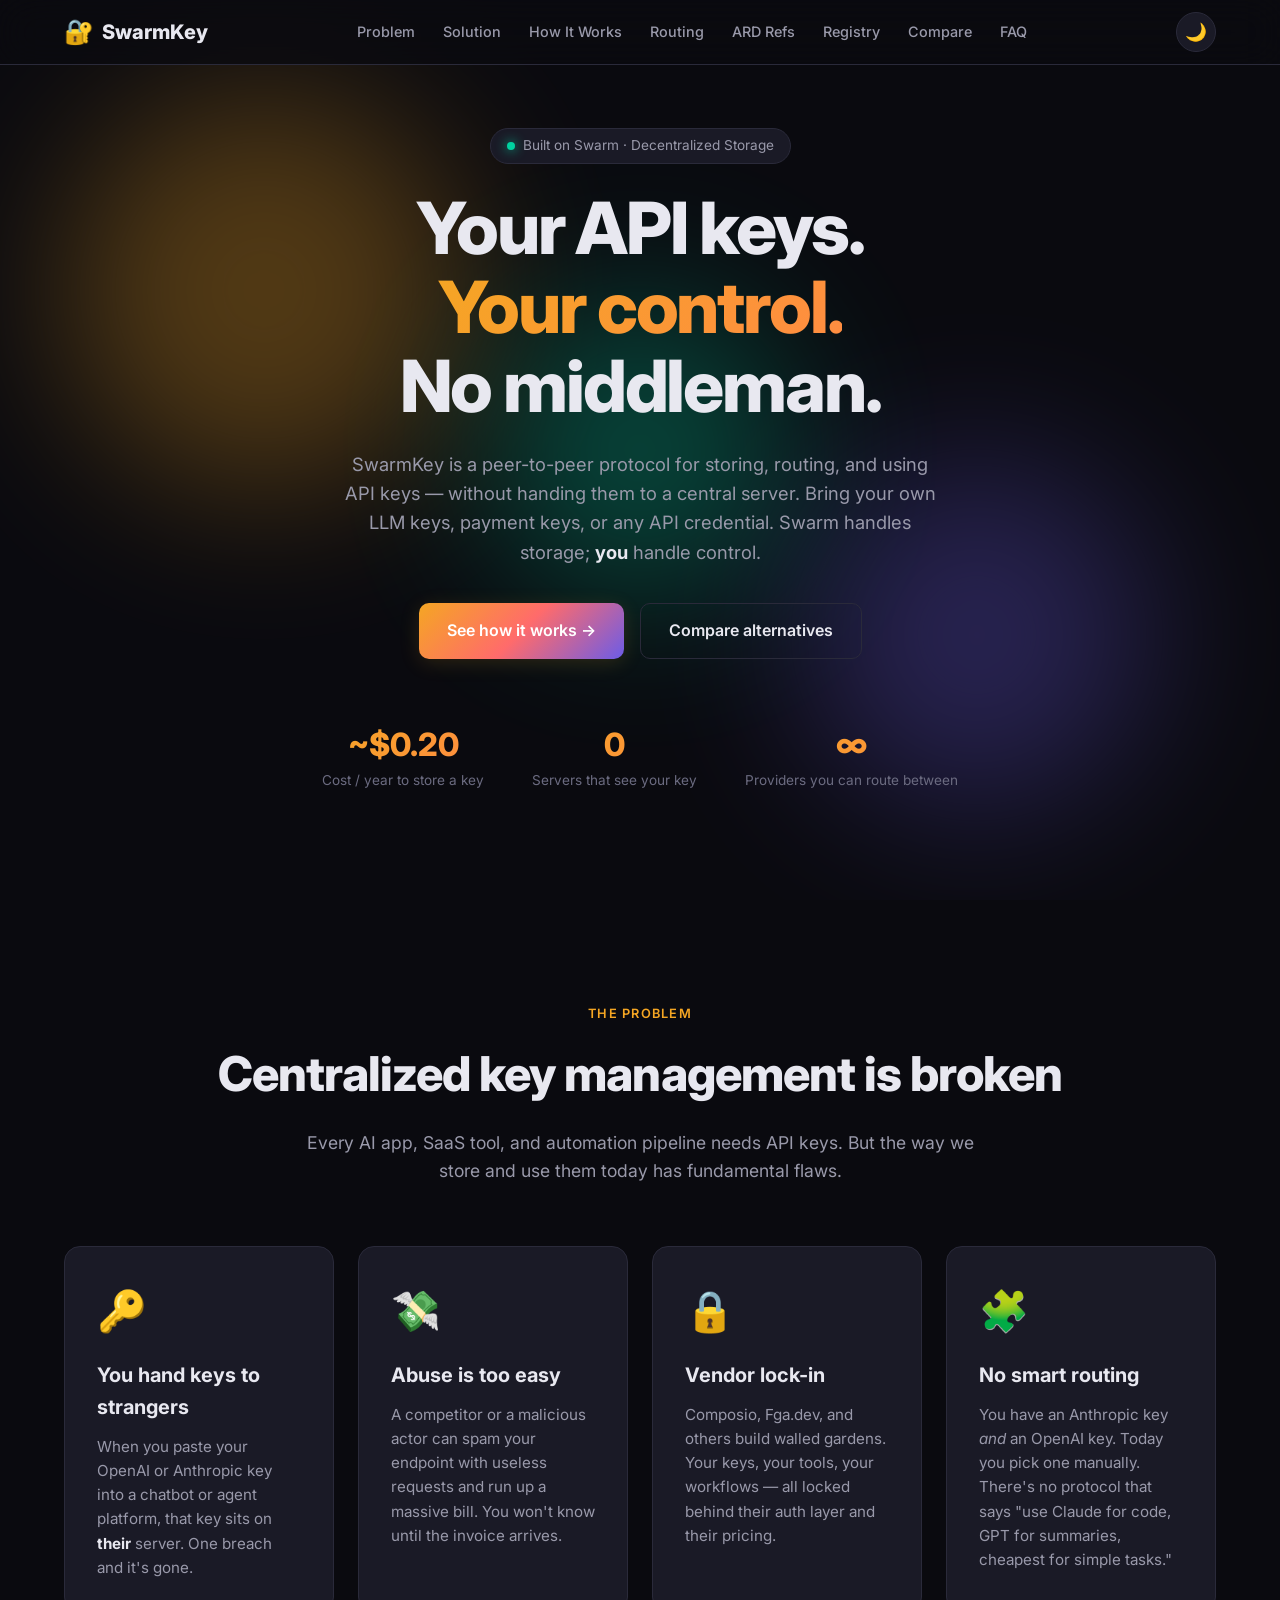
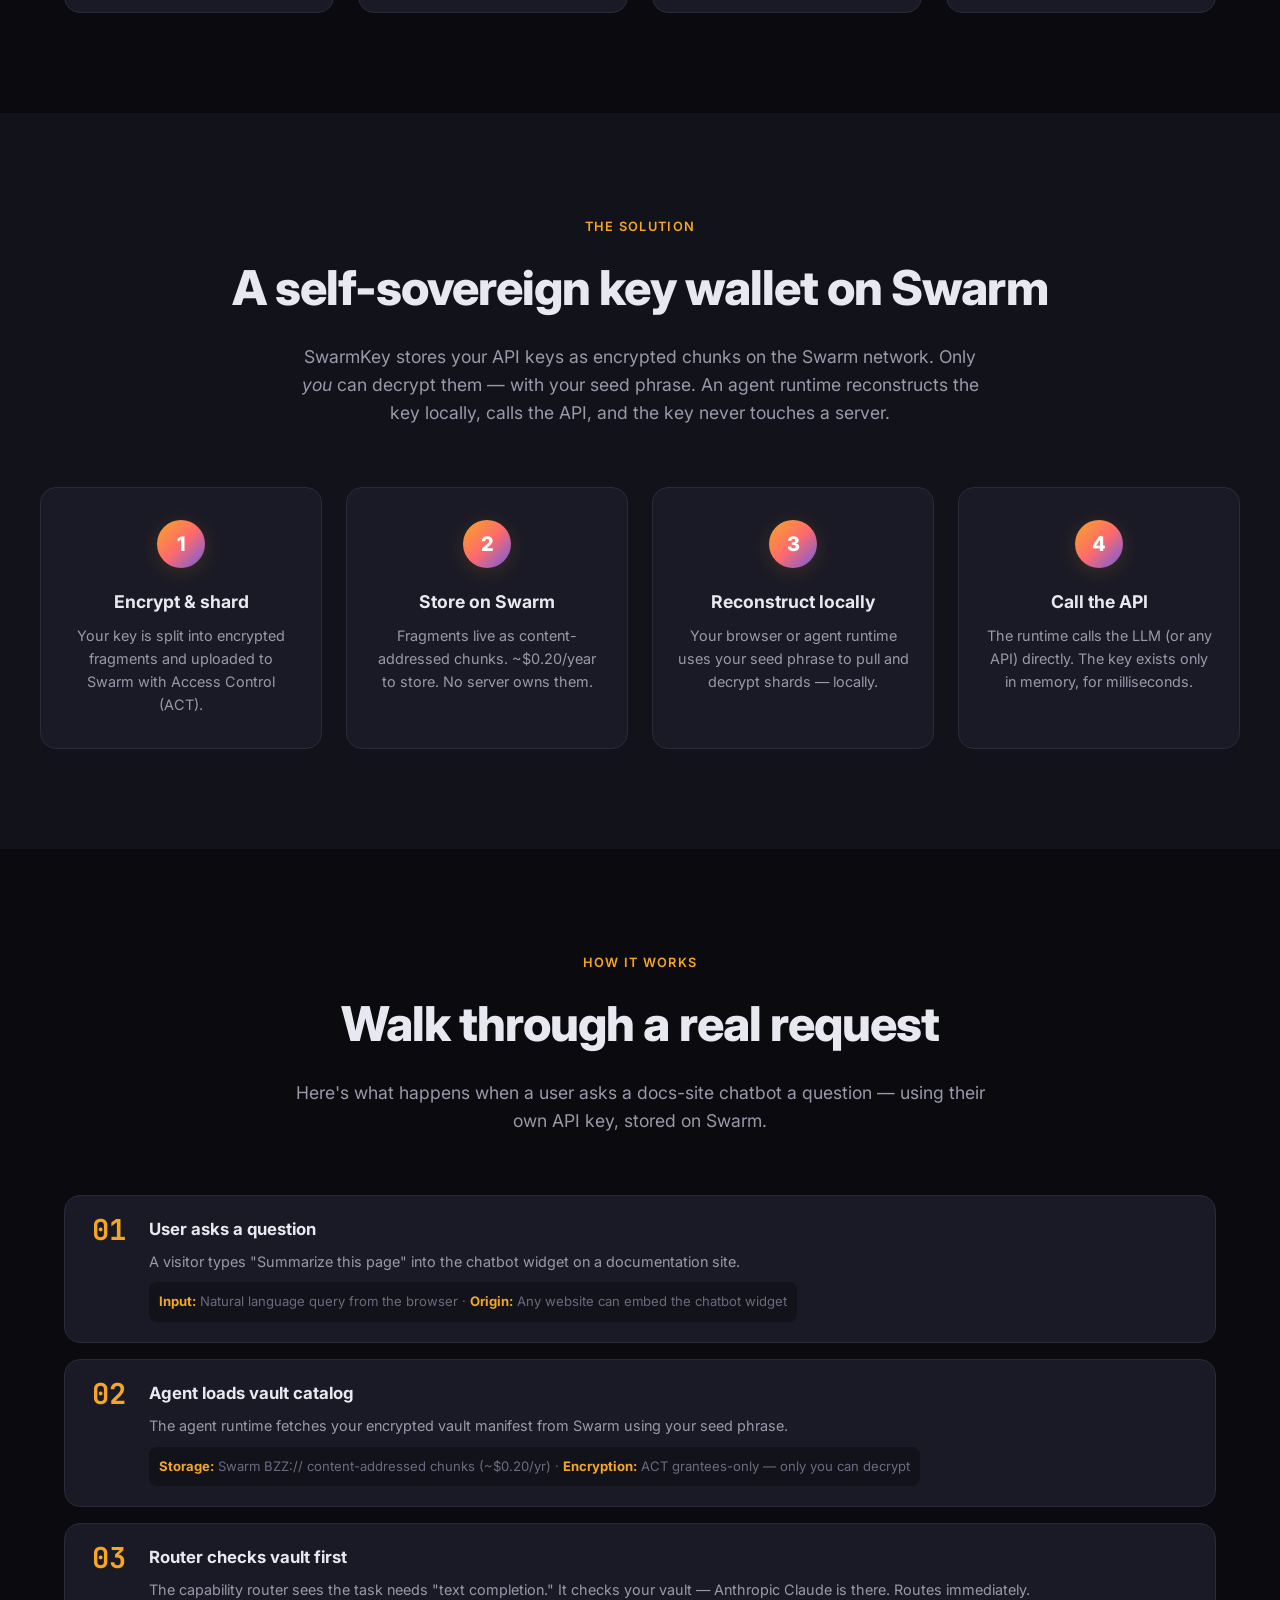
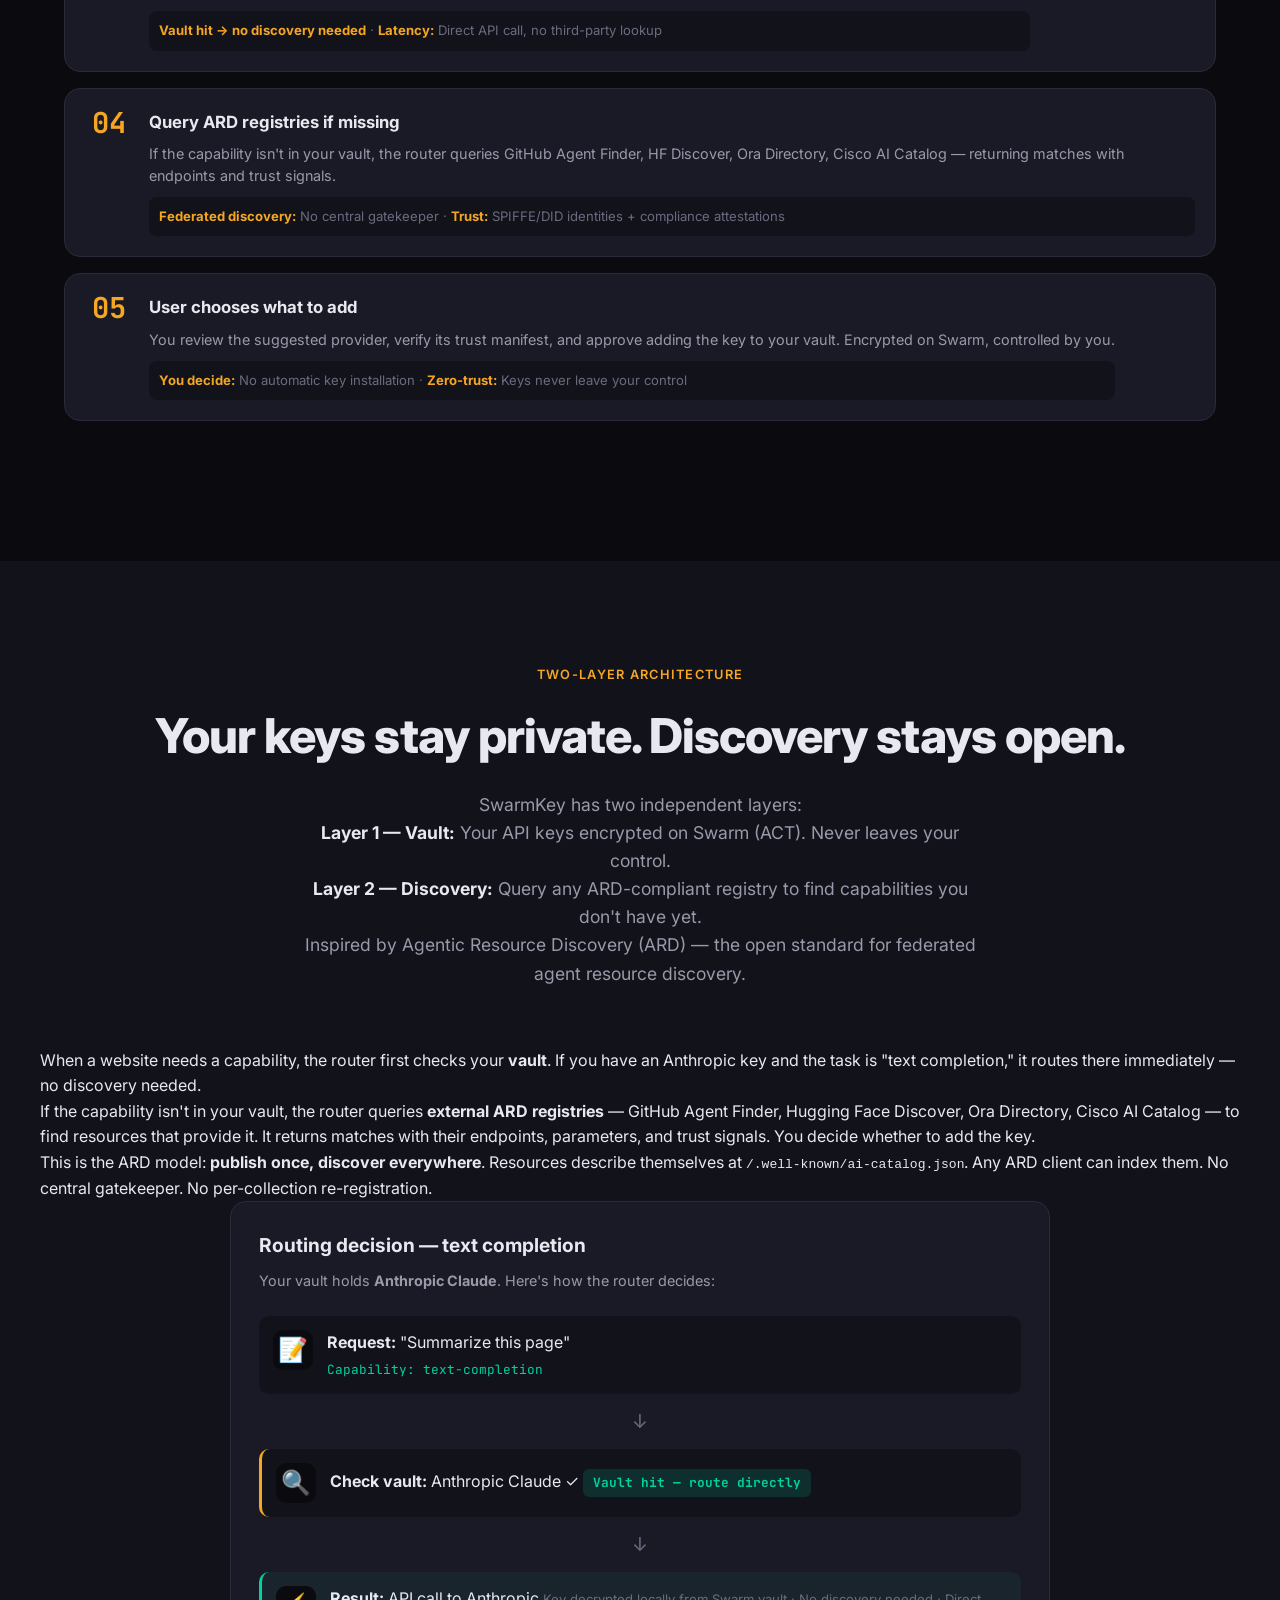
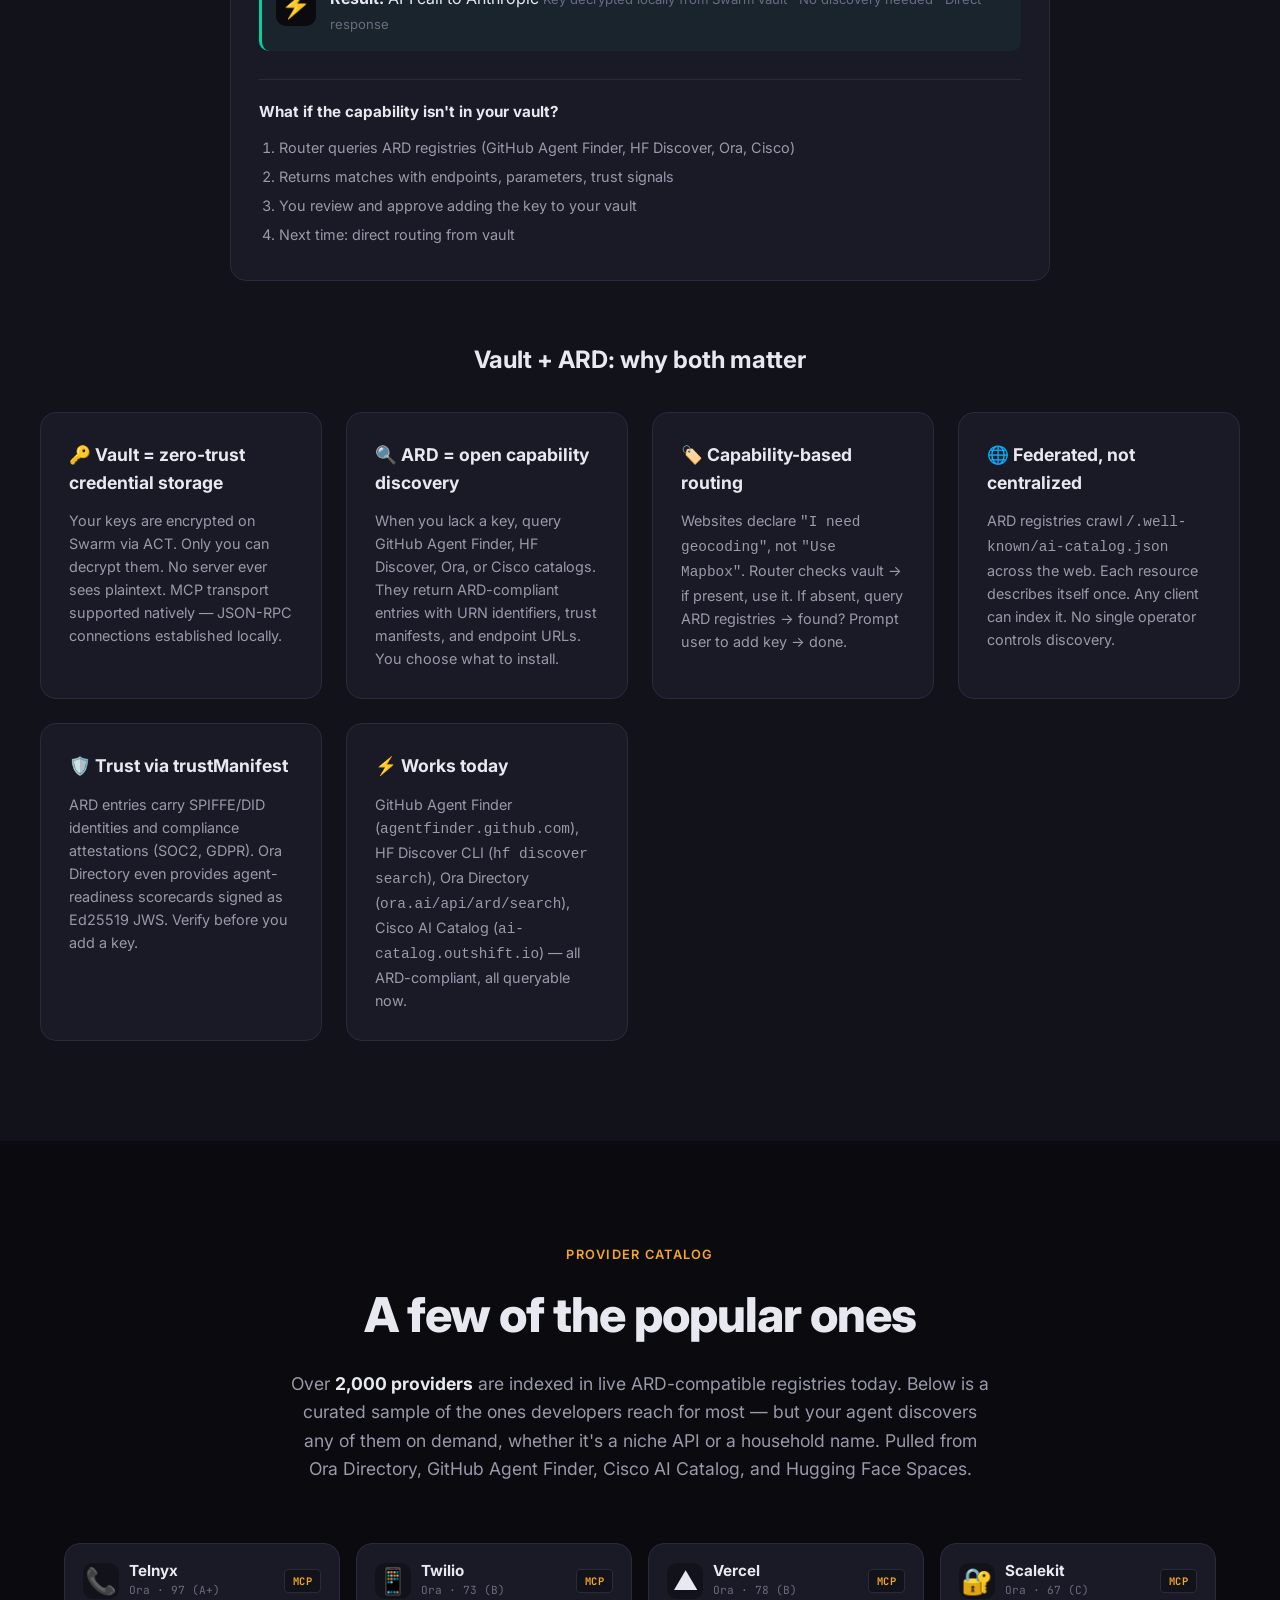
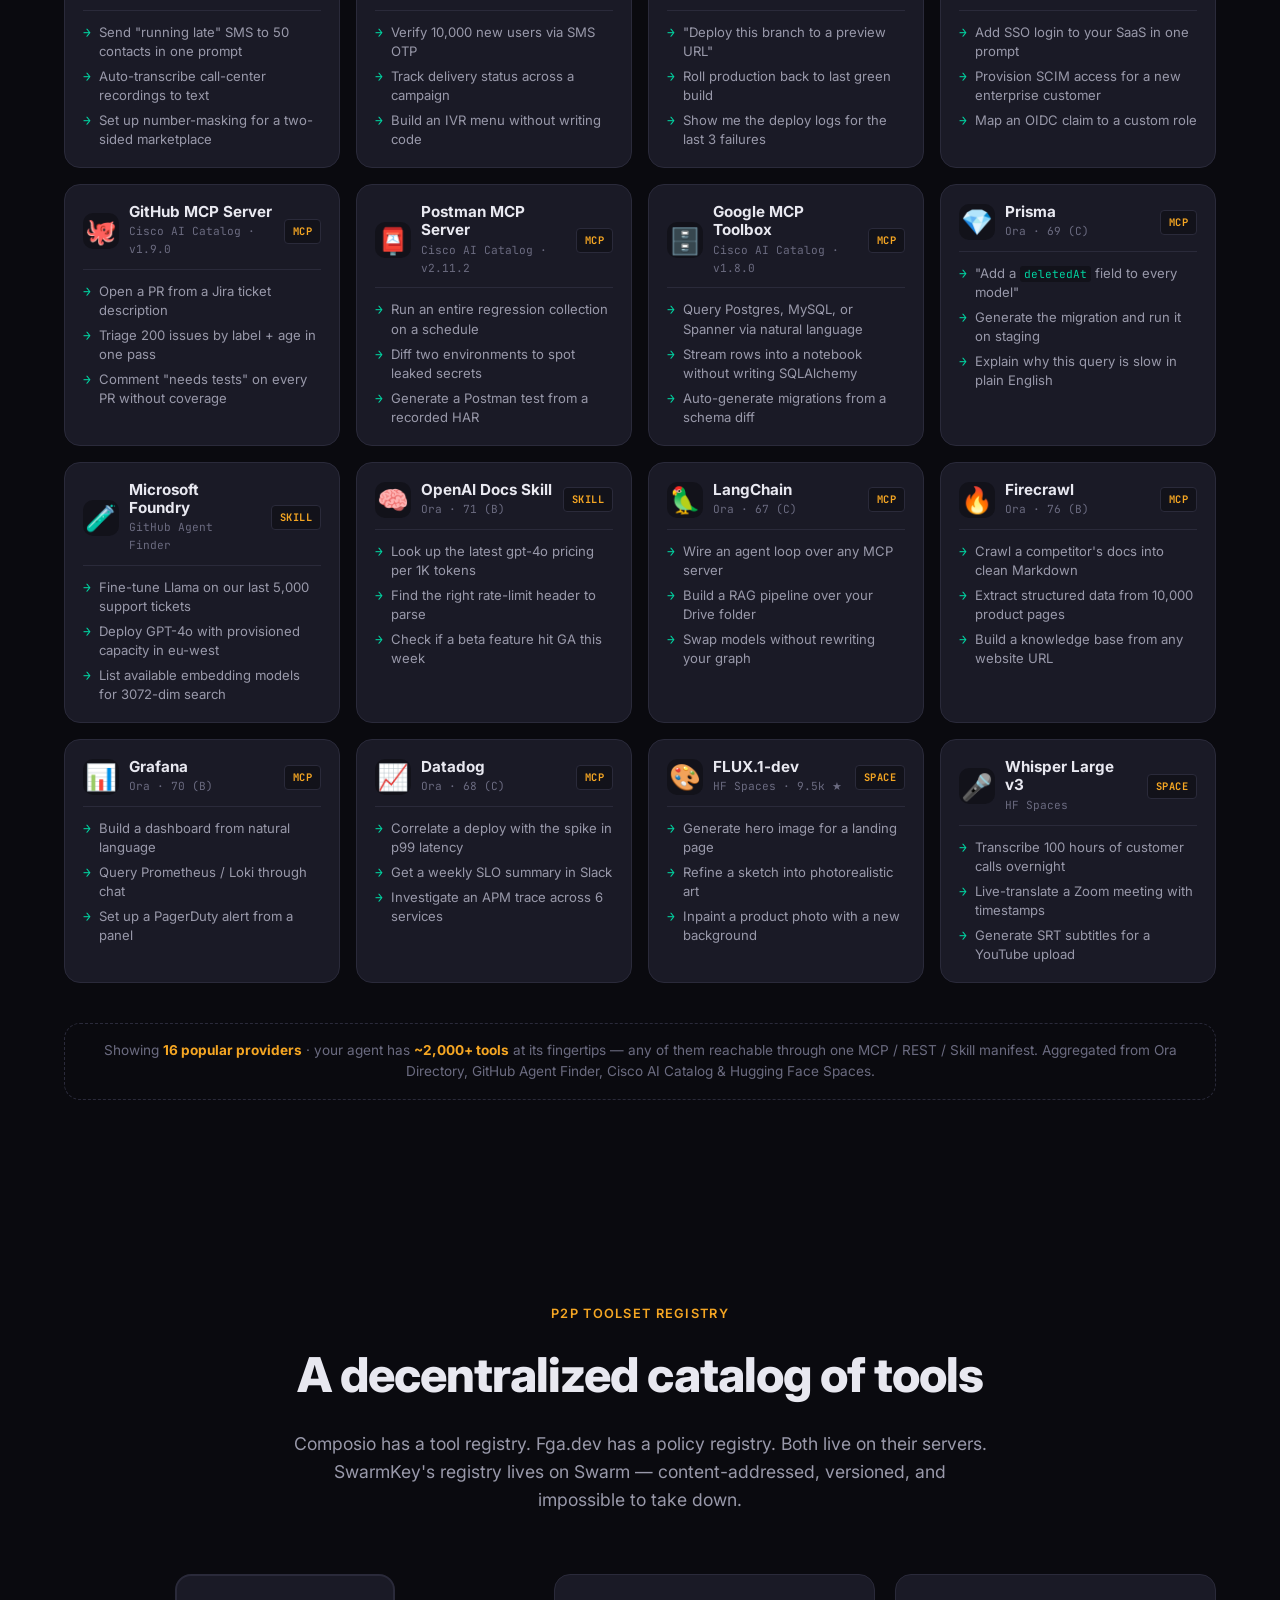
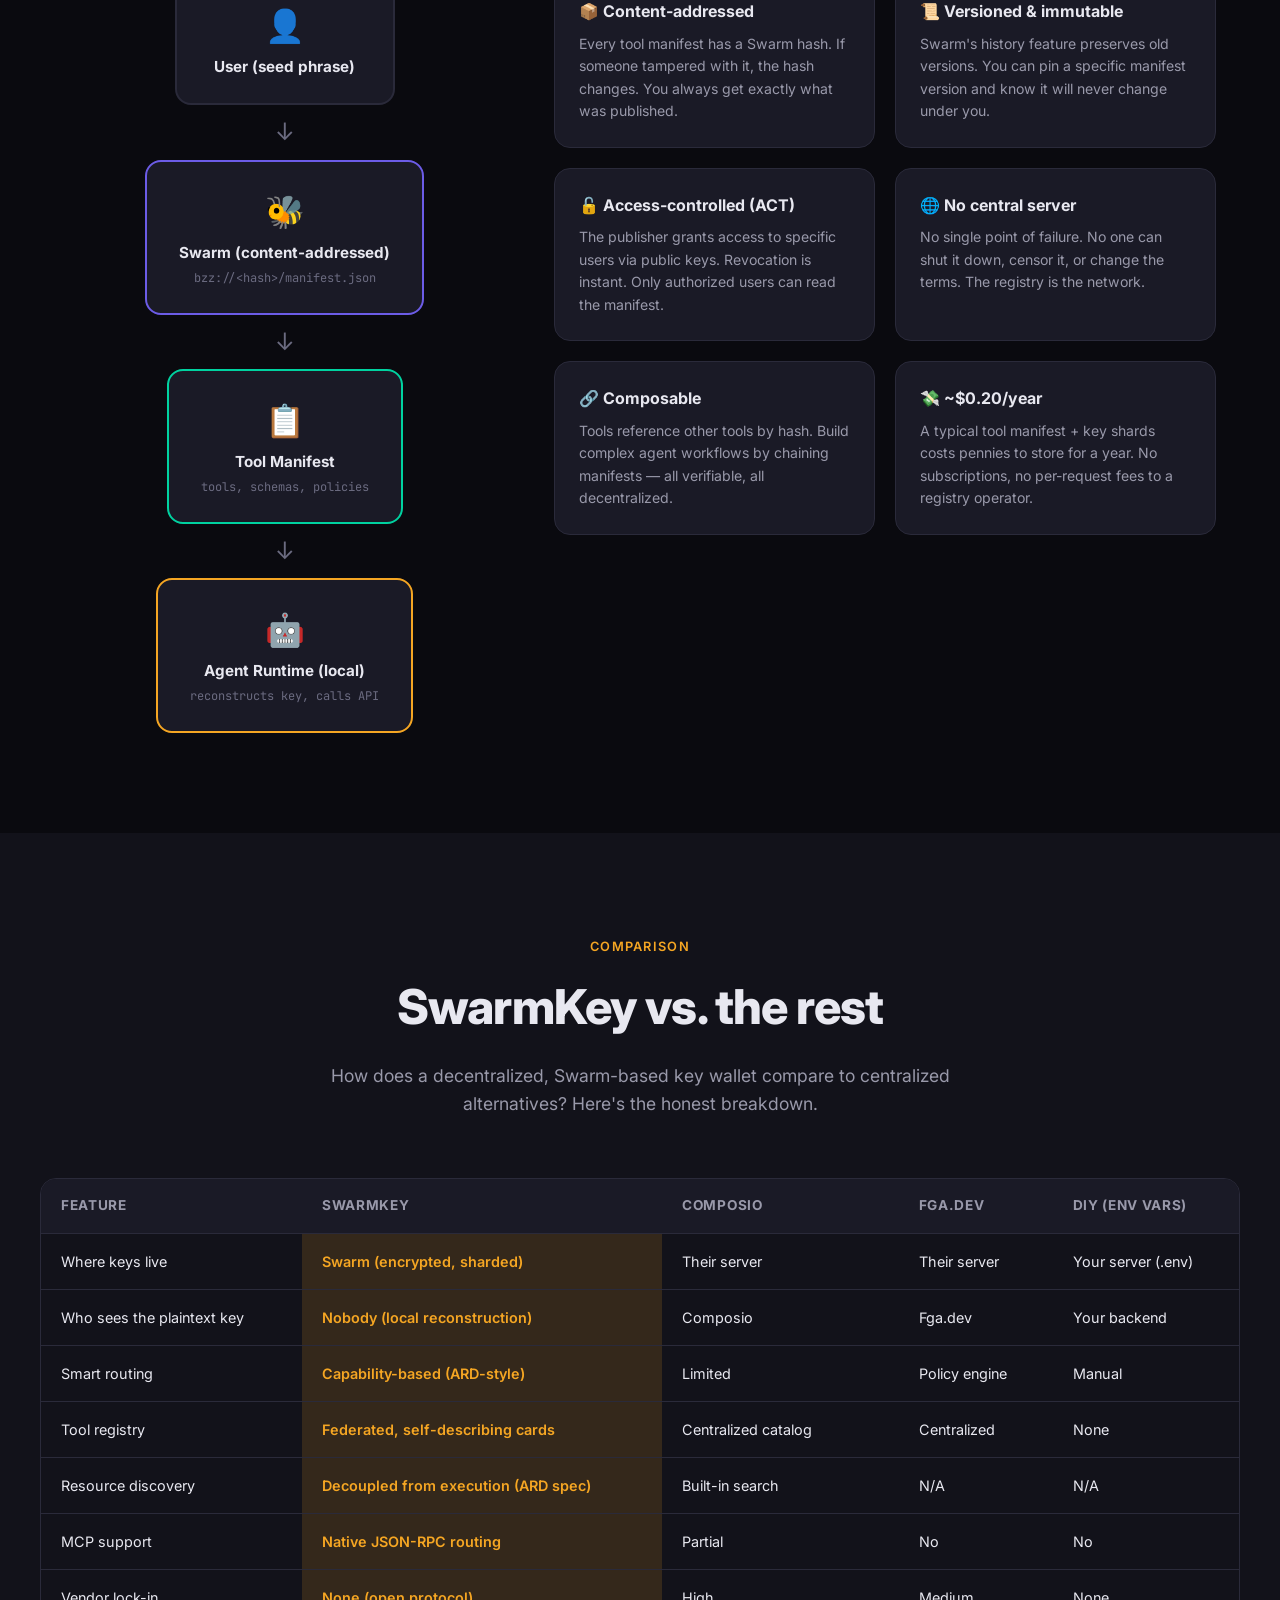
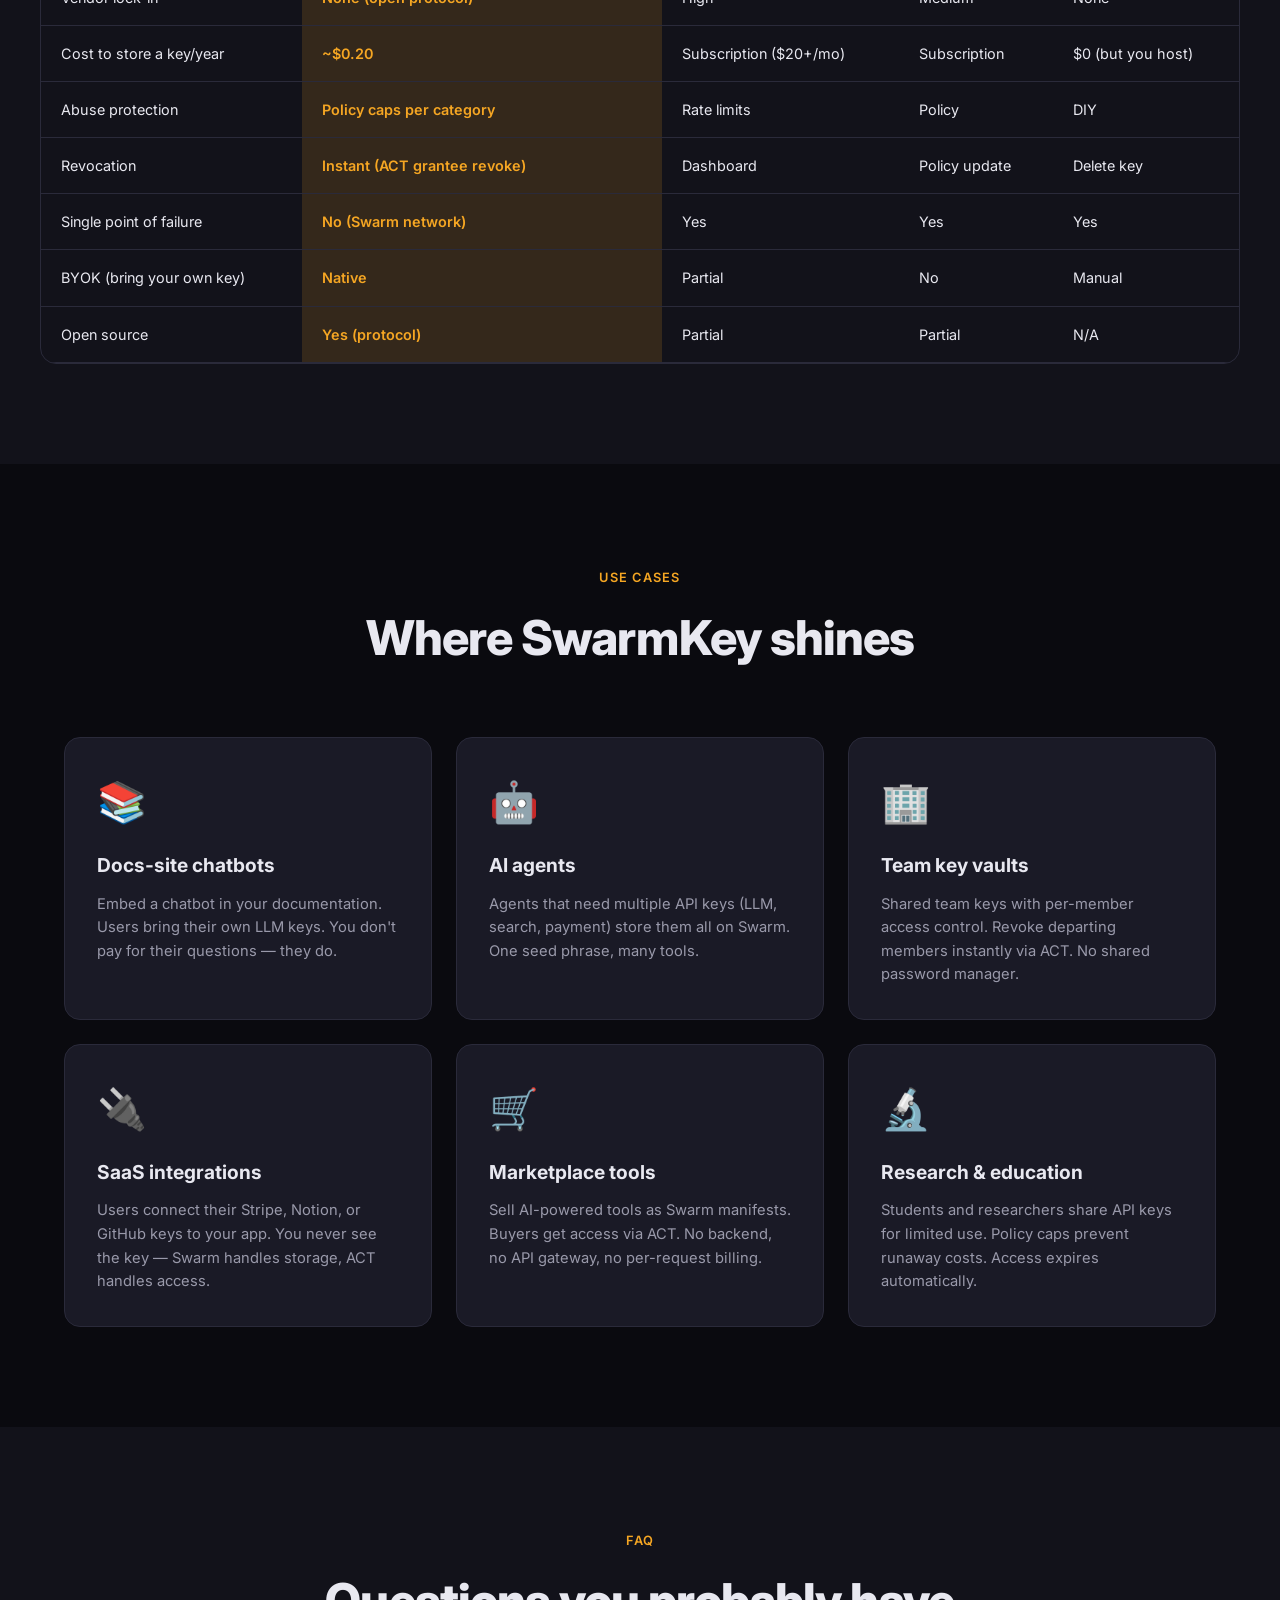
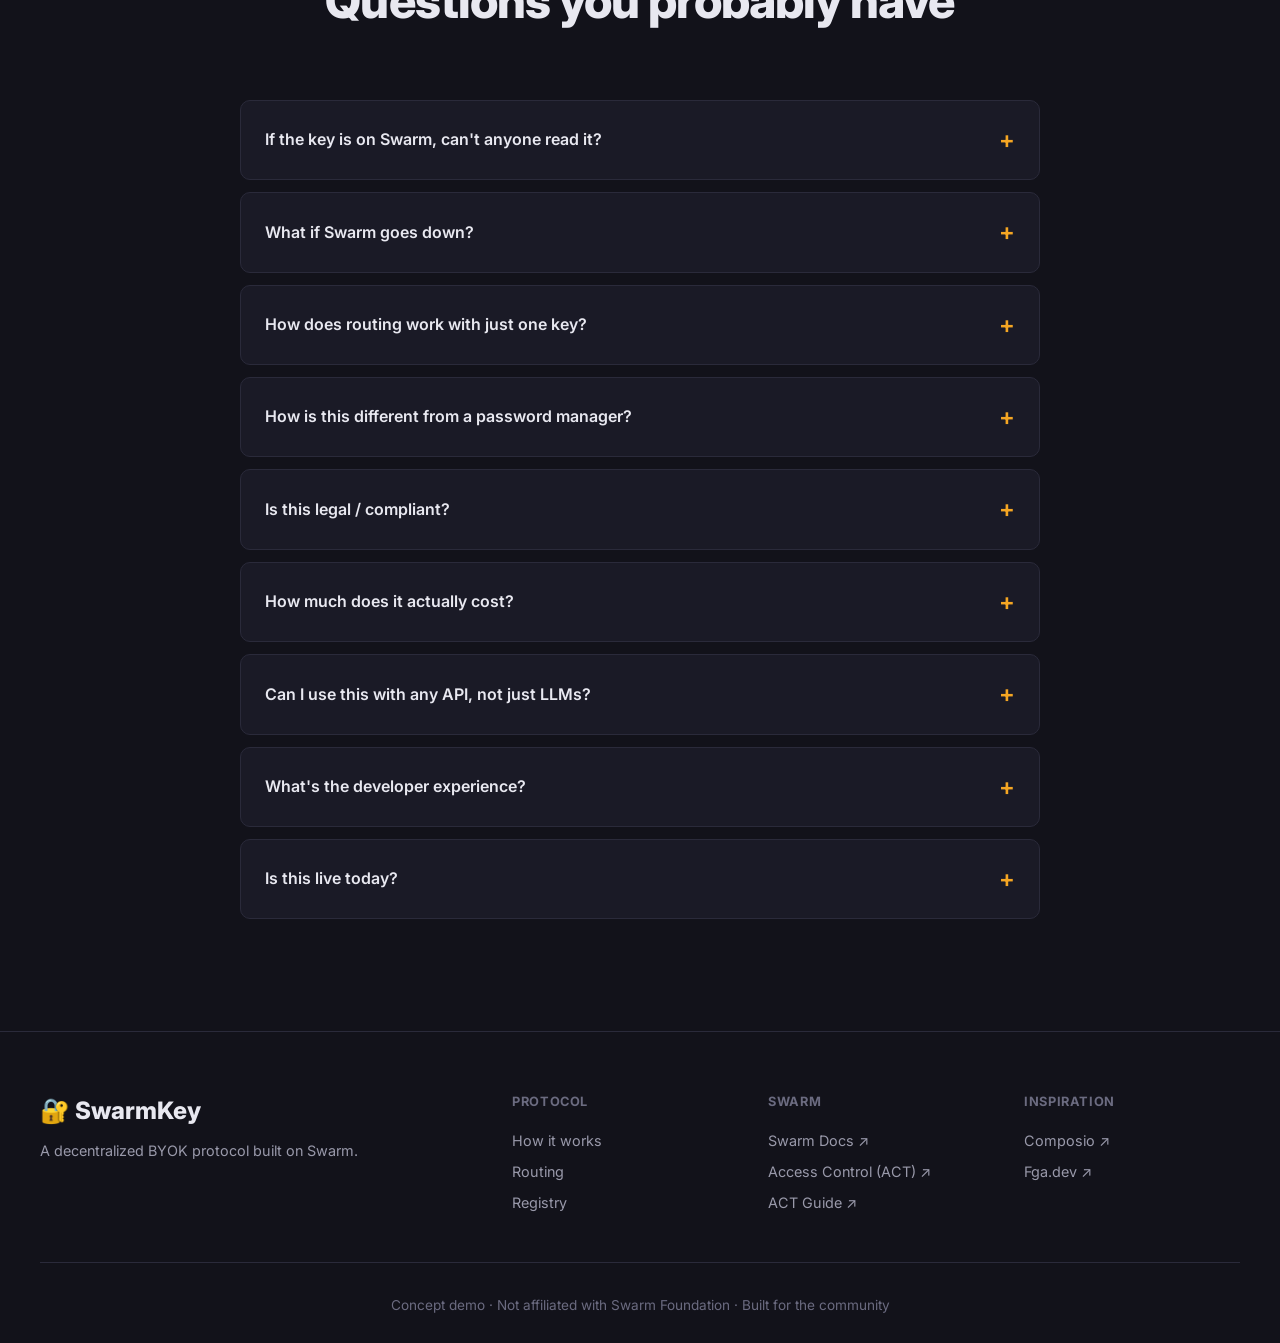
<file: index.html>
<!DOCTYPE html>
<html lang="en" data-theme="dark">
<head>
  <meta charset="UTF-8" />
  <meta name="viewport" content="width=device-width, initial-scale=1.0" />
  <title>SwarmKey Protocol — Decentralized BYOK API Key Wallet</title>
  <meta name="description" content="A peer-to-peer, self-sovereign API key wallet built on Swarm. Bring your own keys, route intelligently, and stay in control." />
  <link rel="preconnect" href="https://fonts.googleapis.com" />
  <link rel="preconnect" href="https://fonts.gstatic.com" crossorigin />
  <link href="https://fonts.googleapis.com/css2?family=Inter:wght@300;400;500;600;700;800&family=JetBrains+Mono:wght@400;500;600&display=swap" rel="stylesheet" />
  <link rel="stylesheet" href="assets/styles.css" />
</head>
<body>
  <!-- Nav -->
  <nav class="nav" id="nav">
    <div class="nav__inner">
      <a href="#" class="nav__logo">
        <span class="nav__logo-icon">🔐</span>
        <span class="nav__logo-text">SwarmKey</span>
      </a>
      <div class="nav__links">
        <a href="#problem">Problem</a>
        <a href="#solution">Solution</a>
        <a href="#how">How It Works</a>
        <a href="#routing">Routing</a>
        <a href="#ardref">ARD Refs</a>
        <a href="#registry">Registry</a>
        <a href="#compare">Compare</a>
        <a href="#faq">FAQ</a>
      </div>
      <button class="nav__theme" id="themeToggle" aria-label="Toggle theme">
        <span class="nav__theme-icon">🌙</span>
      </button>
    </div>
  </nav>

  <!-- Hero -->
  <header class="hero">
    <div class="hero__bg">
      <div class="hero__orb hero__orb--1"></div>
      <div class="hero__orb hero__orb--2"></div>
      <div class="hero__orb hero__orb--3"></div>
    </div>
    <div class="hero__content">
      <div class="hero__badge">
        <span class="hero__badge-dot"></span>
        Built on Swarm · Decentralized Storage
      </div>
      <h1 class="hero__title">
        Your API keys.<br />
        <span class="hero__title-gradient">Your control.</span><br />
        No middleman.
      </h1>
      <p class="hero__subtitle">
        SwarmKey is a peer-to-peer protocol for storing, routing, and using API keys
        — without handing them to a central server. Bring your own LLM keys,
        payment keys, or any API credential. Swarm handles storage;
        <strong>you</strong> handle control.
      </p>
      <div class="hero__cta">
        <a href="#how" class="btn btn--primary">See how it works →</a>
        <a href="#compare" class="btn btn--ghost">Compare alternatives</a>
      </div>
      <div class="hero__stats">
        <div class="hero__stat">
          <div class="hero__stat-num">~$0.20</div>
          <div class="hero__stat-label">Cost / year to store a key</div>
        </div>
        <div class="hero__stat">
          <div class="hero__stat-num">0</div>
          <div class="hero__stat-label">Servers that see your key</div>
        </div>
        <div class="hero__stat">
          <div class="hero__stat-num">∞</div>
          <div class="hero__stat-label">Providers you can route between</div>
        </div>
      </div>
    </div>
  </header>

  <!-- Problem -->
  <section class="section" id="problem">
    <div class="section__header">
      <span class="section__eyebrow">The Problem</span>
      <h2 class="section__title">Centralized key management is broken</h2>
      <p class="section__lead">
        Every AI app, SaaS tool, and automation pipeline needs API keys.
        But the way we store and use them today has fundamental flaws.
      </p>
    </div>
    <div class="problem-grid">
      <div class="problem-card">
        <div class="problem-card__icon">🔑</div>
        <h3>You hand keys to strangers</h3>
        <p>
          When you paste your OpenAI or Anthropic key into a chatbot or agent platform,
          that key sits on <strong>their</strong> server. One breach and it's gone.
        </p>
      </div>
      <div class="problem-card">
        <div class="problem-card__icon">💸</div>
        <h3>Abuse is too easy</h3>
        <p>
          A competitor or a malicious actor can spam your endpoint with useless requests
          and run up a massive bill. You won't know until the invoice arrives.
        </p>
      </div>
      <div class="problem-card">
        <div class="problem-card__icon">🔒</div>
        <h3>Vendor lock-in</h3>
        <p>
          Composio, Fga.dev, and others build walled gardens. Your keys, your tools,
          your workflows — all locked behind their auth layer and their pricing.
        </p>
      </div>
      <div class="problem-card">
        <div class="problem-card__icon">🧩</div>
        <h3>No smart routing</h3>
        <p>
          You have an Anthropic key <em>and</em> an OpenAI key. Today you pick one manually.
          There's no protocol that says "use Claude for code, GPT for summaries,
          cheapest for simple tasks."
        </p>
      </div>
    </div>
  </section>

  <!-- Solution -->
  <section class="section section--alt" id="solution">
    <div class="section__header">
      <span class="section__eyebrow">The Solution</span>
      <h2 class="section__title">A self-sovereign key wallet on Swarm</h2>
      <p class="section__lead">
        SwarmKey stores your API keys as encrypted chunks on the Swarm network.
        Only <em>you</em> can decrypt them — with your seed phrase.
        An agent runtime reconstructs the key locally, calls the API, and the key
        never touches a server.
      </p>
    </div>
    <div class="solution-flow">
      <div class="solution-step">
        <div class="solution-step__num">1</div>
        <h3>Encrypt &amp; shard</h3>
        <p>Your key is split into encrypted fragments and uploaded to Swarm with Access Control (ACT).</p>
      </div>
      <div class="solution-step">
        <div class="solution-step__num">2</div>
        <h3>Store on Swarm</h3>
        <p>Fragments live as content-addressed chunks. ~$0.20/year to store. No server owns them.</p>
      </div>
      <div class="solution-step">
        <div class="solution-step__num">3</div>
        <h3>Reconstruct locally</h3>
        <p>Your browser or agent runtime uses your seed phrase to pull and decrypt shards — locally.</p>
      </div>
      <div class="solution-step">
        <div class="solution-step__num">4</div>
        <h3>Call the API</h3>
        <p>The runtime calls the LLM (or any API) directly. The key exists only in memory, for milliseconds.</p>
      </div>
    </div>
  </section>

  <!-- How It Works (static) -->
  <section class="section" id="how">
    <div class="section__header">
      <span class="section__eyebrow">How It Works</span>
      <h2 class="section__title">Walk through a real request</h2>
      <p class="section__lead">
        Here's what happens when a user asks a docs-site chatbot a question — using their own API key, stored on Swarm.
      </p>
    </div>
    <div class="steps-vertical">
      <div class="step-item">
        <div class="step-item__num">01</div>
        <div class="step-item__content">
          <h3>User asks a question</h3>
          <p>A visitor types "Summarize this page" into the chatbot widget on a documentation site.</p>
          <div class="step-item__meta"><strong>Input:</strong> Natural language query from the browser · <strong>Origin:</strong> Any website can embed the chatbot widget</div>
        </div>
      </div>

      <div class="step-item">
        <div class="step-item__num">02</div>
        <div class="step-item__content">
          <h3>Agent loads vault catalog</h3>
          <p>The agent runtime fetches your encrypted vault manifest from Swarm using your seed phrase.</p>
          <div class="step-item__meta"><strong>Storage:</strong> Swarm BZZ:// content-addressed chunks (~$0.20/yr) · <strong>Encryption:</strong> ACT grantees-only — only you can decrypt</div>
        </div>
      </div>

      <div class="step-item">
        <div class="step-item__num">03</div>
        <div class="step-item__content">
          <h3>Router checks vault first</h3>
          <p>The capability router sees the task needs "text completion." It checks your vault — Anthropic Claude is there. Routes immediately.</p>
          <div class="step-item__meta"><strong>Vault hit → no discovery needed</strong> · <strong>Latency:</strong> Direct API call, no third-party lookup</div>
        </div>
      </div>

      <div class="step-item">
        <div class="step-item__num">04</div>
        <div class="step-item__content">
          <h3>Query ARD registries if missing</h3>
          <p>If the capability isn't in your vault, the router queries GitHub Agent Finder, HF Discover, Ora Directory, Cisco AI Catalog — returning matches with endpoints and trust signals.</p>
          <div class="step-item__meta"><strong>Federated discovery:</strong> No central gatekeeper · <strong>Trust:</strong> SPIFFE/DID identities + compliance attestations</div>
        </div>
      </div>

      <div class="step-item">
        <div class="step-item__num">05</div>
        <div class="step-item__content">
          <h3>User chooses what to add</h3>
          <p>You review the suggested provider, verify its trust manifest, and approve adding the key to your vault. Encrypted on Swarm, controlled by you.</p>
          <div class="step-item__meta"><strong>You decide:</strong> No automatic key installation · <strong>Zero-trust:</strong> Keys never leave your control</div>
        </div>
      </div>
    </div>
  </section>

  <!-- Smart Request Routing -->
  <section class="section section--alt" id="routing">
    <div class="section__header">
      <span class="section__eyebrow">Two-Layer Architecture</span>
      <h2 class="section__title">Your keys stay private. Discovery stays open.</h2>
      <p class="section__lead">
        SwarmKey has two independent layers:<br />
        <strong>Layer 1 — Vault:</strong> Your API keys encrypted on Swarm (ACT). Never leaves your control.<br />
        <strong>Layer 2 — Discovery:</strong> Query any ARD-compliant registry to find capabilities you don't have yet.<br />
        Inspired by <a href="https://agenticresourcediscovery.org/" target="_blank" rel="noopener">Agentic Resource Discovery (ARD)</a> — the open standard for federated agent resource discovery.
      </p>
    </div>

    <div class="routing-explain">
      <div class="routing-explain__text">
        <p>
          When a website needs a capability, the router first checks your <strong>vault</strong>. If you have an Anthropic key and the task is "text completion," it routes there immediately — no discovery needed.
        </p>
        <p>
          If the capability isn't in your vault, the router queries <strong>external ARD registries</strong> — GitHub Agent Finder, Hugging Face Discover, Ora Directory, Cisco AI Catalog — to find resources that provide it. It returns matches with their endpoints, parameters, and trust signals. You decide whether to add the key.
        </p>
        <p>
          This is the ARD model: <strong>publish once, discover everywhere</strong>. Resources describe themselves at <code>/.well-known/ai-catalog.json</code>. Any ARD client can index them. No central gatekeeper. No per-collection re-registration.
        </p>
      </div>
    </div>

    <div class="routing-layout">
      <!-- Static routing example -->
      <div class="routing-demo-static">
        <h3>Routing decision — text completion</h3>
        <p class="routing-demo-static__hint">Your vault holds <strong>Anthropic Claude</strong>. Here's how the router decides:</p>

        <div class="routing-flow">
          <div class="routing-flow__step">
            <span class="routing-flow__icon">📝</span>
            <div class="routing-flow__content">
              <strong>Request:</strong> "Summarize this page"
              <span class="routing-flow__capability">Capability: text-completion</span>
            </div>
          </div>

          <div class="routing-flow__arrow">↓</div>

          <div class="routing-flow__step routing-flow__step--check">
            <span class="routing-flow__icon">🔍</span>
            <div class="routing-flow__content">
              <strong>Check vault:</strong> Anthropic Claude ✓
              <span class="routing-flow__result routing-flow__result--hit">Vault hit — route directly</span>
            </div>
          </div>

          <div class="routing-flow__arrow">↓</div>

          <div class="routing-flow__step routing-flow__step--success">
            <span class="routing-flow__icon">⚡</span>
            <div class="routing-flow__content">
              <strong>Result:</strong> API call to Anthropic
              <span class="routing-flow__detail">Key decrypted locally from Swarm vault · No discovery needed · Direct response</span>
            </div>
          </div>
        </div>

        <div class="routing-alternative">
          <p><strong>What if the capability isn't in your vault?</strong></p>
          <ol class="routing-alternative__steps">
            <li>Router queries ARD registries (GitHub Agent Finder, HF Discover, Ora, Cisco)</li>
            <li>Returns matches with endpoints, parameters, trust signals</li>
            <li>You review and approve adding the key to your vault</li>
            <li>Next time: direct routing from vault</li>
          </ol>
        </div>
      </div>
    </div>

    <div class="routing-why">
      <h3>Vault + ARD: why both matter</h3>
      <div class="routing-why__grid">
        <div class="routing-why__card">
          <h4>🔑 Vault = zero-trust credential storage</h4>
          <p>Your keys are encrypted on Swarm via ACT. Only you can decrypt them. No server ever sees plaintext. MCP transport supported natively — JSON-RPC connections established locally.</p>
        </div>
        <div class="routing-why__card">
          <h4>🔍 ARD = open capability discovery</h4>
          <p>When you lack a key, query GitHub Agent Finder, HF Discover, Ora, or Cisco catalogs. They return ARD-compliant entries with URN identifiers, trust manifests, and endpoint URLs. You choose what to install.</p>
        </div>
        <div class="routing-why__card">
          <h4>🏷️ Capability-based routing</h4>
          <p>Websites declare <code>"I need geocoding"</code>, not <code>"Use Mapbox"</code>. Router checks vault → if present, use it. If absent, query ARD registries → found? Prompt user to add key → done.</p>
        </div>
        <div class="routing-why__card">
          <h4>🌐 Federated, not centralized</h4>
          <p>ARD registries crawl <code>/.well-known/ai-catalog.json</code> across the web. Each resource describes itself once. Any client can index it. No single operator controls discovery.</p>
        </div>
        <div class="routing-why__card">
          <h4>🛡️ Trust via trustManifest</h4>
          <p>ARD entries carry SPIFFE/DID identities and compliance attestations (SOC2, GDPR). Ora Directory even provides agent-readiness scorecards signed as Ed25519 JWS. Verify before you add a key.</p>
        </div>
        <div class="routing-why__card">
          <h4>⚡ Works today</h4>
          <p>GitHub Agent Finder (<code>agentfinder.github.com</code>), HF Discover CLI (<code>hf discover search</code>), Ora Directory (<code>ora.ai/api/ard/search</code>), Cisco AI Catalog (<code>ai-catalog.outshift.io</code>) — all ARD-compliant, all queryable now.</p>
        </div>
      </div>
    </div>
  </section>

<!-- ARD Provider Catalog -->
  <section class="section" id="ardref">
    <div class="section__header">
      <span class="section__eyebrow">Provider Catalog</span>
      <h2 class="section__title">A few of the popular ones</h2>
      <p class="section__lead">
        Over <strong>2,000 providers</strong> are indexed in live ARD-compatible registries today. Below is a curated sample of the ones developers reach for most &mdash; but your agent discovers any of them on demand, whether it's a niche API or a household name. Pulled from
        <a href="https://directory.ora.ai/" target="_blank" rel="noopener">Ora Directory</a>,
        <a href="https://agentfinder.github.com/" target="_blank" rel="noopener">GitHub Agent Finder</a>,
        <a href="https://ai-catalog.outshift.io/" target="_blank" rel="noopener">Cisco AI Catalog</a>, and
        <a href="https://huggingface.co/spaces" target="_blank" rel="noopener">Hugging Face Spaces</a>.
      </p>
    </div>

    <div class="provider-grid">

      <!-- ROW 1 — Communication & Deploy -->
      <article class="provider">
        <header class="provider__head">
          <span class="provider__icon">📞</span>
          <div>
            <h3 class="provider__name">Telnyx</h3>
            <span class="provider__src">Ora · 97 (A+)</span>
          </div>
          <span class="provider__type">MCP</span>
        </header>
        <ul class="provider__uses">
          <li>Send "running late" SMS to 50 contacts in one prompt</li>
          <li>Auto-transcribe call-center recordings to text</li>
          <li>Set up number-masking for a two-sided marketplace</li>
        </ul>
      </article>

      <article class="provider">
        <header class="provider__head">
          <span class="provider__icon">📱</span>
          <div>
            <h3 class="provider__name">Twilio</h3>
            <span class="provider__src">Ora · 73 (B)</span>
          </div>
          <span class="provider__type">MCP</span>
        </header>
        <ul class="provider__uses">
          <li>Verify 10,000 new users via SMS OTP</li>
          <li>Track delivery status across a campaign</li>
          <li>Build an IVR menu without writing code</li>
        </ul>
      </article>

      <article class="provider">
        <header class="provider__head">
          <span class="provider__icon">▲</span>
          <div>
            <h3 class="provider__name">Vercel</h3>
            <span class="provider__src">Ora · 78 (B)</span>
          </div>
          <span class="provider__type">MCP</span>
        </header>
        <ul class="provider__uses">
          <li>"Deploy this branch to a preview URL"</li>
          <li>Roll production back to last green build</li>
          <li>Show me the deploy logs for the last 3 failures</li>
        </ul>
      </article>

      <article class="provider">
        <header class="provider__head">
          <span class="provider__icon">🔐</span>
          <div>
            <h3 class="provider__name">Scalekit</h3>
            <span class="provider__src">Ora · 67 (C)</span>
          </div>
          <span class="provider__type">MCP</span>
        </header>
        <ul class="provider__uses">
          <li>Add SSO login to your SaaS in one prompt</li>
          <li>Provision SCIM access for a new enterprise customer</li>
          <li>Map an OIDC claim to a custom role</li>
        </ul>
      </article>

      <!-- ROW 2 — Code, Repos, Databases -->
      <article class="provider">
        <header class="provider__head">
          <span class="provider__icon">🐙</span>
          <div>
            <h3 class="provider__name">GitHub MCP Server</h3>
            <span class="provider__src">Cisco AI Catalog · v1.9.0</span>
          </div>
          <span class="provider__type">MCP</span>
        </header>
        <ul class="provider__uses">
          <li>Open a PR from a Jira ticket description</li>
          <li>Triage 200 issues by label + age in one pass</li>
          <li>Comment "needs tests" on every PR without coverage</li>
        </ul>
      </article>

      <article class="provider">
        <header class="provider__head">
          <span class="provider__icon">📮</span>
          <div>
            <h3 class="provider__name">Postman MCP Server</h3>
            <span class="provider__src">Cisco AI Catalog · v2.11.2</span>
          </div>
          <span class="provider__type">MCP</span>
        </header>
        <ul class="provider__uses">
          <li>Run an entire regression collection on a schedule</li>
          <li>Diff two environments to spot leaked secrets</li>
          <li>Generate a Postman test from a recorded HAR</li>
        </ul>
      </article>

      <article class="provider">
        <header class="provider__head">
          <span class="provider__icon">🗄️</span>
          <div>
            <h3 class="provider__name">Google MCP Toolbox</h3>
            <span class="provider__src">Cisco AI Catalog · v1.8.0</span>
          </div>
          <span class="provider__type">MCP</span>
        </header>
        <ul class="provider__uses">
          <li>Query Postgres, MySQL, or Spanner via natural language</li>
          <li>Stream rows into a notebook without writing SQLAlchemy</li>
          <li>Auto-generate migrations from a schema diff</li>
        </ul>
      </article>

      <article class="provider">
        <header class="provider__head">
          <span class="provider__icon">💎</span>
          <div>
            <h3 class="provider__name">Prisma</h3>
            <span class="provider__src">Ora · 69 (C)</span>
          </div>
          <span class="provider__type">MCP</span>
        </header>
        <ul class="provider__uses">
          <li>"Add a <code>deletedAt</code> field to every model"</li>
          <li>Generate the migration and run it on staging</li>
          <li>Explain why this query is slow in plain English</li>
        </ul>
      </article>

      <!-- ROW 3 — LLM & AI infra -->
      <article class="provider">
        <header class="provider__head">
          <span class="provider__icon">🧪</span>
          <div>
            <h3 class="provider__name">Microsoft Foundry</h3>
            <span class="provider__src">GitHub Agent Finder</span>
          </div>
          <span class="provider__type">Skill</span>
        </header>
        <ul class="provider__uses">
          <li>Fine-tune Llama on our last 5,000 support tickets</li>
          <li>Deploy GPT-4o with provisioned capacity in eu-west</li>
          <li>List available embedding models for 3072-dim search</li>
        </ul>
      </article>

      <article class="provider">
        <header class="provider__head">
          <span class="provider__icon">🧠</span>
          <div>
            <h3 class="provider__name">OpenAI Docs Skill</h3>
            <span class="provider__src">Ora · 71 (B)</span>
          </div>
          <span class="provider__type">Skill</span>
        </header>
        <ul class="provider__uses">
          <li>Look up the latest gpt-4o pricing per 1K tokens</li>
          <li>Find the right rate-limit header to parse</li>
          <li>Check if a beta feature hit GA this week</li>
        </ul>
      </article>

      <article class="provider">
        <header class="provider__head">
          <span class="provider__icon">🦜</span>
          <div>
            <h3 class="provider__name">LangChain</h3>
            <span class="provider__src">Ora · 67 (C)</span>
          </div>
          <span class="provider__type">MCP</span>
        </header>
        <ul class="provider__uses">
          <li>Wire an agent loop over any MCP server</li>
          <li>Build a RAG pipeline over your Drive folder</li>
          <li>Swap models without rewriting your graph</li>
        </ul>
      </article>

      <article class="provider">
        <header class="provider__head">
          <span class="provider__icon">🔥</span>
          <div>
            <h3 class="provider__name">Firecrawl</h3>
            <span class="provider__src">Ora · 76 (B)</span>
          </div>
          <span class="provider__type">MCP</span>
        </header>
        <ul class="provider__uses">
          <li>Crawl a competitor's docs into clean Markdown</li>
          <li>Extract structured data from 10,000 product pages</li>
          <li>Build a knowledge base from any website URL</li>
        </ul>
      </article>

      <!-- ROW 4 — Observability & Media -->
      <article class="provider">
        <header class="provider__head">
          <span class="provider__icon">📊</span>
          <div>
            <h3 class="provider__name">Grafana</h3>
            <span class="provider__src">Ora · 70 (B)</span>
          </div>
          <span class="provider__type">MCP</span>
        </header>
        <ul class="provider__uses">
          <li>Build a dashboard from natural language</li>
          <li>Query Prometheus / Loki through chat</li>
          <li>Set up a PagerDuty alert from a panel</li>
        </ul>
      </article>

      <article class="provider">
        <header class="provider__head">
          <span class="provider__icon">📈</span>
          <div>
            <h3 class="provider__name">Datadog</h3>
            <span class="provider__src">Ora · 68 (C)</span>
          </div>
          <span class="provider__type">MCP</span>
        </header>
        <ul class="provider__uses">
          <li>Correlate a deploy with the spike in p99 latency</li>
          <li>Get a weekly SLO summary in Slack</li>
          <li>Investigate an APM trace across 6 services</li>
        </ul>
      </article>

      <article class="provider">
        <header class="provider__head">
          <span class="provider__icon">🎨</span>
          <div>
            <h3 class="provider__name">FLUX.1-dev</h3>
            <span class="provider__src">HF Spaces · 9.5k ★</span>
          </div>
          <span class="provider__type">Space</span>
        </header>
        <ul class="provider__uses">
          <li>Generate hero image for a landing page</li>
          <li>Refine a sketch into photorealistic art</li>
          <li>Inpaint a product photo with a new background</li>
        </ul>
      </article>

      <article class="provider">
        <header class="provider__head">
          <span class="provider__icon">🎤</span>
          <div>
            <h3 class="provider__name">Whisper Large v3</h3>
            <span class="provider__src">HF Spaces</span>
          </div>
          <span class="provider__type">Space</span>
        </header>
        <ul class="provider__uses">
          <li>Transcribe 100 hours of customer calls overnight</li>
          <li>Live-translate a Zoom meeting with timestamps</li>
          <li>Generate SRT subtitles for a YouTube upload</li>
        </ul>
      </article>

    </div>

    <div class="provider-grid__footer">
      <span>Showing <strong>16 popular providers</strong> &middot; your agent has <strong>~2,000+ tools</strong> at its fingertips &mdash; any of them reachable through one MCP / REST / Skill manifest. Aggregated from Ora Directory, GitHub Agent Finder, Cisco AI Catalog &amp; Hugging Face Spaces.</span>
    </div>
  </section>
  <!-- P2P Registry -->
  <section class="section" id="registry">
    <div class="section__header">
      <span class="section__eyebrow">P2P Toolset Registry</span>
      <h2 class="section__title">A decentralized catalog of tools</h2>
      <p class="section__lead">
        Composio has a tool registry. Fga.dev has a policy registry.
        Both live on their servers. SwarmKey's registry lives on Swarm —
        content-addressed, versioned, and impossible to take down.
      </p>
    </div>

    <div class="registry-layout">
      <div class="registry-diagram">
        <div class="registry-node registry-node--user">
          <span class="registry-node__icon">👤</span>
          <span class="registry-node__label">User (seed phrase)</span>
        </div>
        <div class="registry-arrow">↓</div>
        <div class="registry-node registry-node--swarm">
          <span class="registry-node__icon">🐝</span>
          <span class="registry-node__label">Swarm (content-addressed)</span>
          <span class="registry-node__sub">bzz://&lt;hash&gt;/manifest.json</span>
        </div>
        <div class="registry-arrow">↓</div>
        <div class="registry-node registry-node--manifest">
          <span class="registry-node__icon">📋</span>
          <span class="registry-node__label">Tool Manifest</span>
          <span class="registry-node__sub">tools, schemas, policies</span>
        </div>
        <div class="registry-arrow">↓</div>
        <div class="registry-node registry-node--agent">
          <span class="registry-node__icon">🤖</span>
          <span class="registry-node__label">Agent Runtime (local)</span>
          <span class="registry-node__sub">reconstructs key, calls API</span>
        </div>
      </div>

      <div class="registry-features">
        <div class="registry-feature">
          <h3>📦 Content-addressed</h3>
          <p>Every tool manifest has a Swarm hash. If someone tampered with it, the hash changes. You always get exactly what was published.</p>
        </div>
        <div class="registry-feature">
          <h3>📜 Versioned &amp; immutable</h3>
          <p>Swarm's history feature preserves old versions. You can pin a specific manifest version and know it will never change under you.</p>
        </div>
        <div class="registry-feature">
          <h3>🔓 Access-controlled (ACT)</h3>
          <p>The publisher grants access to specific users via public keys. Revocation is instant. Only authorized users can read the manifest.</p>
        </div>
        <div class="registry-feature">
          <h3>🌐 No central server</h3>
          <p>No single point of failure. No one can shut it down, censor it, or change the terms. The registry is the network.</p>
        </div>
        <div class="registry-feature">
          <h3>🔗 Composable</h3>
          <p>Tools reference other tools by hash. Build complex agent workflows by chaining manifests — all verifiable, all decentralized.</p>
        </div>
        <div class="registry-feature">
          <h3>💸 ~$0.20/year</h3>
          <p>A typical tool manifest + key shards costs pennies to store for a year. No subscriptions, no per-request fees to a registry operator.</p>
        </div>
      </div>
    </div>
  </section>

  <!-- Comparison -->
  <section class="section section--alt" id="compare">
    <div class="section__header">
      <span class="section__eyebrow">Comparison</span>
      <h2 class="section__title">SwarmKey vs. the rest</h2>
      <p class="section__lead">
        How does a decentralized, Swarm-based key wallet compare to centralized
        alternatives? Here's the honest breakdown.
      </p>
    </div>
    <div class="compare-table-wrap">
      <table class="compare-table">
        <thead>
          <tr>
            <th>Feature</th>
            <th class="compare-table__highlight">SwarmKey</th>
            <th>Composio</th>
            <th>Fga.dev</th>
            <th>DIY (env vars)</th>
          </tr>
        </thead>
        <tbody>
          <tr>
            <td>Where keys live</td>
            <td class="compare-table__highlight">Swarm (encrypted, sharded)</td>
            <td>Their server</td>
            <td>Their server</td>
            <td>Your server (.env)</td>
          </tr>
          <tr>
            <td>Who sees the plaintext key</td>
            <td class="compare-table__highlight">Nobody (local reconstruction)</td>
            <td>Composio</td>
            <td>Fga.dev</td>
            <td>Your backend</td>
          </tr>
          <tr>
            <td>Smart routing</td>
            <td class="compare-table__highlight">Capability-based (ARD-style)</td>
            <td>Limited</td>
            <td>Policy engine</td>
            <td>Manual</td>
          </tr>
          <tr>
            <td>Tool registry</td>
            <td class="compare-table__highlight">Federated, self-describing cards</td>
            <td>Centralized catalog</td>
            <td>Centralized</td>
            <td>None</td>
          </tr>
          <tr>
            <td>Resource discovery</td>
            <td class="compare-table__highlight">Decoupled from execution (ARD spec)</td>
            <td>Built-in search</td>
            <td>N/A</td>
            <td>N/A</td>
          </tr>
          <tr>
            <td>MCP support</td>
            <td class="compare-table__highlight">Native JSON-RPC routing</td>
            <td>Partial</td>
            <td>No</td>
            <td>No</td>
          </tr>
          <tr>
            <td>Vendor lock-in</td>
            <td class="compare-table__highlight">None (open protocol)</td>
            <td>High</td>
            <td>Medium</td>
            <td>None</td>
          </tr>
          <tr>
            <td>Cost to store a key/year</td>
            <td class="compare-table__highlight">~$0.20</td>
            <td>Subscription ($20+/mo)</td>
            <td>Subscription</td>
            <td>$0 (but you host)</td>
          </tr>
          <tr>
            <td>Abuse protection</td>
            <td class="compare-table__highlight">Policy caps per category</td>
            <td>Rate limits</td>
            <td>Policy</td>
            <td>DIY</td>
          </tr>
          <tr>
            <td>Revocation</td>
            <td class="compare-table__highlight">Instant (ACT grantee revoke)</td>
            <td>Dashboard</td>
            <td>Policy update</td>
            <td>Delete key</td>
          </tr>
          <tr>
            <td>Single point of failure</td>
            <td class="compare-table__highlight">No (Swarm network)</td>
            <td>Yes</td>
            <td>Yes</td>
            <td>Yes</td>
          </tr>
          <tr>
            <td>BYOK (bring your own key)</td>
            <td class="compare-table__highlight">Native</td>
            <td>Partial</td>
            <td>No</td>
            <td>Manual</td>
          </tr>
          <tr>
            <td>Open source</td>
            <td class="compare-table__highlight">Yes (protocol)</td>
            <td>Partial</td>
            <td>Partial</td>
            <td>N/A</td>
          </tr>
        </tbody>
      </table>
    </div>
  </section>

  <!-- Use Cases -->
  <section class="section" id="usecases">
    <div class="section__header">
      <span class="section__eyebrow">Use Cases</span>
      <h2 class="section__title">Where SwarmKey shines</h2>
    </div>
    <div class="usecase-grid">
      <div class="usecase-card">
        <div class="usecase-card__icon">📚</div>
        <h3>Docs-site chatbots</h3>
        <p>Embed a chatbot in your documentation. Users bring their own LLM keys. You don't pay for their questions — they do.</p>
      </div>
      <div class="usecase-card">
        <div class="usecase-card__icon">🤖</div>
        <h3>AI agents</h3>
        <p>Agents that need multiple API keys (LLM, search, payment) store them all on Swarm. One seed phrase, many tools.</p>
      </div>
      <div class="usecase-card">
        <div class="usecase-card__icon">🏢</div>
        <h3>Team key vaults</h3>
        <p>Shared team keys with per-member access control. Revoke departing members instantly via ACT. No shared password manager.</p>
      </div>
      <div class="usecase-card">
        <div class="usecase-card__icon">🔌</div>
        <h3>SaaS integrations</h3>
        <p>Users connect their Stripe, Notion, or GitHub keys to your app. You never see the key — Swarm handles storage, ACT handles access.</p>
      </div>
      <div class="usecase-card">
        <div class="usecase-card__icon">🛒</div>
        <h3>Marketplace tools</h3>
        <p>Sell AI-powered tools as Swarm manifests. Buyers get access via ACT. No backend, no API gateway, no per-request billing.</p>
      </div>
      <div class="usecase-card">
        <div class="usecase-card__icon">🔬</div>
        <h3>Research &amp; education</h3>
        <p>Students and researchers share API keys for limited use. Policy caps prevent runaway costs. Access expires automatically.</p>
      </div>
    </div>
  </section>

  <!-- FAQ -->
  <section class="section section--alt" id="faq">
    <div class="section__header">
      <span class="section__eyebrow">FAQ</span>
      <h2 class="section__title">Questions you probably have</h2>
    </div>
    <div class="faq-list">
      <details class="faq-item">
        <summary>If the key is on Swarm, can't anyone read it?</summary>
        <p>No. Keys are encrypted at the chunk level using Swarm's <strong>Access Control Trie (ACT)</strong>. Only grantees whose public keys are in the access list can decrypt. Even if someone downloads the chunk, they see only ciphertext.</p>
      </details>
      <details class="faq-item">
        <summary>What if Swarm goes down?</summary>
        <p>Swarm is a decentralized network of Bee nodes — there's no single server to go down. As long as nodes are online (and they are, incentivized by postage stamps), your data is reachable. You can also run your own Bee node for guaranteed availability.</p>
      </details>
      <details class="faq-item">
        <summary>How does routing work with just one key?</summary>
        <p>The router doesn't pick between providers — it picks the <strong>best model from your existing key's lineup</strong>. If you have an Anthropic key, it routes code tasks to sonnet-4 and simple chat to haiku. For tasks your LLM can't handle (maps, STT, image gen), it detects the gap and either suggests adding a specialized key or uses a workaround.</p>
      </details>
      <details class="faq-item">
        <summary>How is this different from a password manager?</summary>
        <p>Password managers (1Password, Bitwarden) store secrets on <em>their</em> servers or in a synced vault. SwarmKey stores them on a <strong>decentralized network</strong> with no central operator, and the agent runtime reconstructs keys locally at call time — no app ever holds the plaintext key in a database.</p>
      </details>
      <details class="faq-item">
        <summary>Is this legal / compliant?</summary>
        <p>SwarmKey is a protocol, not a service. It doesn't custody keys — the user does. From a GDPR perspective, the user controls their own data. From an API ToS perspective, the user is calling the API directly with their own key, which is the intended use.</p>
      </details>
      <details class="faq-item">
        <summary>How much does it actually cost?</summary>
        <p>Storing ~13 KB (a manifest + 3 key shards) for a year on Swarm costs roughly <strong>$0.20</strong> at current postage stamp rates. There are no per-request fees — you call the LLM API directly, paying the provider's normal rate.</p>
      </details>
      <details class="faq-item">
        <summary>Can I use this with any API, not just LLMs?</summary>
        <p>Yes. SwarmKey is API-agnostic. Any key or OAuth token — Stripe, GitHub, Notion, AWS — can be stored and routed. The policy manifest defines categories, so you can route "payment" to Stripe, "search" to Brave, and "code" to Claude.</p>
      </details>
      <details class="faq-item">
        <summary>What's the developer experience?</summary>
        <p>A simple SDK: <code>npm i @swarmkey/agent</code>. Provide your seed phrase, load a manifest by Swarm reference, and call <code>agent.run("Summarize this page")</code>. The SDK handles retrieval, decryption, routing, and the API call.</p>
      </details>
      <details class="faq-item">
        <summary>Is this live today?</summary>
        <p>This is a <strong>concept demo</strong> illustrating the protocol design. The Swarm infrastructure (ACT, postage stamps, Bee nodes) is live and production-ready. The SwarmKey SDK and reference implementation are the proposed next step.</p>
      </details>
    </div>
  </section>

  <!-- Footer -->
  <footer class="footer">
    <div class="footer__inner">
      <div class="footer__col">
        <div class="footer__logo">🔐 SwarmKey</div>
        <p class="footer__tagline">A decentralized BYOK protocol built on Swarm.</p>
      </div>
      <div class="footer__col">
        <h4>Protocol</h4>
        <a href="#how">How it works</a>
        <a href="#routing">Routing</a>
        <a href="#registry">Registry</a>
      </div>
      <div class="footer__col">
        <h4>Swarm</h4>
        <a href="https://docs.ethswarm.org" target="_blank" rel="noopener">Swarm Docs ↗</a>
        <a href="https://docs.ethswarm.org/docs/concepts/access-control" target="_blank" rel="noopener">Access Control (ACT) ↗</a>
        <a href="https://docs.ethswarm.org/docs/develop/act" target="_blank" rel="noopener">ACT Guide ↗</a>
      </div>
      <div class="footer__col">
        <h4>Inspiration</h4>
        <a href="https://github.com/composiohq/composio" target="_blank" rel="noopener">Composio ↗</a>
        <a href="https://docs.fga.dev/" target="_blank" rel="noopener">Fga.dev ↗</a>
      </div>
    </div>
    <div class="footer__bottom">
      <p>Concept demo · Not affiliated with Swarm Foundation · Built for the community</p>
    </div>
  </footer>

  <script src="assets/app.js"></script>
</body>
</html>
</file>
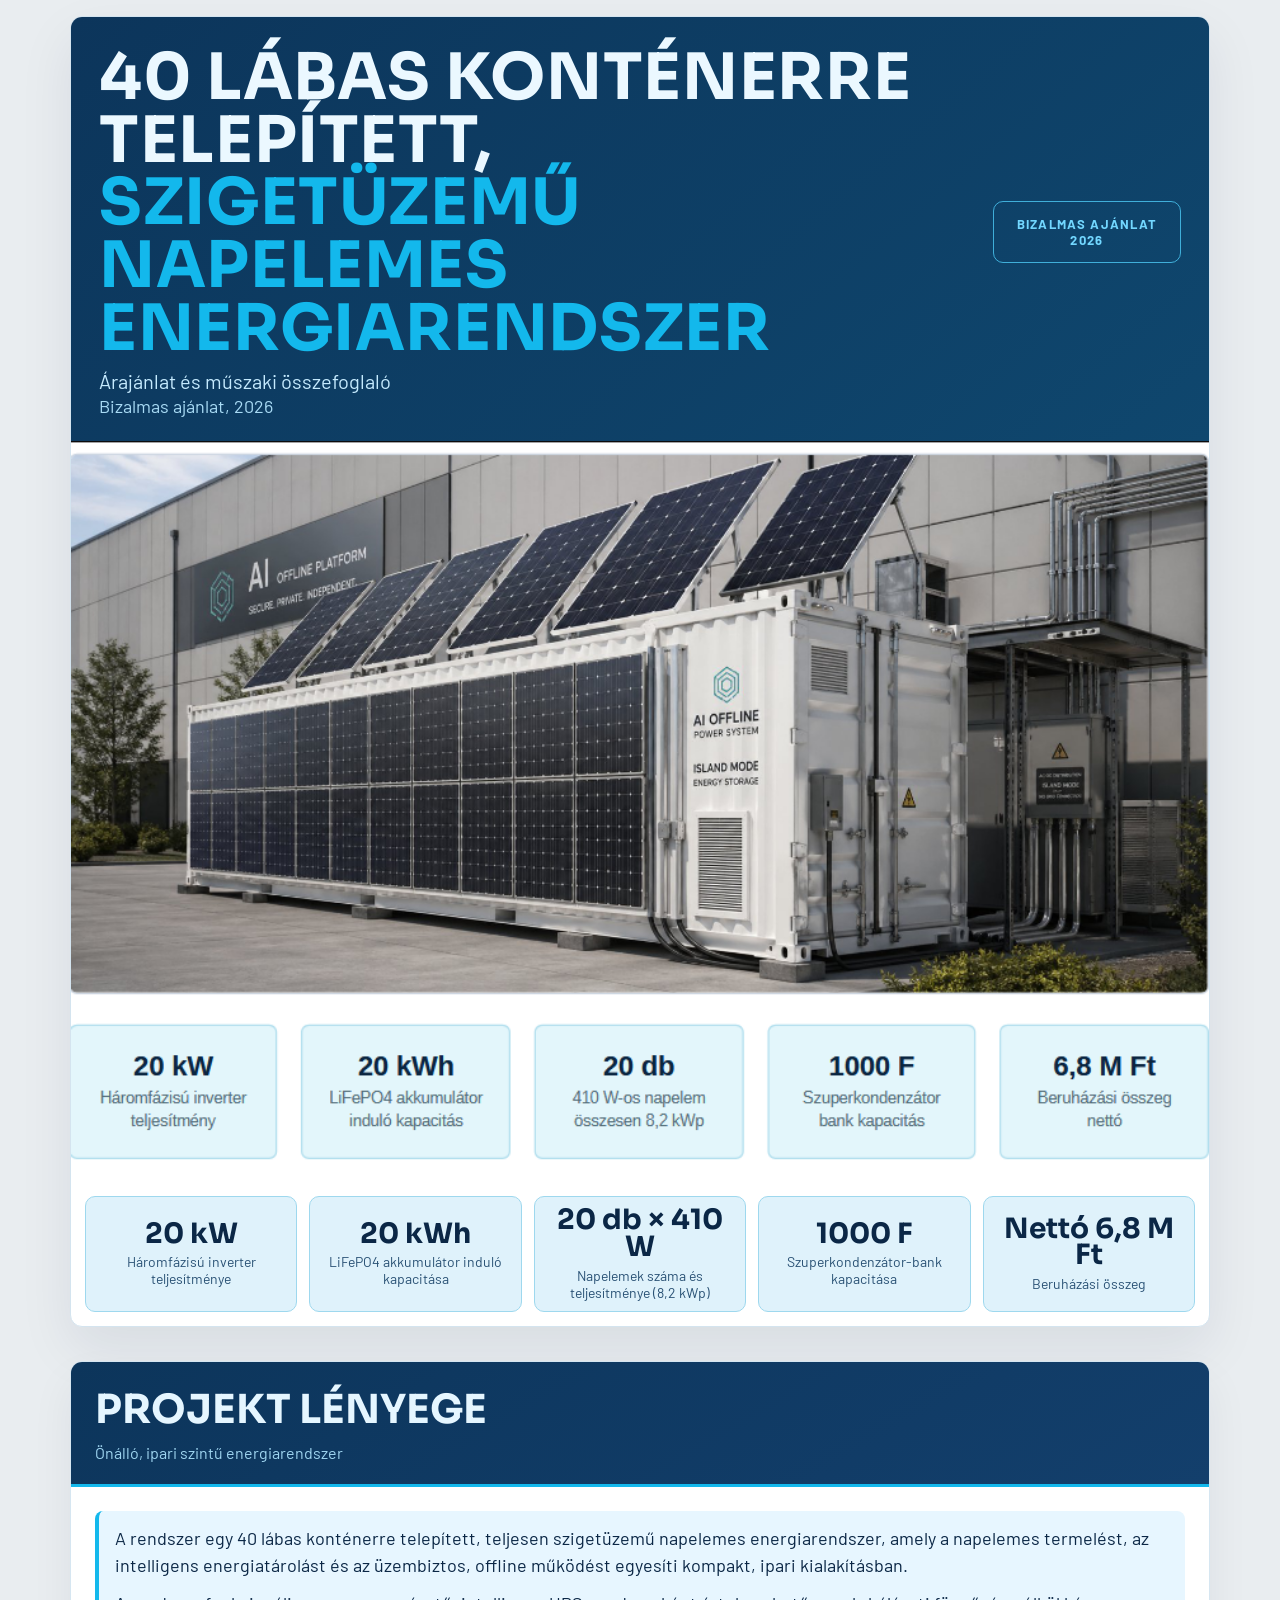
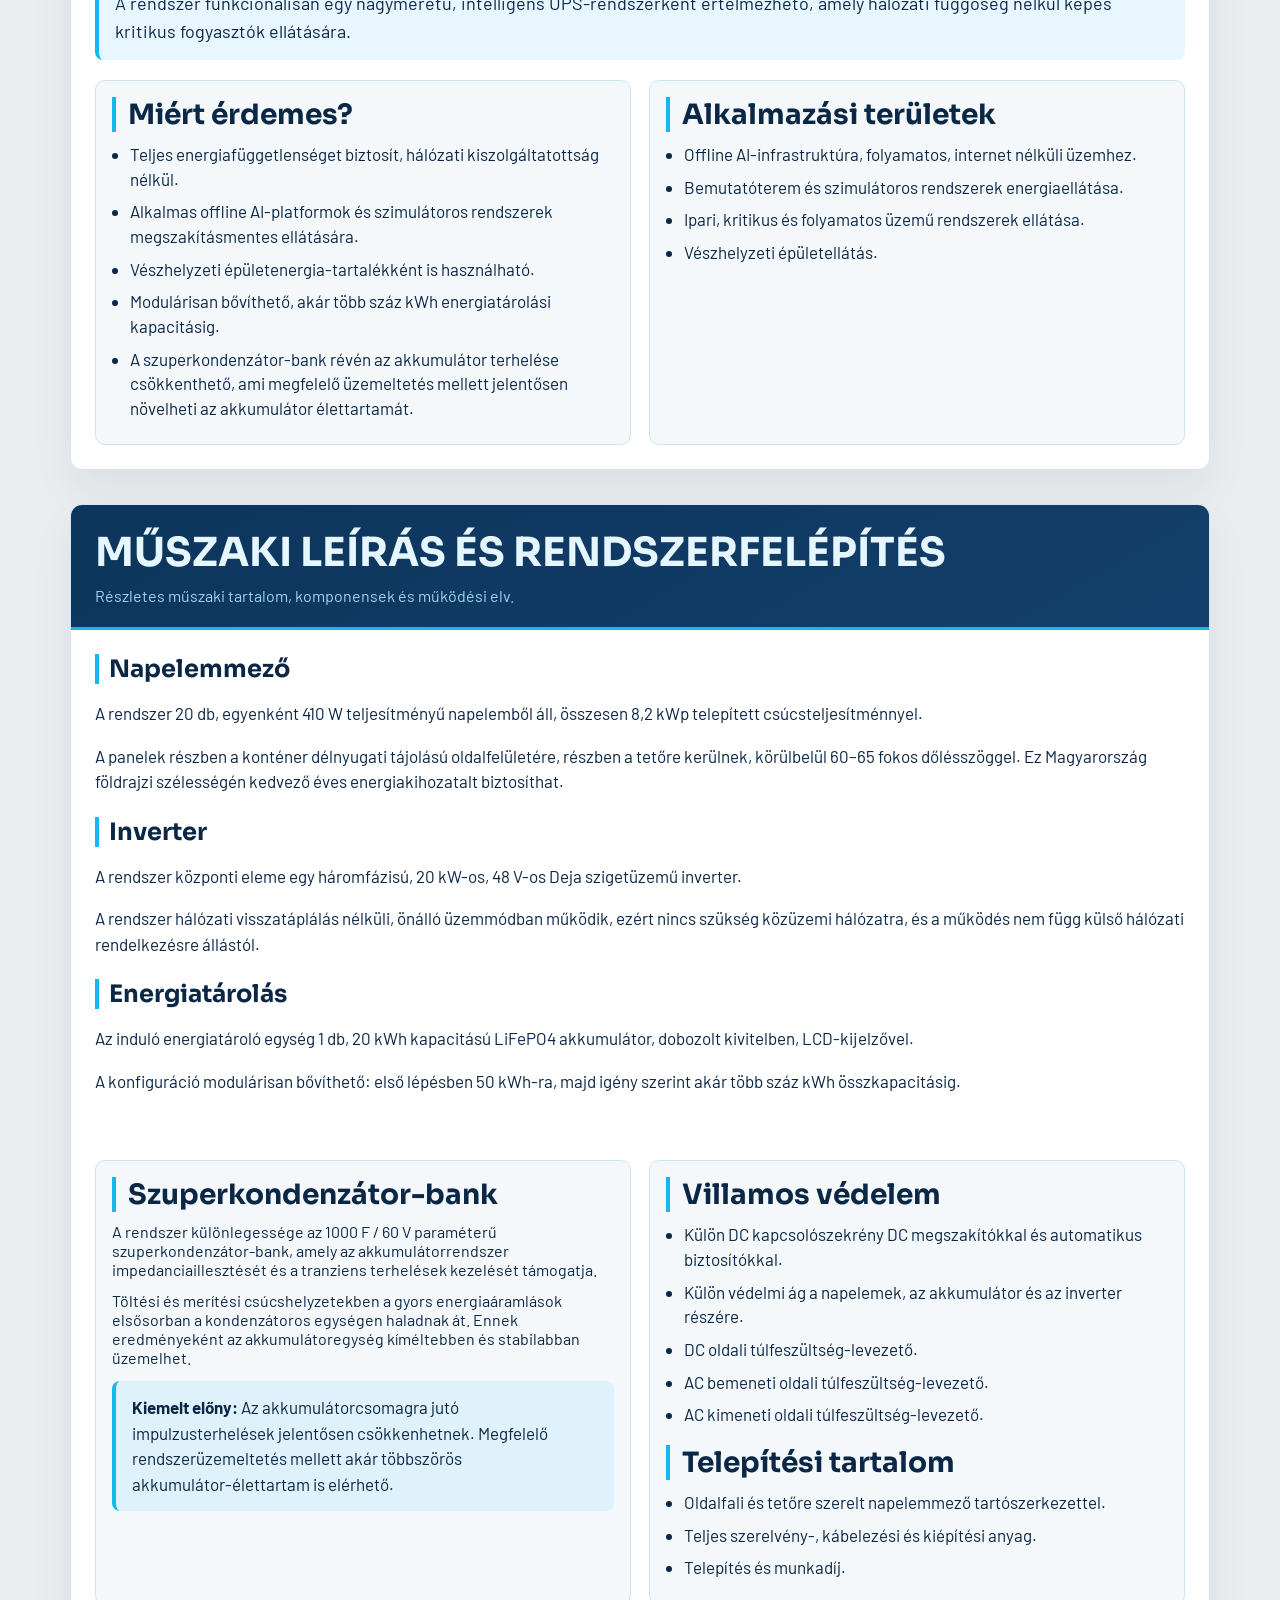
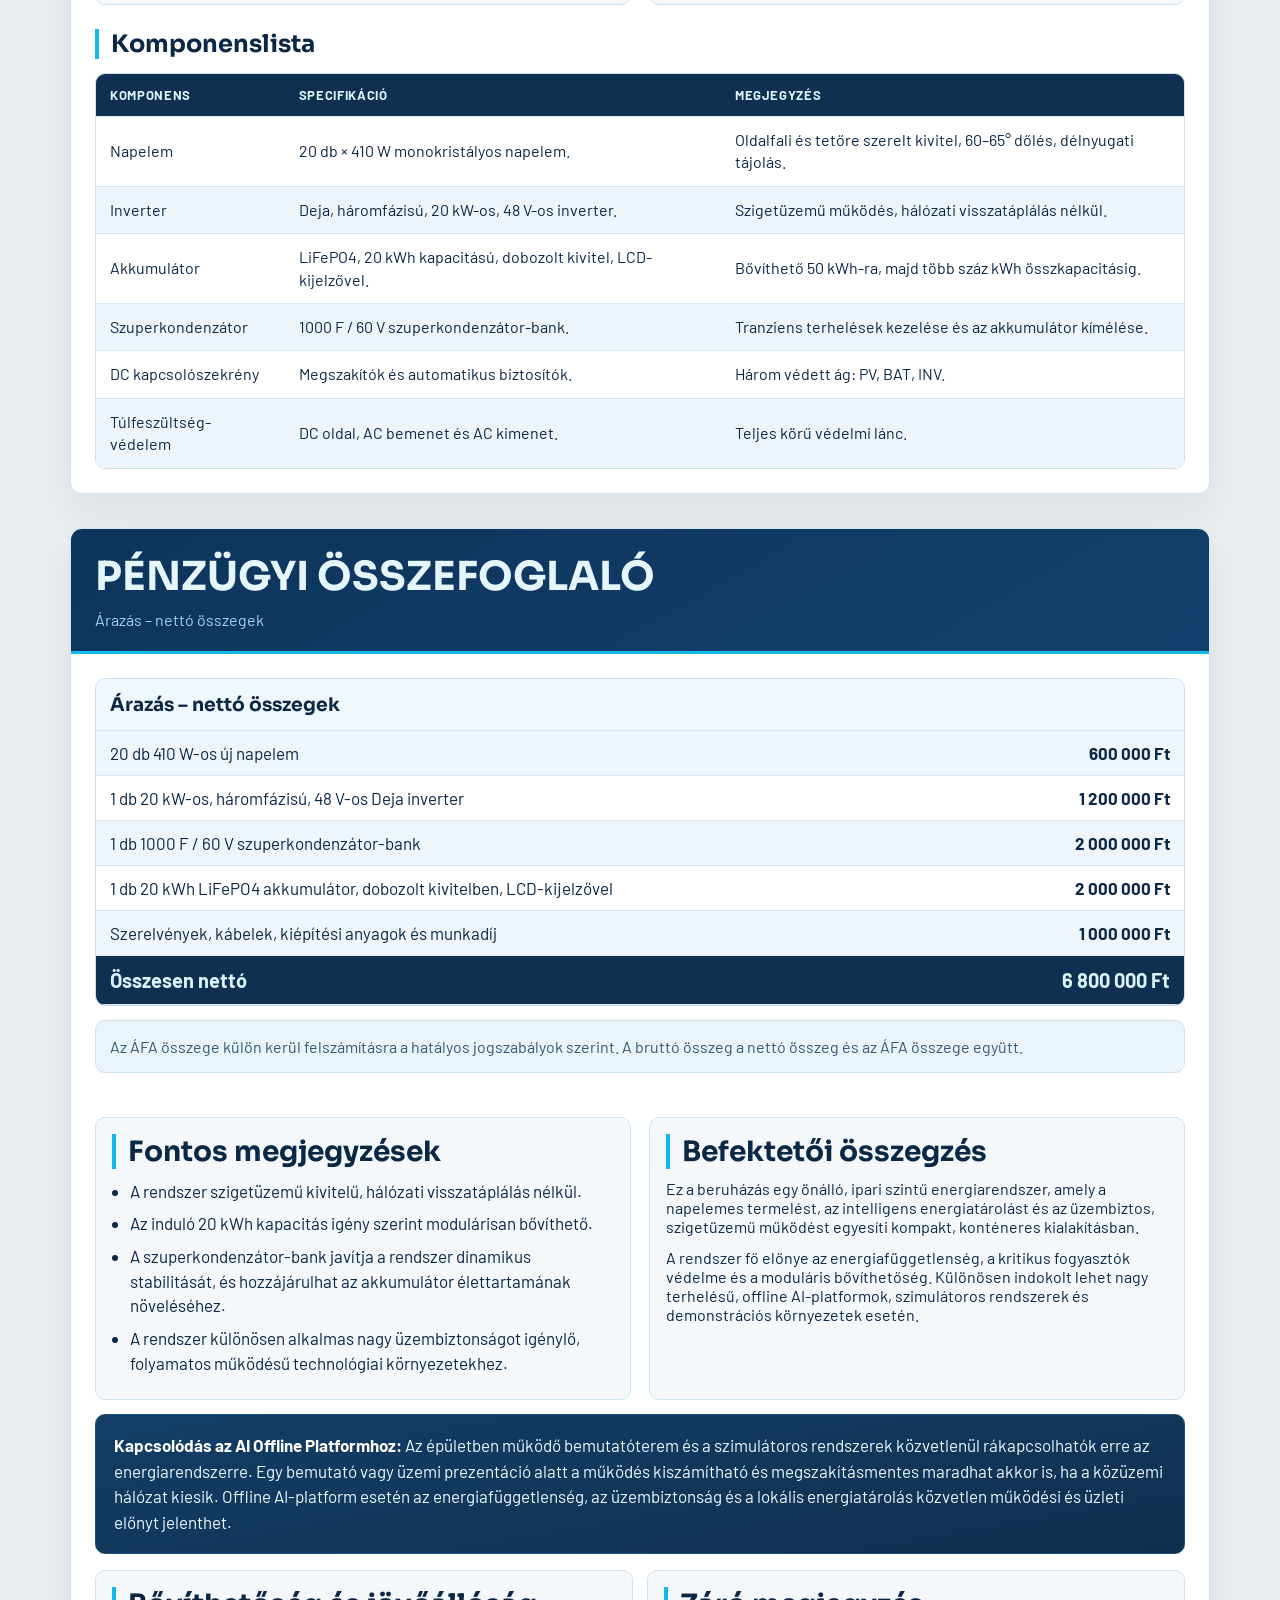
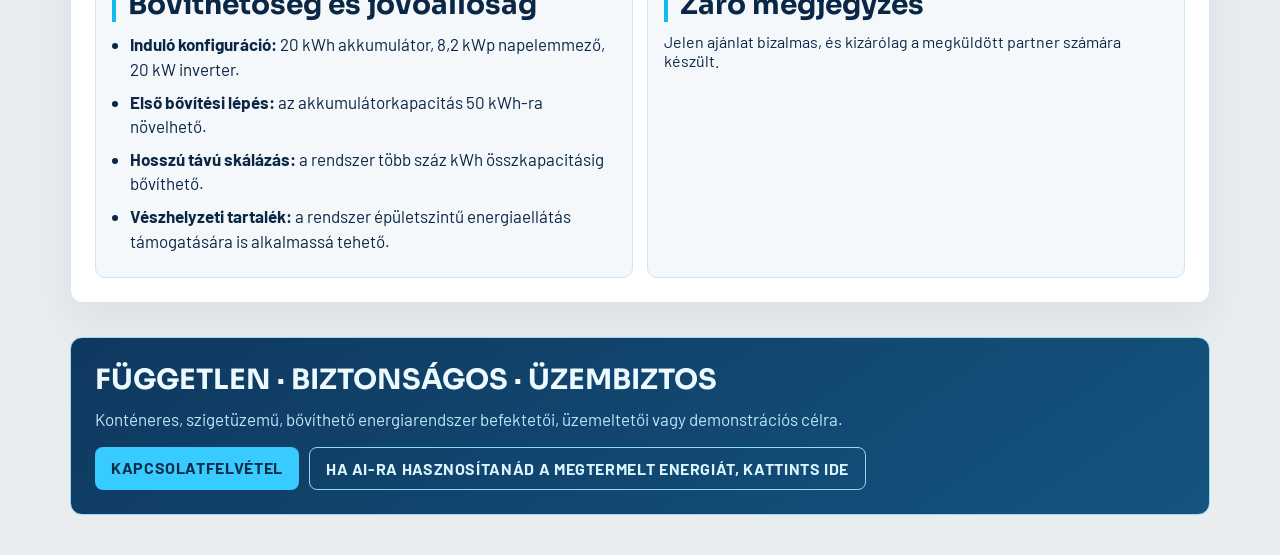
<file: landing_pages/napelem-landing.html>
<!doctype html>
<html lang="hu">
  <head>
    <meta charset="UTF-8" />
    <meta name="viewport" content="width=device-width, initial-scale=1" />
    <title>Konténeres szigetüzemű napelemes energiarendszer</title>
    <link rel="preconnect" href="https://fonts.googleapis.com" />
    <link rel="preconnect" href="https://fonts.gstatic.com" crossorigin />
    <link href="https://fonts.googleapis.com/css2?family=Barlow:wght@400;500;700;800&family=Sora:wght@600;700;800&display=swap" rel="stylesheet" />
    <style>
      :root {
        --bg: #e9edf0;
        --ink: #0b2746;
        --muted: #3e607f;
        --line: #13b8ec;
        --deep: #0c355b;
        --deep-2: #133f6c;
        --card: #f4f8fb;
        --maxw: 1140px;
      }

      * { box-sizing: border-box; }

      body {
        margin: 0;
        font-family: "Barlow", sans-serif;
        color: var(--ink);
        background:
          radial-gradient(1300px 650px at -10% -10%, rgba(19, 109, 188, 0.08), transparent 58%),
          radial-gradient(1000px 600px at 110% -10%, rgba(13, 123, 194, 0.08), transparent 60%),
          var(--bg);
      }

      .shell {
        width: min(var(--maxw), calc(100% - 30px));
        margin: 0 auto;
      }

      .hero {
        margin-top: 16px;
        border: 1px solid #d4e4ef;
        border-radius: 12px;
        overflow: hidden;
        background: #fff;
        box-shadow: 0 22px 54px rgba(5, 29, 59, 0.08);
      }

      .hero-top {
        background: linear-gradient(140deg, var(--deep) 0%, #0f476e 100%);
        color: #ebf8ff;
        padding: 30px 28px 24px;
        display: grid;
        gap: 14px;
        grid-template-columns: 1fr auto;
        align-items: center;
      }

      h1 {
        margin: 0;
        font-family: "Sora", sans-serif;
        line-height: 0.98;
        font-size: clamp(34px, 5vw, 64px);
        text-transform: uppercase;
        letter-spacing: 0.01em;
      }

      h1 .acc { color: var(--line); }

      .hero-sub {
        margin: 8px 0 0;
        color: #c5eafe;
        font-size: 20px;
      }

      .hero-sub + .hero-sub {
        margin-top: 2px;
        font-size: 18px;
        color: #a9dbf5;
      }

      .conf {
        border: 1px solid rgba(80, 211, 255, 0.75);
        border-radius: 10px;
        min-width: 188px;
        text-align: center;
        padding: 14px 12px;
        text-transform: uppercase;
        letter-spacing: 0.1em;
        color: #72d7ff;
        font-weight: 700;
        font-size: 13px;
      }

      .hero-image {
        width: 100%;
        display: block;
      }

      .kpis {
        display: grid;
        grid-template-columns: repeat(5, minmax(0, 1fr));
        gap: 12px;
        padding: 14px;
      }

      .kpi {
        border: 1px solid #9ed8ee;
        border-radius: 10px;
        background: #dff2fb;
        min-height: 94px;
        display: grid;
        place-content: center;
        text-align: center;
        padding: 10px;
      }

      .kpi strong {
        display: block;
        font-size: 28px;
        line-height: 0.95;
        font-family: "Sora", sans-serif;
      }

      .kpi span {
        display: block;
        margin-top: 6px;
        color: #2a5275;
        font-size: 14px;
      }

      .section {
        margin-top: 34px;
        background: #fff;
        border: 1px solid #d6e6f1;
        border-radius: 12px;
        box-shadow: 0 20px 44px rgba(5, 29, 59, 0.06);
        overflow: hidden;
      }

      .section-head {
        background: linear-gradient(150deg, var(--deep) 0%, var(--deep-2) 100%);
        color: #e5f6ff;
        padding: 22px 24px;
        border-bottom: 3px solid var(--line);
      }

      .section-head h2 {
        margin: 0;
        font-family: "Sora", sans-serif;
        font-size: clamp(24px, 3.2vw, 40px);
        text-transform: uppercase;
      }

      .section-head h2 .acc { color: var(--line); }

      .section-head p {
        margin: 8px 0 0;
        color: #9fd5f0;
      }

      .content {
        padding: 24px;
      }

      .intro {
        border-left: 4px solid var(--line);
        padding: 14px 16px;
        background: #e7f6ff;
        border-radius: 8px;
        line-height: 1.55;
        font-size: 18px;
      }

      .intro p {
        margin: 0 0 10px;
      }

      .intro p:last-child {
        margin-bottom: 0;
      }

      .cols {
        margin-top: 20px;
        display: grid;
        grid-template-columns: 1fr 1fr;
        gap: 18px;
      }

      .box {
        border: 1px solid #cde4f2;
        border-radius: 10px;
        background: var(--card);
        padding: 16px;
      }

      .box h3 {
        margin: 0 0 10px;
        padding-left: 12px;
        border-left: 4px solid var(--line);
        font-size: 28px;
        font-family: "Sora", sans-serif;
      }

      .list {
        margin: 0;
        padding-left: 18px;
      }

      .list li {
        margin: 8px 0;
        line-height: 1.45;
        font-size: 17px;
      }

      .spec-grid {
        display: grid;
        grid-template-columns: 1fr;
        gap: 18px;
        align-items: start;
      }

      .sub-block {
        margin-bottom: 22px;
      }

      .sub-block h4 {
        margin: 0 0 8px;
        padding-left: 10px;
        border-left: 4px solid var(--line);
        font-size: 24px;
        font-family: "Sora", sans-serif;
      }

      .sub-block p,
      .sub-block li {
        font-size: 17px;
        line-height: 1.5;
      }

      .hl {
        margin-top: 14px;
        border-left: 4px solid var(--line);
        border-radius: 8px;
        background: #dff1fb;
        padding: 14px 16px;
        font-size: 17px;
        line-height: 1.5;
      }

      .table-wrap {
        margin-top: 14px;
        border: 1px solid #cbe1ee;
        border-radius: 10px;
        overflow: hidden;
      }

      table {
        width: 100%;
        border-collapse: collapse;
      }

      th,
      td {
        padding: 12px 14px;
        border-bottom: 1px solid #d6e8f3;
        text-align: left;
        font-size: 16px;
        line-height: 1.4;
      }

      th {
        background: #0f3050;
        color: #dcf4ff;
        text-transform: uppercase;
        letter-spacing: 0.05em;
        font-size: 13px;
      }

      tr:nth-child(even) td { background: #edf5fb; }
      tr:last-child td { border-bottom: none; }

      .finance {
        display: grid;
        grid-template-columns: 1fr;
        gap: 18px;
      }

      .price {
        border: 1px solid #c8deeb;
        border-radius: 10px;
        overflow: hidden;
      }

      .price h3 {
        margin: 0;
        padding: 14px;
        background: #f0f8fd;
        border-bottom: 1px solid #d4e5f0;
        font-family: "Sora", sans-serif;
      }

      .row {
        display: grid;
        grid-template-columns: 1fr auto;
        gap: 10px;
        padding: 12px 14px;
        border-bottom: 1px solid #d8e8f2;
        font-size: 17px;
      }

      .row:nth-child(even) { background: #eff6fb; }
      .row.total {
        background: #0f3050;
        color: #dcf4ff;
        font-weight: 700;
        font-size: 20px;
      }

      .note {
        margin-top: 14px;
        padding: 14px;
        border: 1px solid #cde2ee;
        border-radius: 10px;
        background: #eaf5fb;
        color: #355774;
        font-size: 16px;
        line-height: 1.45;
      }

      .closing {
        margin-top: 14px;
        border: 1px solid #1b4f7e;
        border-radius: 10px;
        background: linear-gradient(170deg, #123e67, #102f4f);
        color: #ebf8ff;
        padding: 18px;
        font-size: 17px;
        line-height: 1.5;
      }

      .closing strong { color: #fff; }

      .split {
        margin-top: 16px;
        display: grid;
        grid-template-columns: 1fr 1fr;
        gap: 14px;
      }

      .cta {
        margin: 34px 0 40px;
        border-radius: 12px;
        border: 1px solid #9fd8ee;
        background: linear-gradient(145deg, #0f385f, #14547f);
        color: #ecfaff;
        padding: 24px;
      }

      .cta h3 {
        margin: 0;
        font-family: "Sora", sans-serif;
        font-size: 28px;
        text-transform: uppercase;
      }

      .cta p {
        margin: 10px 0 0;
        color: #bfe6fb;
        font-size: 17px;
        line-height: 1.5;
      }

      .actions {
        margin-top: 14px;
        display: flex;
        gap: 10px;
        flex-wrap: wrap;
      }

      .btn {
        text-decoration: none;
        border-radius: 8px;
        padding: 11px 16px;
        text-transform: uppercase;
        font-weight: 700;
        letter-spacing: 0.04em;
      }

      .btn.main {
        background: #38cbff;
        color: #0b2d47;
      }

      .btn.alt {
        border: 1px solid #8cdbf7;
        color: #daf5ff;
      }

      .reveal {
        opacity: 0;
        transform: translateY(14px);
        transition: opacity 0.55s ease, transform 0.55s ease;
      }

      .reveal.show {
        opacity: 1;
        transform: translateY(0);
      }

      @media (max-width: 1000px) {
        .hero-top,
        .kpis,
        .cols,
        .spec-grid,
        .finance,
        .split {
          grid-template-columns: 1fr;
        }

        .conf {
          justify-self: start;
        }

        .kpi strong { font-size: 24px; }
      }
    </style>
  </head>
  <body>
    <main class="shell">
      <section class="hero reveal">
        <header class="hero-top">
          <div>
            <h1>
              40 lábas konténerre telepített,<br />
              <span class="acc">szigetüzemű napelemes energiarendszer</span>
            </h1>
            <p class="hero-sub">Árajánlat és műszaki összefoglaló</p>
            <p class="hero-sub">Bizalmas ajánlat, 2026</p>
          </div>
          <div class="conf">Bizalmas ajánlat<br />2026</div>
        </header>

        <img class="hero-image" src="../extracted_images_napelem/01_ii_moi0prgm1.png" alt="Konténeres napelemes rendszer" />

        <div class="kpis">
          <article class="kpi"><strong>20 kW</strong><span>Háromfázisú inverter teljesítménye</span></article>
          <article class="kpi"><strong>20 kWh</strong><span>LiFePO4 akkumulátor induló kapacitása</span></article>
          <article class="kpi"><strong>20 db × 410 W</strong><span>Napelemek száma és teljesítménye (8,2 kWp)</span></article>
          <article class="kpi"><strong>1000 F</strong><span>Szuperkondenzátor-bank kapacitása</span></article>
          <article class="kpi"><strong>Nettó 6,8 M Ft</strong><span>Beruházási összeg</span></article>
        </div>
      </section>

      <section class="section reveal">
        <header class="section-head">
          <h2>Projekt lényege</h2>
          <p>Önálló, ipari szintű energiarendszer</p>
        </header>
        <div class="content">
          <div class="intro">
            <p>
              A rendszer egy 40 lábas konténerre telepített, teljesen szigetüzemű napelemes energiarendszer, amely a
              napelemes termelést, az intelligens energiatárolást és az üzembiztos, offline működést egyesíti kompakt,
              ipari kialakításban.
            </p>
            <p>
              A rendszer funkcionálisan egy nagyméretű, intelligens UPS-rendszerként értelmezhető, amely hálózati
              függőség nélkül képes kritikus fogyasztók ellátására.
            </p>
          </div>

          <div class="cols">
            <article class="box">
              <h3>Miért érdemes?</h3>
              <ul class="list">
                <li>Teljes energiafüggetlenséget biztosít, hálózati kiszolgáltatottság nélkül.</li>
                <li>Alkalmas offline AI-platformok és szimulátoros rendszerek megszakításmentes ellátására.</li>
                <li>Vészhelyzeti épületenergia-tartalékként is használható.</li>
                <li>Modulárisan bővíthető, akár több száz kWh energiatárolási kapacitásig.</li>
                <li>A szuperkondenzátor-bank révén az akkumulátor terhelése csökkenthető, ami megfelelő üzemeltetés mellett jelentősen növelheti az akkumulátor élettartamát.</li>
              </ul>
            </article>
            <article class="box">
              <h3>Alkalmazási területek</h3>
              <ul class="list">
                <li>Offline AI-infrastruktúra, folyamatos, internet nélküli üzemhez.</li>
                <li>Bemutatóterem és szimulátoros rendszerek energiaellátása.</li>
                <li>Ipari, kritikus és folyamatos üzemű rendszerek ellátása.</li>
                <li>Vészhelyzeti épületellátás.</li>
              </ul>
            </article>
          </div>
        </div>
      </section>

      <section class="section reveal">
        <header class="section-head">
          <h2>Műszaki leírás és rendszerfelépítés</h2>
          <p>Részletes műszaki tartalom, komponensek és működési elv.</p>
        </header>
        <div class="content spec-grid">
          <div>
            <div class="sub-block">
              <h4>Napelemmező</h4>
              <p>
                A rendszer 20 db, egyenként 410 W teljesítményű napelemből áll, összesen 8,2 kWp telepített
                csúcsteljesítménnyel.
              </p>
              <p>
                A panelek részben a konténer délnyugati tájolású oldalfelületére, részben a tetőre kerülnek,
                körülbelül 60–65 fokos dőlésszöggel. Ez Magyarország földrajzi szélességén kedvező éves
                energiakihozatalt biztosíthat.
              </p>
            </div>

            <div class="sub-block">
              <h4>Inverter</h4>
              <p>
                A rendszer központi eleme egy háromfázisú, 20 kW-os, 48 V-os Deja szigetüzemű inverter.
              </p>
              <p>
                A rendszer hálózati visszatáplálás nélküli, önálló üzemmódban működik, ezért nincs szükség közüzemi
                hálózatra, és a működés nem függ külső hálózati rendelkezésre állástól.
              </p>
            </div>

            <div class="sub-block">
              <h4>Energiatárolás</h4>
              <p>
                Az induló energiatároló egység 1 db, 20 kWh kapacitású LiFePO4 akkumulátor, dobozolt kivitelben,
                LCD-kijelzővel.
              </p>
              <p>
                A konfiguráció modulárisan bővíthető: első lépésben 50 kWh-ra, majd igény szerint akár több száz kWh
                összkapacitásig.
              </p>
            </div>
          </div>
        </div>

        <div class="content cols" style="padding-top:0">
          <article class="box">
            <h3>Szuperkondenzátor-bank</h3>
            <p class="sub-block" style="margin:0">
              A rendszer különlegessége az 1000 F / 60 V paraméterű szuperkondenzátor-bank, amely az
              akkumulátorrendszer impedanciaillesztését és a tranziens terhelések kezelését támogatja.
            </p>
            <p class="sub-block" style="margin:12px 0 0">
              Töltési és merítési csúcshelyzetekben a gyors energiaáramlások elsősorban a kondenzátoros egységen
              haladnak át. Ennek eredményeként az akkumulátoregység kíméltebben és stabilabban üzemelhet.
            </p>
            <div class="hl">
              <strong>Kiemelt előny:</strong> Az akkumulátorcsomagra jutó impulzusterhelések jelentősen csökkenhetnek.
              Megfelelő rendszerüzemeltetés mellett akár többszörös akkumulátor-élettartam is elérhető.
            </div>
          </article>

          <article class="box">
            <h3>Villamos védelem</h3>
            <ul class="list">
              <li>Külön DC kapcsolószekrény DC megszakítókkal és automatikus biztosítókkal.</li>
              <li>Külön védelmi ág a napelemek, az akkumulátor és az inverter részére.</li>
              <li>DC oldali túlfeszültség-levezető.</li>
              <li>AC bemeneti oldali túlfeszültség-levezető.</li>
              <li>AC kimeneti oldali túlfeszültség-levezető.</li>
            </ul>

            <h3 style="margin-top:18px">Telepítési tartalom</h3>
            <ul class="list">
              <li>Oldalfali és tetőre szerelt napelemmező tartószerkezettel.</li>
              <li>Teljes szerelvény-, kábelezési és kiépítési anyag.</li>
              <li>Telepítés és munkadíj.</li>
            </ul>
          </article>
        </div>

        <div class="content" style="padding-top:0">
          <h3 style="margin:0 0 10px;padding-left:12px;border-left:4px solid var(--line);font-family:'Sora',sans-serif;font-size:24px;">Komponenslista</h3>
          <div class="table-wrap">
            <table>
              <thead>
                <tr>
                  <th>Komponens</th>
                  <th>Specifikáció</th>
                  <th>Megjegyzés</th>
                </tr>
              </thead>
              <tbody>
                <tr>
                  <td>Napelem</td>
                  <td>20 db × 410 W monokristályos napelem.</td>
                  <td>Oldalfali és tetőre szerelt kivitel, 60–65° dőlés, délnyugati tájolás.</td>
                </tr>
                <tr>
                  <td>Inverter</td>
                  <td>Deja, háromfázisú, 20 kW-os, 48 V-os inverter.</td>
                  <td>Szigetüzemű működés, hálózati visszatáplálás nélkül.</td>
                </tr>
                <tr>
                  <td>Akkumulátor</td>
                  <td>LiFePO4, 20 kWh kapacitású, dobozolt kivitel, LCD-kijelzővel.</td>
                  <td>Bővíthető 50 kWh-ra, majd több száz kWh összkapacitásig.</td>
                </tr>
                <tr>
                  <td>Szuperkondenzátor</td>
                  <td>1000 F / 60 V szuperkondenzátor-bank.</td>
                  <td>Tranziens terhelések kezelése és az akkumulátor kímélése.</td>
                </tr>
                <tr>
                  <td>DC kapcsolószekrény</td>
                  <td>Megszakítók és automatikus biztosítók.</td>
                  <td>Három védett ág: PV, BAT, INV.</td>
                </tr>
                <tr>
                  <td>Túlfeszültség-védelem</td>
                  <td>DC oldal, AC bemenet és AC kimenet.</td>
                  <td>Teljes körű védelmi lánc.</td>
                </tr>
              </tbody>
            </table>
          </div>
        </div>
      </section>

      <section class="section reveal">
        <header class="section-head">
          <h2>Pénzügyi összefoglaló</h2>
          <p>Árazás – nettó összegek</p>
        </header>

        <div class="content finance">
          <div>
            <div class="price">
              <h3>Árazás – nettó összegek</h3>
              <div class="row"><span>20 db 410 W-os új napelem</span><strong>600 000 Ft</strong></div>
              <div class="row"><span>1 db 20 kW-os, háromfázisú, 48 V-os Deja inverter</span><strong>1 200 000 Ft</strong></div>
              <div class="row"><span>1 db 1000 F / 60 V szuperkondenzátor-bank</span><strong>2 000 000 Ft</strong></div>
              <div class="row"><span>1 db 20 kWh LiFePO4 akkumulátor, dobozolt kivitelben, LCD-kijelzővel</span><strong>2 000 000 Ft</strong></div>
              <div class="row"><span>Szerelvények, kábelek, kiépítési anyagok és munkadíj</span><strong>1 000 000 Ft</strong></div>
              <div class="row total"><span>Összesen nettó</span><strong>6 800 000 Ft</strong></div>
            </div>
            <div class="note">
              Az ÁFA összege külön kerül felszámításra a hatályos jogszabályok szerint. A bruttó összeg a nettó összeg
              és az ÁFA összege együtt.
            </div>
          </div>
        </div>

        <div class="content" style="padding-top:0">
          <div class="cols">
            <article class="box">
              <h3>Fontos megjegyzések</h3>
              <ul class="list">
                <li>A rendszer szigetüzemű kivitelű, hálózati visszatáplálás nélkül.</li>
                <li>Az induló 20 kWh kapacitás igény szerint modulárisan bővíthető.</li>
                <li>A szuperkondenzátor-bank javítja a rendszer dinamikus stabilitását, és hozzájárulhat az akkumulátor élettartamának növeléséhez.</li>
                <li>A rendszer különösen alkalmas nagy üzembiztonságot igénylő, folyamatos működésű technológiai környezetekhez.</li>
              </ul>
            </article>
            <article class="box">
              <h3>Befektetői összegzés</h3>
              <p class="sub-block" style="margin:0">
                Ez a beruházás egy önálló, ipari szintű energiarendszer, amely a napelemes termelést, az intelligens
                energiatárolást és az üzembiztos, szigetüzemű működést egyesíti kompakt, konténeres kialakításban.
              </p>
              <p class="sub-block" style="margin:12px 0 0">
                A rendszer fő előnye az energiafüggetlenség, a kritikus fogyasztók védelme és a moduláris
                bővíthetőség. Különösen indokolt lehet nagy terhelésű, offline AI-platformok, szimulátoros rendszerek
                és demonstrációs környezetek esetén.
              </p>
            </article>
          </div>

          <div class="closing">
            <strong>Kapcsolódás az AI Offline Platformhoz:</strong> Az épületben működő bemutatóterem és a
            szimulátoros rendszerek közvetlenül rákapcsolhatók erre az energiarendszerre. Egy bemutató vagy üzemi
            prezentáció alatt a működés kiszámítható és megszakításmentes maradhat akkor is, ha a közüzemi hálózat
            kiesik. Offline AI-platform esetén az energiafüggetlenség, az üzembiztonság és a lokális energiatárolás
            közvetlen működési és üzleti előnyt jelenthet.
          </div>

          <div class="split">
            <article class="box">
              <h3>Bővíthetőség és jövőállóság</h3>
              <ul class="list">
                <li><strong>Induló konfiguráció:</strong> 20 kWh akkumulátor, 8,2 kWp napelemmező, 20 kW inverter.</li>
                <li><strong>Első bővítési lépés:</strong> az akkumulátorkapacitás 50 kWh-ra növelhető.</li>
                <li><strong>Hosszú távú skálázás:</strong> a rendszer több száz kWh összkapacitásig bővíthető.</li>
                <li><strong>Vészhelyzeti tartalék:</strong> a rendszer épületszintű energiaellátás támogatására is alkalmassá tehető.</li>
              </ul>
            </article>
            <article class="box">
              <h3>Záró megjegyzés</h3>
              <p class="sub-block" style="margin:0">
                Jelen ajánlat bizalmas, és kizárólag a megküldött partner számára készült.
              </p>
            </article>
          </div>
        </div>
      </section>

      <section class="cta reveal">
        <h3>Független · Biztonságos · Üzembiztos</h3>
        <p>
          Konténeres, szigetüzemű, bővíthető energiarendszer befektetői, üzemeltetői vagy demonstrációs célra.
        </p>
        <div class="actions">
          <a class="btn main" href="mailto:info@newtonszimulator.hu?subject=Landinggel%20kapcsolatos%20megkeres%C3%A9s%20-%20Napelem">Kapcsolatfelvétel</a>
          <a class="btn alt" href="https://www.newtonszimulator.hu/helyi-ai">Ha AI-ra hasznosítanád a megtermelt energiát, kattints ide</a>
        </div>
      </section>
    </main>

    <script>
      const observer = new IntersectionObserver(
        (entries) => {
          entries.forEach((entry) => {
            if (entry.isIntersecting) {
              entry.target.classList.add("show");
            }
          });
        },
        { threshold: 0.13 }
      );

      document.querySelectorAll(".reveal").forEach((el, i) => {
        el.style.transitionDelay = `${Math.min(i * 70, 300)}ms`;
        observer.observe(el);
      });
    </script>
  </body>
</html>
</file>
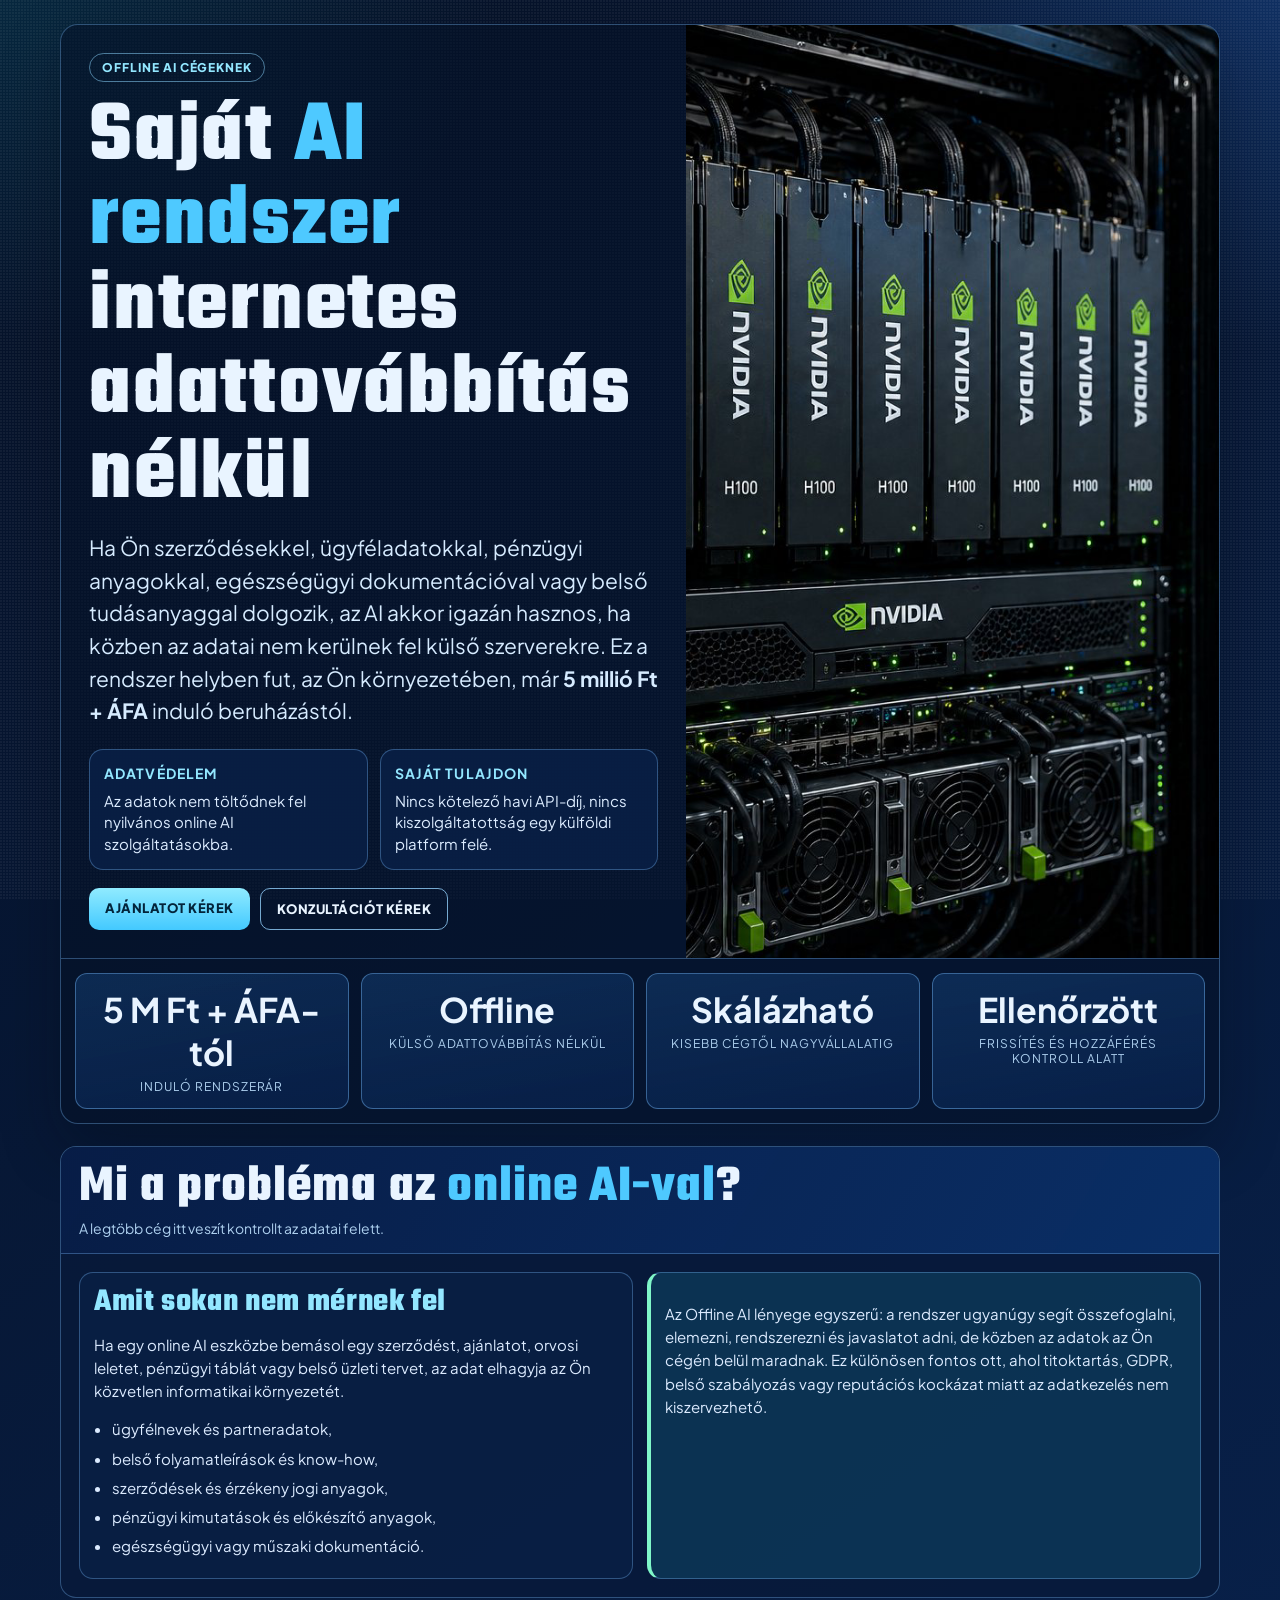
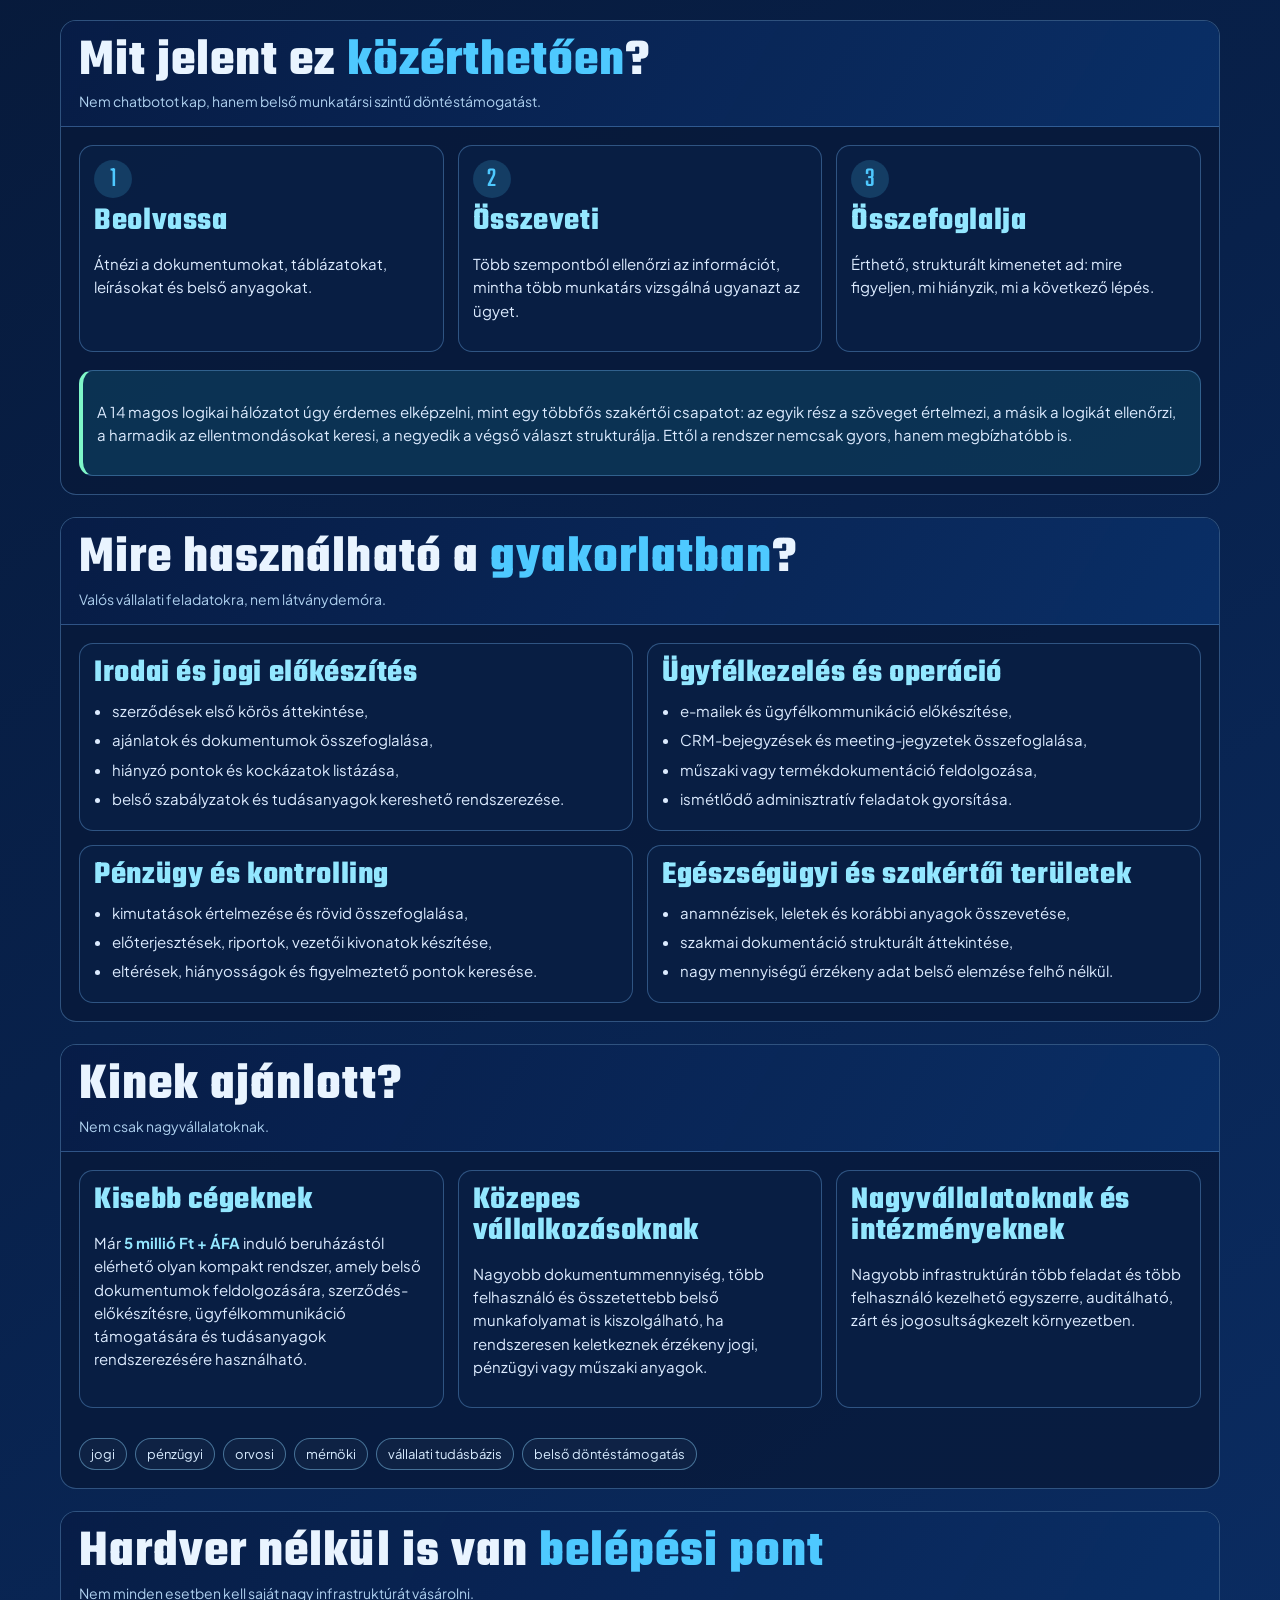
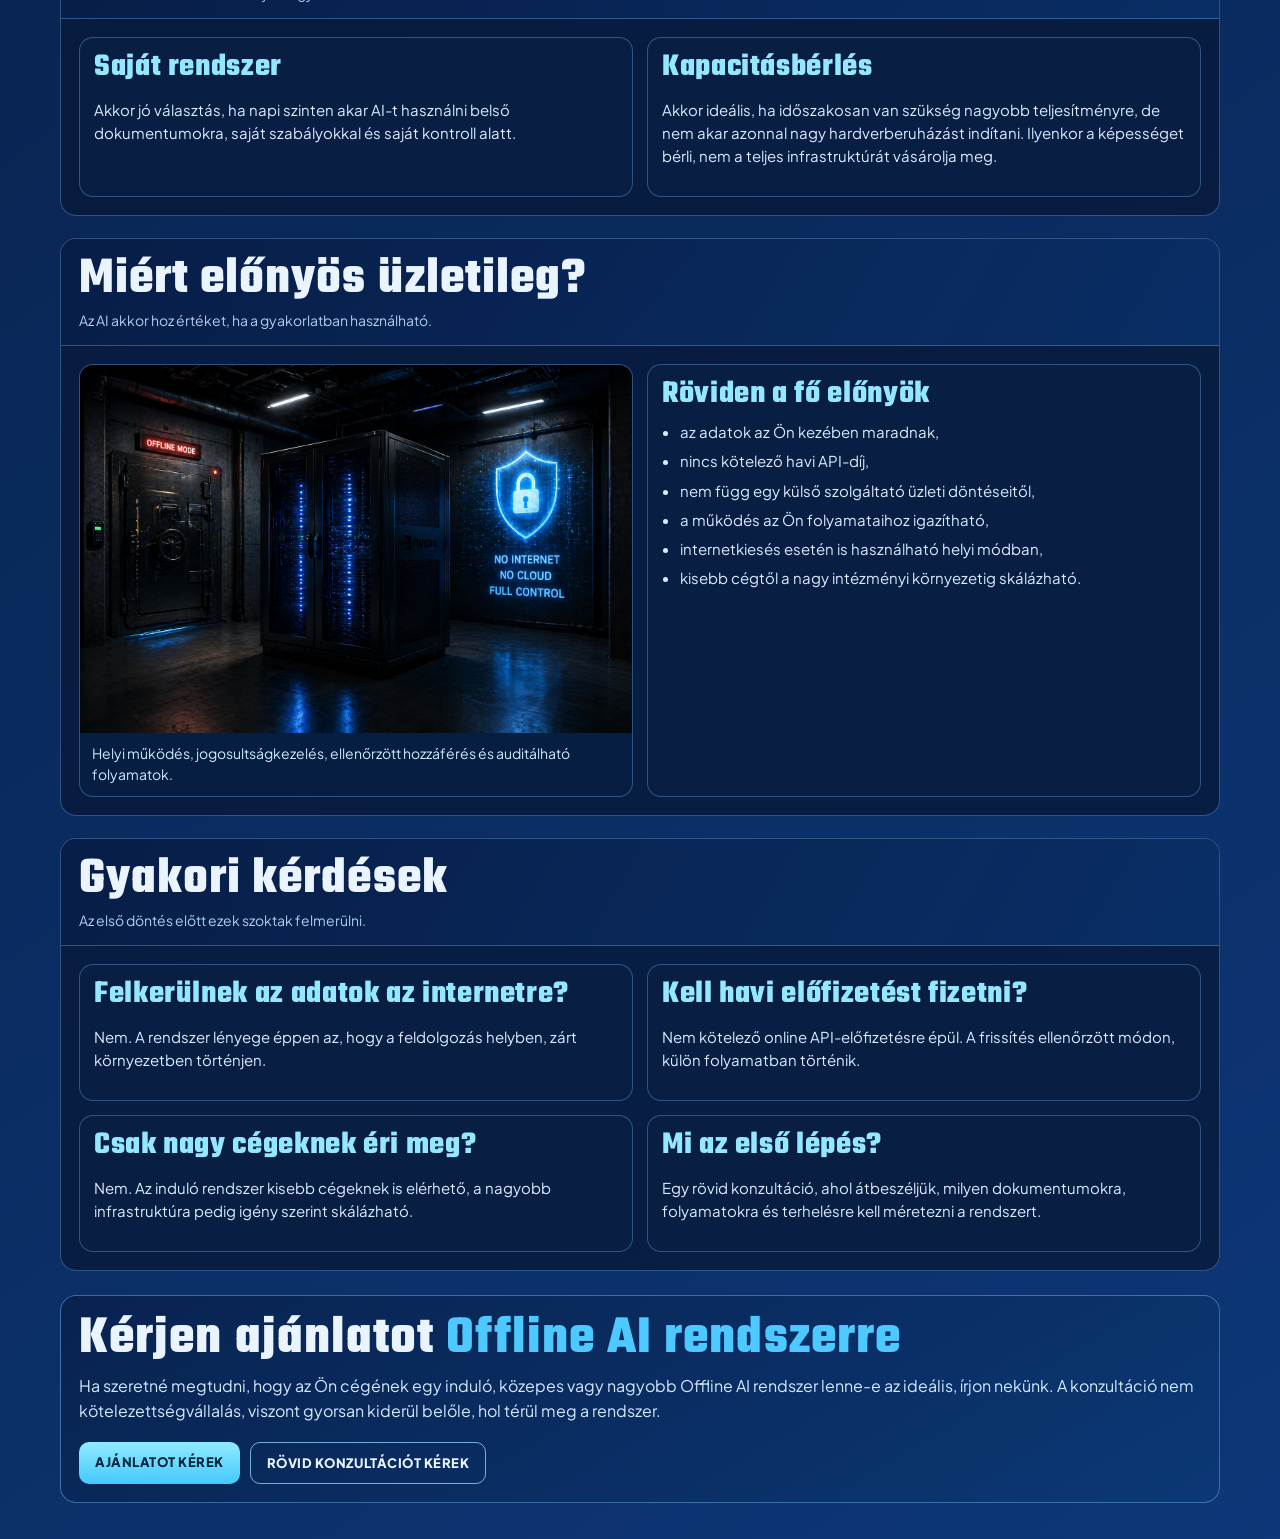
<file: landing_pages/offline-ai-cegeknek.html>
<!doctype html>
<html lang="hu">
  <head>
    <meta charset="UTF-8" />
    <meta name="viewport" content="width=device-width, initial-scale=1" />
    <title>Offline AI cégeknek - saját AI internetes adattovábbítás nélkül</title>
    <link rel="preconnect" href="https://fonts.googleapis.com" />
    <link rel="preconnect" href="https://fonts.gstatic.com" crossorigin />
    <link href="https://fonts.googleapis.com/css2?family=Plus+Jakarta+Sans:wght@400;500;700;800&family=Teko:wght@500;700&display=swap" rel="stylesheet" />
    <style>
      :root {
        --bg-0: #061126;
        --bg-1: #08214b;
        --bg-2: #0d3778;
        --surface: rgba(8, 25, 58, 0.8);
        --surface-2: rgba(9, 31, 69, 0.94);
        --line: rgba(123, 191, 255, 0.34);
        --text: #e9f4ff;
        --muted: #aed0ef;
        --accent: #4ec9ff;
        --accent-2: #93e7ff;
        --ok: #7ff7c9;
        --max: 1160px;
      }

      * {
        box-sizing: border-box;
      }

      body {
        margin: 0;
        color: var(--text);
        font-family: "Plus Jakarta Sans", sans-serif;
        background:
          radial-gradient(900px 600px at 100% 0%, rgba(43, 126, 245, 0.24), transparent 58%),
          radial-gradient(800px 560px at 0% 0%, rgba(10, 189, 227, 0.13), transparent 62%),
          linear-gradient(145deg, var(--bg-0), var(--bg-1) 48%, var(--bg-2));
      }

      body::before {
        content: "";
        position: fixed;
        inset: 0;
        pointer-events: none;
        opacity: 0.05;
        background-image: radial-gradient(circle at 1px 1px, #ffffff 1px, transparent 0);
        background-size: 3px 3px;
      }

      .shell {
        width: min(var(--max), calc(100% - 28px));
        margin: 0 auto;
      }

      .hero {
        margin-top: 24px;
        border: 1px solid var(--line);
        border-radius: 18px;
        overflow: hidden;
        background: rgba(4, 16, 39, 0.56);
        box-shadow: 0 24px 60px rgba(1, 8, 20, 0.32);
      }

      .hero-grid {
        display: grid;
        grid-template-columns: 1.08fr 0.92fr;
      }

      .hero-copy {
        padding: 28px;
      }

      .badge {
        display: inline-flex;
        align-items: center;
        gap: 8px;
        border-radius: 999px;
        border: 1px solid rgba(140, 214, 255, 0.52);
        padding: 6px 12px;
        color: var(--accent-2);
        text-transform: uppercase;
        letter-spacing: 0.08em;
        font-size: 12px;
        font-weight: 800;
      }

      h1,
      h2,
      h3,
      h4 {
        margin: 0;
        font-family: "Teko", sans-serif;
        line-height: 0.96;
        letter-spacing: 0.02em;
      }

      h1 {
        margin-top: 14px;
        font-size: clamp(46px, 7vw, 88px);
      }

      h1 .accent,
      h2 .accent {
        color: var(--accent);
      }

      .lead {
        margin-top: 14px;
        max-width: 60ch;
        color: #d6ebff;
        font-size: clamp(17px, 2vw, 21px);
        line-height: 1.55;
      }

      .hero-points {
        margin-top: 18px;
        display: grid;
        grid-template-columns: repeat(2, minmax(0, 1fr));
        gap: 12px;
      }

      .hero-points article,
      .tile,
      .card,
      .price,
      .faq,
      .highlight {
        border: 1px solid rgba(123, 191, 255, 0.34);
        border-radius: 14px;
        background: var(--surface-2);
      }

      .hero-points article {
        padding: 14px;
      }

      .hero-points strong {
        display: block;
        color: var(--accent-2);
        font-size: 14px;
        text-transform: uppercase;
        letter-spacing: 0.08em;
      }

      .hero-points span {
        display: block;
        margin-top: 8px;
        line-height: 1.45;
        color: #dcecff;
        font-size: 15px;
      }

      .actions {
        margin-top: 18px;
        display: flex;
        flex-wrap: wrap;
        gap: 10px;
      }

      .btn {
        text-decoration: none;
        border-radius: 10px;
        padding: 12px 16px;
        font-weight: 800;
        letter-spacing: 0.04em;
        text-transform: uppercase;
        font-size: 13px;
      }

      .btn.main {
        color: #03243a;
        background: linear-gradient(180deg, #90ebff, #43c9ff);
      }

      .btn.ghost {
        color: var(--text);
        border: 1px solid rgba(151, 212, 255, 0.78);
      }

      .hero-visual {
        min-height: 100%;
        display: grid;
      }

      .hero-visual img {
        width: 100%;
        height: 100%;
        object-fit: cover;
        display: block;
      }

      .kpis {
        padding: 14px;
        display: grid;
        grid-template-columns: repeat(4, minmax(0, 1fr));
        gap: 12px;
        border-top: 1px solid var(--line);
      }

      .kpi {
        border: 1px solid rgba(123, 191, 255, 0.42);
        border-radius: 12px;
        padding: 14px 12px;
        text-align: center;
        background: linear-gradient(170deg, rgba(37, 111, 192, 0.26), rgba(10, 37, 84, 0.65));
      }

      .kpi strong {
        display: block;
        font-size: clamp(22px, 2.8vw, 34px);
      }

      .kpi span {
        display: block;
        margin-top: 5px;
        color: var(--muted);
        font-size: 12px;
        text-transform: uppercase;
        letter-spacing: 0.08em;
      }

      .section {
        margin-top: 22px;
        border: 1px solid var(--line);
        border-radius: 16px;
        overflow: hidden;
        background: var(--surface);
      }

      .section-head {
        padding: 16px 18px;
        border-bottom: 1px solid var(--line);
        background: linear-gradient(120deg, rgba(7, 30, 72, 0.88), rgba(10, 48, 105, 0.92));
      }

      .section-head h2 {
        font-size: clamp(32px, 5vw, 52px);
      }

      .section-head p {
        margin: 6px 0 0;
        color: var(--muted);
        font-size: 14px;
      }

      .content {
        padding: 18px;
      }

      .grid-2,
      .grid-3,
      .grid-4 {
        display: grid;
        gap: 14px;
      }

      .grid-2 {
        grid-template-columns: 1fr 1fr;
      }

      .grid-3 {
        grid-template-columns: repeat(3, minmax(0, 1fr));
      }

      .grid-4 {
        grid-template-columns: repeat(4, minmax(0, 1fr));
      }

      .card,
      .tile,
      .price,
      .faq,
      .highlight {
        padding: 14px;
      }

      .card h3,
      .price h3,
      .faq h3,
      .tile h3 {
        font-size: 32px;
        color: var(--accent-2);
      }

      .card p,
      .card li,
      .tile p,
      .tile li,
      .price p,
      .price li,
      .faq p,
      .highlight p {
        color: #dcebff;
        line-height: 1.55;
        font-size: 15px;
      }

      ul {
        margin: 10px 0 0;
        padding-left: 18px;
      }

      li {
        margin: 6px 0;
      }

      .highlight {
        border-left: 4px solid var(--ok);
        background: rgba(20, 86, 117, 0.42);
      }

      .steps {
        counter-reset: step;
      }

      .steps .tile::before {
        counter-increment: step;
        content: counter(step);
        display: inline-grid;
        place-items: center;
        width: 38px;
        height: 38px;
        border-radius: 999px;
        background: rgba(75, 197, 255, 0.18);
        color: var(--accent);
        font-family: "Teko", sans-serif;
        font-size: 28px;
        line-height: 1;
        margin-bottom: 8px;
      }

      .showcase {
        border: 1px solid rgba(123, 191, 255, 0.34);
        border-radius: 14px;
        overflow: hidden;
        background: rgba(9, 31, 69, 0.88);
      }

      .showcase img {
        width: 100%;
        display: block;
      }

      .showcase p {
        margin: 0;
        padding: 10px 12px 12px;
        color: #d2e8ff;
        font-size: 14px;
        line-height: 1.45;
      }

      .price strong {
        color: var(--accent-2);
      }

      .pill-row {
        margin-top: 12px;
        display: flex;
        flex-wrap: wrap;
        gap: 8px;
      }

      .pill {
        border-radius: 999px;
        border: 1px solid rgba(140, 214, 255, 0.44);
        padding: 7px 11px;
        font-size: 13px;
        color: #d8ecff;
        background: rgba(255, 255, 255, 0.03);
      }

      .cta {
        margin: 24px 0 36px;
        border: 1px solid rgba(123, 191, 255, 0.44);
        border-radius: 16px;
        padding: 18px;
        background: linear-gradient(150deg, rgba(9, 34, 78, 0.94), rgba(12, 56, 117, 0.92));
      }

      .cta h2 {
        font-size: clamp(34px, 5vw, 54px);
      }

      .cta p {
        margin: 8px 0 0;
        color: #d4eaff;
        line-height: 1.55;
      }

      .reveal {
        opacity: 0;
        transform: translateY(14px);
        transition: opacity 0.55s ease, transform 0.55s ease;
      }

      .reveal.show {
        opacity: 1;
        transform: translateY(0);
      }

      @media (max-width: 980px) {
        .hero-grid,
        .grid-2,
        .grid-3,
        .grid-4,
        .hero-points,
        .kpis {
          grid-template-columns: 1fr;
        }
      }
    </style>
  </head>
  <body>
    <main class="shell">
      <section class="hero reveal">
        <div class="hero-grid">
          <div class="hero-copy">
            <div class="badge">Offline AI cégeknek</div>
            <h1>
              Saját <span class="accent">AI rendszer</span><br />
              internetes adattovábbítás nélkül
            </h1>
            <p class="lead">
              Ha Ön szerződésekkel, ügyféladatokkal, pénzügyi anyagokkal, egészségügyi dokumentációval vagy belső
              tudásanyaggal dolgozik, az AI akkor igazán hasznos, ha közben az adatai nem kerülnek fel külső
              szerverekre. Ez a rendszer helyben fut, az Ön környezetében, már <strong>5 millió Ft + ÁFA</strong>
              induló beruházástól.
            </p>
            <div class="hero-points">
              <article>
                <strong>Adatvédelem</strong>
                <span>Az adatok nem töltődnek fel nyilvános online AI szolgáltatásokba.</span>
              </article>
              <article>
                <strong>Saját tulajdon</strong>
                <span>Nincs kötelező havi API-díj, nincs kiszolgáltatottság egy külföldi platform felé.</span>
              </article>
            </div>
            <div class="actions">
              <a class="btn main" href="mailto:info@newtonszimulator.hu?subject=Offline%20AI%20aj%C3%A1nlatk%C3%A9r%C3%A9s">Ajánlatot kérek</a>
              <a class="btn ghost" href="mailto:info@newtonszimulator.hu?subject=Offline%20AI%20konzult%C3%A1ci%C3%B3">Konzultációt kérek</a>
            </div>
          </div>
          <div class="hero-visual">
            <img src="../aiofflinebefektetianyag/pdf_images/img-003.png" alt="Offline AI szerver infrastruktúra" />
          </div>
        </div>
        <div class="kpis">
          <article class="kpi"><strong>5 M Ft + ÁFA-tól</strong><span>Induló rendszerár</span></article>
          <article class="kpi"><strong>Offline</strong><span>Külső adattovábbítás nélkül</span></article>
          <article class="kpi"><strong>Skálázható</strong><span>Kisebb cégtől nagyvállalatig</span></article>
          <article class="kpi"><strong>Ellenőrzött</strong><span>Frissítés és hozzáférés kontroll alatt</span></article>
        </div>
      </section>

      <section class="section reveal">
        <header class="section-head">
          <h2>Mi a probléma az <span class="accent">online AI-val</span>?</h2>
          <p>A legtöbb cég itt veszít kontrollt az adatai felett.</p>
        </header>
        <div class="content grid-2">
          <article class="card">
            <h3>Amit sokan nem mérnek fel</h3>
            <p>
              Ha egy online AI eszközbe bemásol egy szerződést, ajánlatot, orvosi leletet, pénzügyi táblát vagy belső
              üzleti tervet, az adat elhagyja az Ön közvetlen informatikai környezetét.
            </p>
            <ul>
              <li>ügyfélnevek és partneradatok,</li>
              <li>belső folyamatleírások és know-how,</li>
              <li>szerződések és érzékeny jogi anyagok,</li>
              <li>pénzügyi kimutatások és előkészítő anyagok,</li>
              <li>egészségügyi vagy műszaki dokumentáció.</li>
            </ul>
          </article>
          <article class="highlight">
            <p>
              Az Offline AI lényege egyszerű: a rendszer ugyanúgy segít összefoglalni, elemezni, rendszerezni és
              javaslatot adni, de közben az adatok az Ön cégén belül maradnak. Ez különösen fontos ott, ahol titoktartás,
              GDPR, belső szabályozás vagy reputációs kockázat miatt az adatkezelés nem kiszervezhető.
            </p>
          </article>
        </div>
      </section>

      <section class="section reveal">
        <header class="section-head">
          <h2>Mit jelent ez <span class="accent">közérthetően</span>?</h2>
          <p>Nem chatbotot kap, hanem belső munkatársi szintű döntéstámogatást.</p>
        </header>
        <div class="content grid-3 steps">
          <article class="tile">
            <h3>Beolvassa</h3>
            <p>Átnézi a dokumentumokat, táblázatokat, leírásokat és belső anyagokat.</p>
          </article>
          <article class="tile">
            <h3>Összeveti</h3>
            <p>Több szempontból ellenőrzi az információt, mintha több munkatárs vizsgálná ugyanazt az ügyet.</p>
          </article>
          <article class="tile">
            <h3>Összefoglalja</h3>
            <p>Érthető, strukturált kimenetet ad: mire figyeljen, mi hiányzik, mi a következő lépés.</p>
          </article>
        </div>
        <div class="content" style="padding-top: 0;">
          <div class="highlight">
            <p>
              A 14 magos logikai hálózatot úgy érdemes elképzelni, mint egy többfős szakértői csapatot: az egyik rész a
              szöveget értelmezi, a másik a logikát ellenőrzi, a harmadik az ellentmondásokat keresi, a negyedik a
              végső választ strukturálja. Ettől a rendszer nemcsak gyors, hanem megbízhatóbb is.
            </p>
          </div>
        </div>
      </section>

      <section class="section reveal">
        <header class="section-head">
          <h2>Mire használható a <span class="accent">gyakorlatban</span>?</h2>
          <p>Valós vállalati feladatokra, nem látványdemóra.</p>
        </header>
        <div class="content grid-2">
          <article class="card">
            <h3>Irodai és jogi előkészítés</h3>
            <ul>
              <li>szerződések első körös áttekintése,</li>
              <li>ajánlatok és dokumentumok összefoglalása,</li>
              <li>hiányzó pontok és kockázatok listázása,</li>
              <li>belső szabályzatok és tudásanyagok kereshető rendszerezése.</li>
            </ul>
          </article>
          <article class="card">
            <h3>Ügyfélkezelés és operáció</h3>
            <ul>
              <li>e-mailek és ügyfélkommunikáció előkészítése,</li>
              <li>CRM-bejegyzések és meeting-jegyzetek összefoglalása,</li>
              <li>műszaki vagy termékdokumentáció feldolgozása,</li>
              <li>ismétlődő adminisztratív feladatok gyorsítása.</li>
            </ul>
          </article>
          <article class="card">
            <h3>Pénzügy és kontrolling</h3>
            <ul>
              <li>kimutatások értelmezése és rövid összefoglalása,</li>
              <li>előterjesztések, riportok, vezetői kivonatok készítése,</li>
              <li>eltérések, hiányosságok és figyelmeztető pontok keresése.</li>
            </ul>
          </article>
          <article class="card">
            <h3>Egészségügyi és szakértői területek</h3>
            <ul>
              <li>anamnézisek, leletek és korábbi anyagok összevetése,</li>
              <li>szakmai dokumentáció strukturált áttekintése,</li>
              <li>nagy mennyiségű érzékeny adat belső elemzése felhő nélkül.</li>
            </ul>
          </article>
        </div>
      </section>

      <section class="section reveal">
        <header class="section-head">
          <h2>Kinek ajánlott?</h2>
          <p>Nem csak nagyvállalatoknak.</p>
        </header>
        <div class="content grid-3">
          <article class="price">
            <h3>Kisebb cégeknek</h3>
            <p>
              Már <strong>5 millió Ft + ÁFA</strong> induló beruházástól elérhető olyan kompakt rendszer, amely belső
              dokumentumok feldolgozására, szerződés-előkészítésre, ügyfélkommunikáció támogatására és tudásanyagok
              rendszerezésére használható.
            </p>
          </article>
          <article class="price">
            <h3>Közepes vállalkozásoknak</h3>
            <p>
              Nagyobb dokumentummennyiség, több felhasználó és összetettebb belső munkafolyamat is kiszolgálható, ha
              rendszeresen keletkeznek érzékeny jogi, pénzügyi vagy műszaki anyagok.
            </p>
          </article>
          <article class="price">
            <h3>Nagyvállalatoknak és intézményeknek</h3>
            <p>
              Nagyobb infrastruktúrán több feladat és több felhasználó kezelhető egyszerre, auditálható, zárt és
              jogosultságkezelt környezetben.
            </p>
          </article>
        </div>
        <div class="content" style="padding-top: 0;">
          <div class="pill-row">
            <span class="pill">jogi</span>
            <span class="pill">pénzügyi</span>
            <span class="pill">orvosi</span>
            <span class="pill">mérnöki</span>
            <span class="pill">vállalati tudásbázis</span>
            <span class="pill">belső döntéstámogatás</span>
          </div>
        </div>
      </section>

      <section class="section reveal">
        <header class="section-head">
          <h2>Hardver nélkül is van <span class="accent">belépési pont</span></h2>
          <p>Nem minden esetben kell saját nagy infrastruktúrát vásárolni.</p>
        </header>
        <div class="content grid-2">
          <article class="card">
            <h3>Saját rendszer</h3>
            <p>
              Akkor jó választás, ha napi szinten akar AI-t használni belső dokumentumokra, saját szabályokkal és saját
              kontroll alatt.
            </p>
          </article>
          <article class="card">
            <h3>Kapacitásbérlés</h3>
            <p>
              Akkor ideális, ha időszakosan van szükség nagyobb teljesítményre, de nem akar azonnal nagy hardverberuházást
              indítani. Ilyenkor a képességet bérli, nem a teljes infrastruktúrát vásárolja meg.
            </p>
          </article>
        </div>
      </section>

      <section class="section reveal">
        <header class="section-head">
          <h2>Miért előnyös üzletileg?</h2>
          <p>Az AI akkor hoz értéket, ha a gyakorlatban használható.</p>
        </header>
        <div class="content grid-2">
          <article class="showcase">
            <img src="../aiofflinebefektetianyag/pdf_images/img-013.png" alt="Hardver és biztonsági vizuál" />
            <p>Helyi működés, jogosultságkezelés, ellenőrzött hozzáférés és auditálható folyamatok.</p>
          </article>
          <article class="card">
            <h3>Röviden a fő előnyök</h3>
            <ul>
              <li>az adatok az Ön kezében maradnak,</li>
              <li>nincs kötelező havi API-díj,</li>
              <li>nem függ egy külső szolgáltató üzleti döntéseitől,</li>
              <li>a működés az Ön folyamataihoz igazítható,</li>
              <li>internetkiesés esetén is használható helyi módban,</li>
              <li>kisebb cégtől a nagy intézményi környezetig skálázható.</li>
            </ul>
          </article>
        </div>
      </section>

      <section class="section reveal">
        <header class="section-head">
          <h2>Gyakori kérdések</h2>
          <p>Az első döntés előtt ezek szoktak felmerülni.</p>
        </header>
        <div class="content grid-2">
          <article class="faq">
            <h3>Felkerülnek az adatok az internetre?</h3>
            <p>Nem. A rendszer lényege éppen az, hogy a feldolgozás helyben, zárt környezetben történjen.</p>
          </article>
          <article class="faq">
            <h3>Kell havi előfizetést fizetni?</h3>
            <p>Nem kötelező online API-előfizetésre épül. A frissítés ellenőrzött módon, külön folyamatban történik.</p>
          </article>
          <article class="faq">
            <h3>Csak nagy cégeknek éri meg?</h3>
            <p>Nem. Az induló rendszer kisebb cégeknek is elérhető, a nagyobb infrastruktúra pedig igény szerint skálázható.</p>
          </article>
          <article class="faq">
            <h3>Mi az első lépés?</h3>
            <p>Egy rövid konzultáció, ahol átbeszéljük, milyen dokumentumokra, folyamatokra és terhelésre kell méretezni a rendszert.</p>
          </article>
        </div>
      </section>

      <section class="cta reveal">
        <h2>Kérjen ajánlatot <span class="accent">Offline AI rendszerre</span></h2>
        <p>
          Ha szeretné megtudni, hogy az Ön cégének egy induló, közepes vagy nagyobb Offline AI rendszer lenne-e az ideális,
          írjon nekünk. A konzultáció nem kötelezettségvállalás, viszont gyorsan kiderül belőle, hol térül meg a rendszer.
        </p>
        <div class="actions">
          <a class="btn main" href="mailto:info@newtonszimulator.hu?subject=Offline%20AI%20aj%C3%A1nlatk%C3%A9r%C3%A9s">Ajánlatot kérek</a>
          <a class="btn ghost" href="mailto:info@newtonszimulator.hu?subject=Offline%20AI%20konzult%C3%A1ci%C3%B3">Rövid konzultációt kérek</a>
        </div>
      </section>
    </main>

    <script>
      const observer = new IntersectionObserver(
        (entries) => {
          entries.forEach((entry) => {
            if (entry.isIntersecting) entry.target.classList.add("show");
          });
        },
        { threshold: 0.14 }
      );

      document.querySelectorAll(".reveal").forEach((node, index) => {
        node.style.transitionDelay = `${Math.min(index * 60, 280)}ms`;
        observer.observe(node);
      });
    </script>
  </body>
</html>
</file>
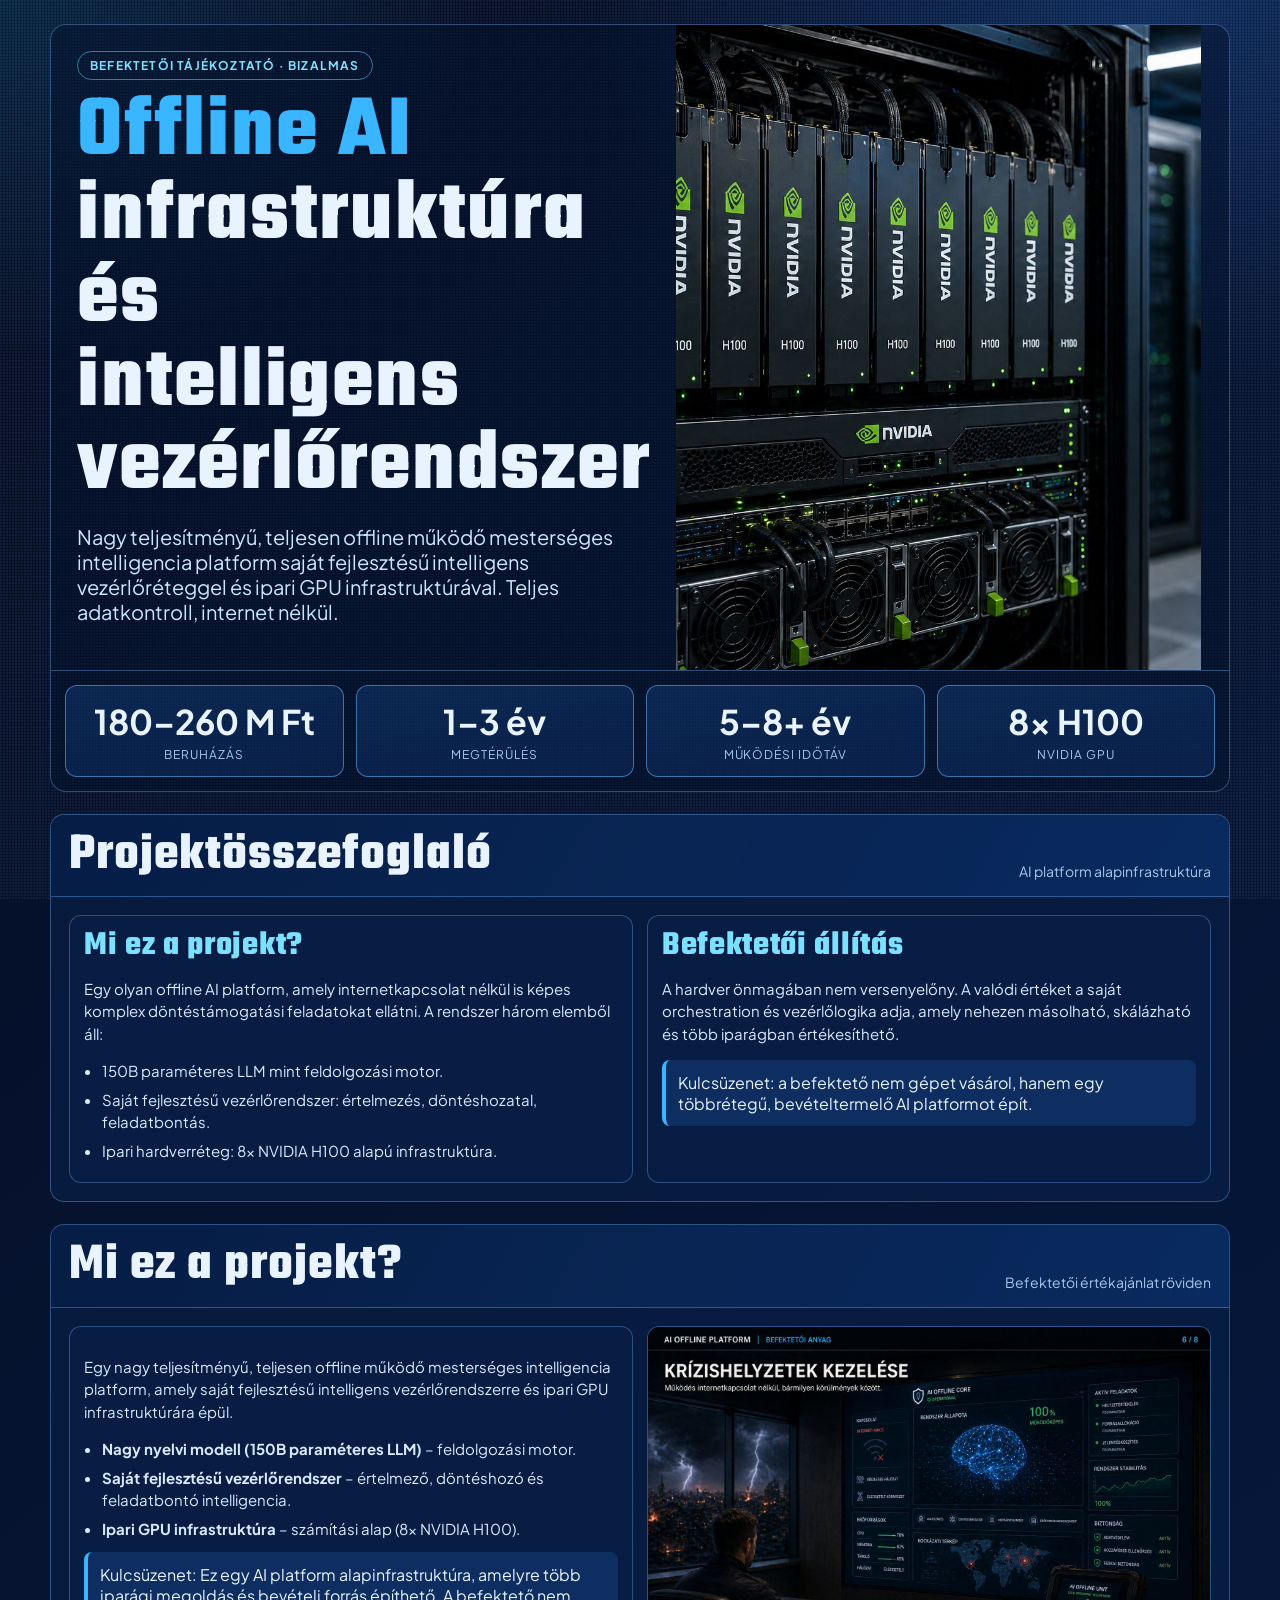
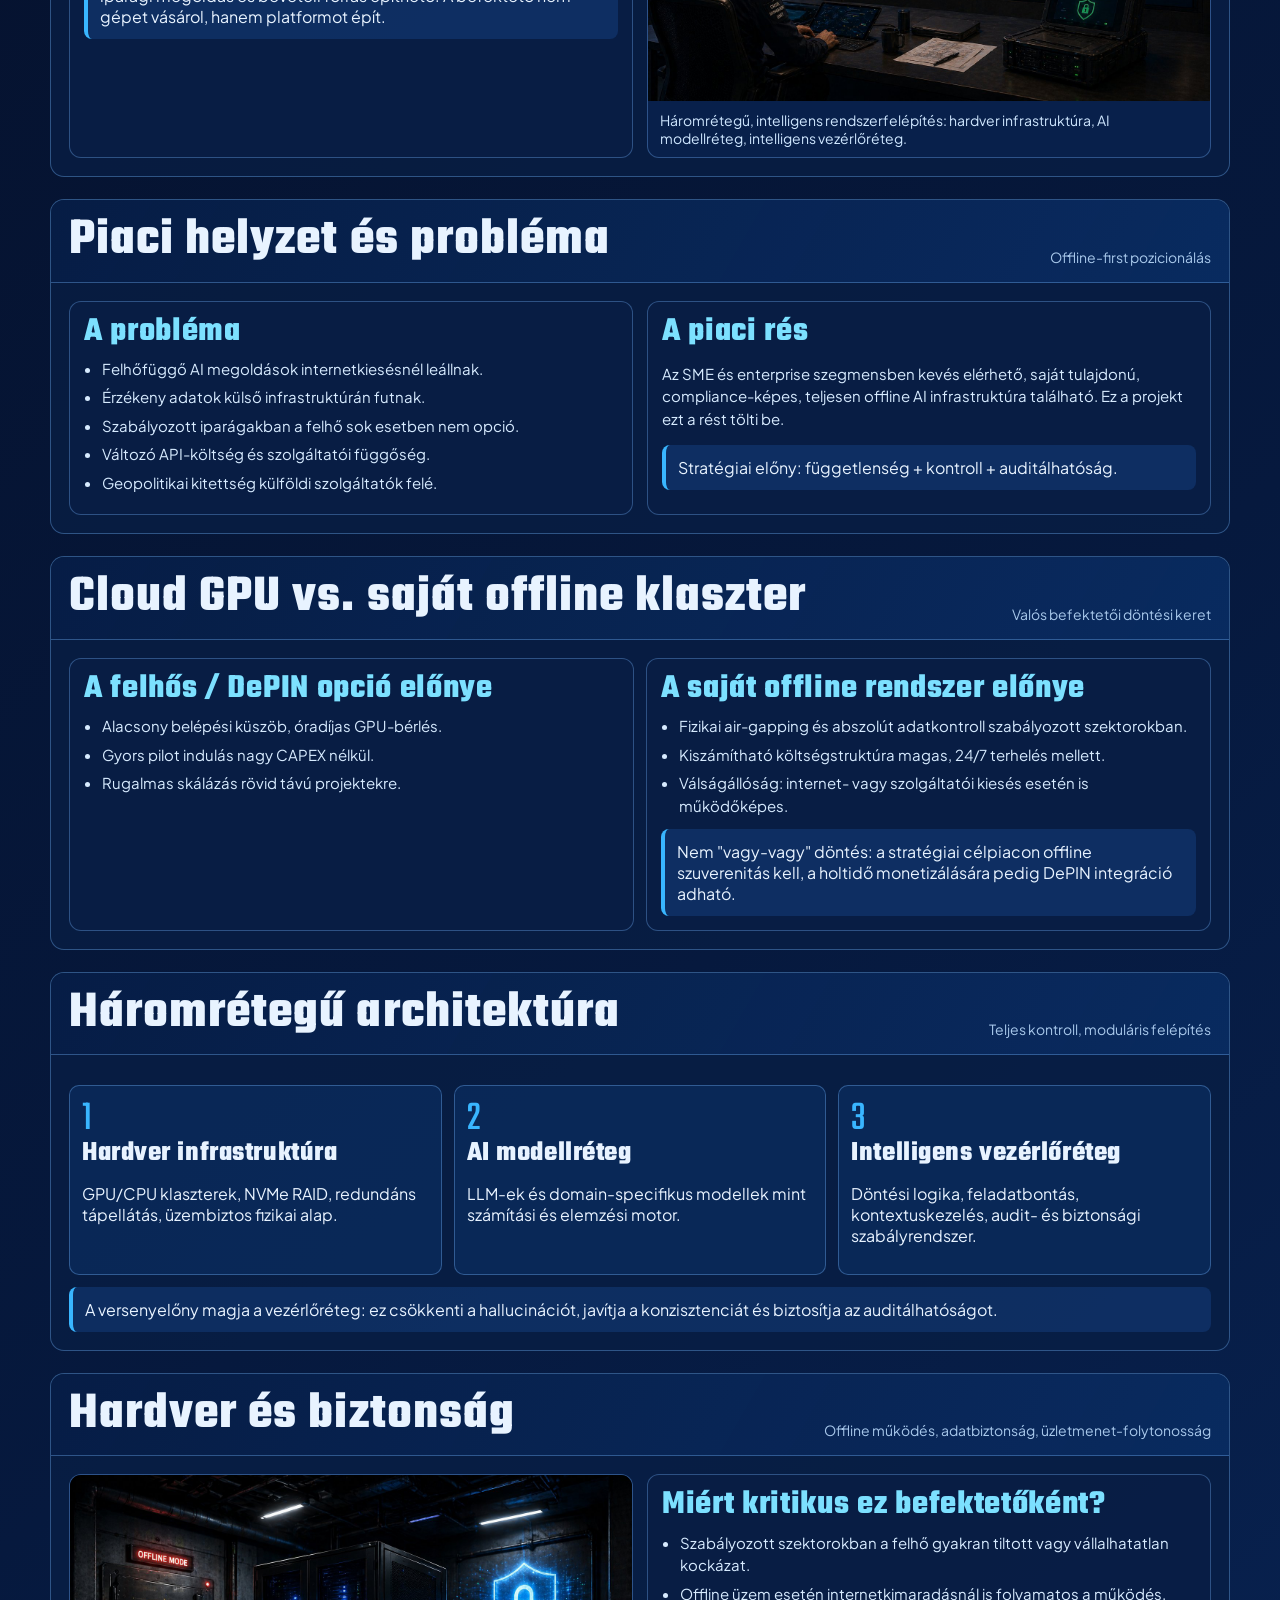
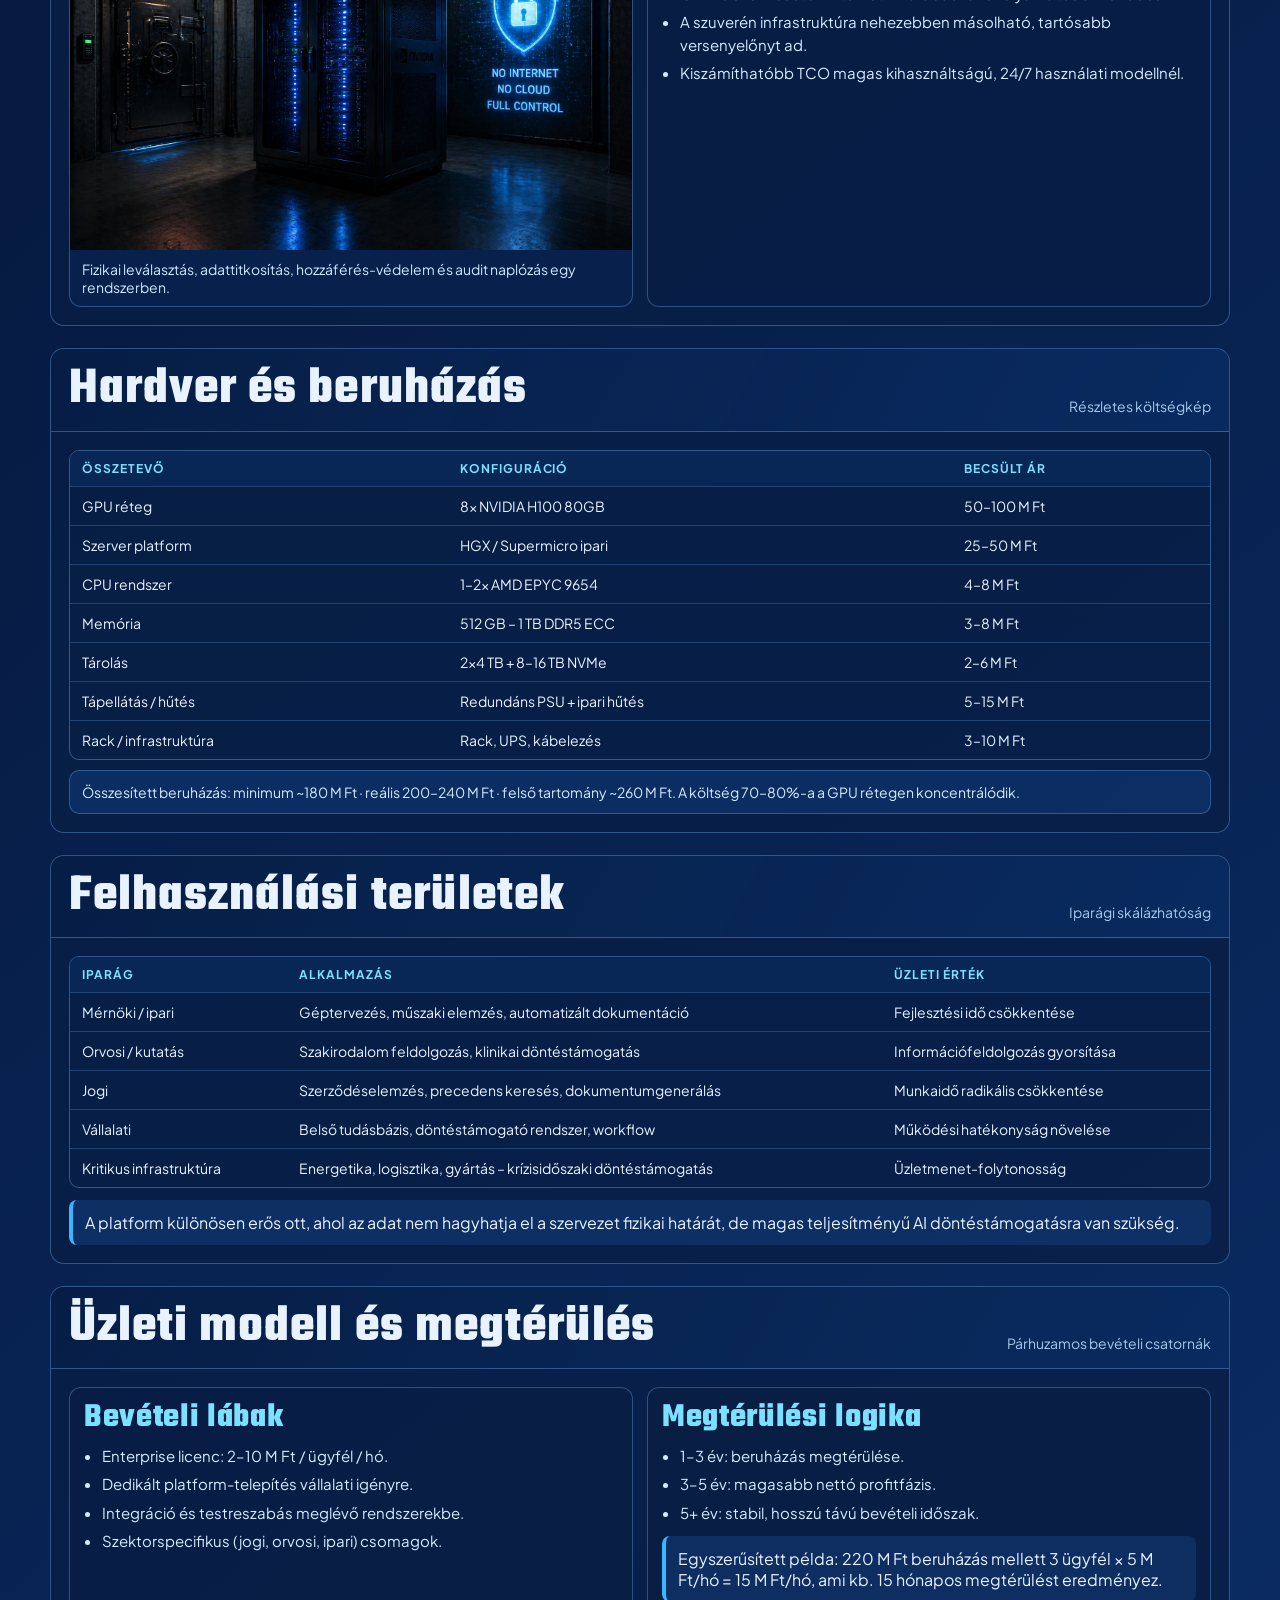
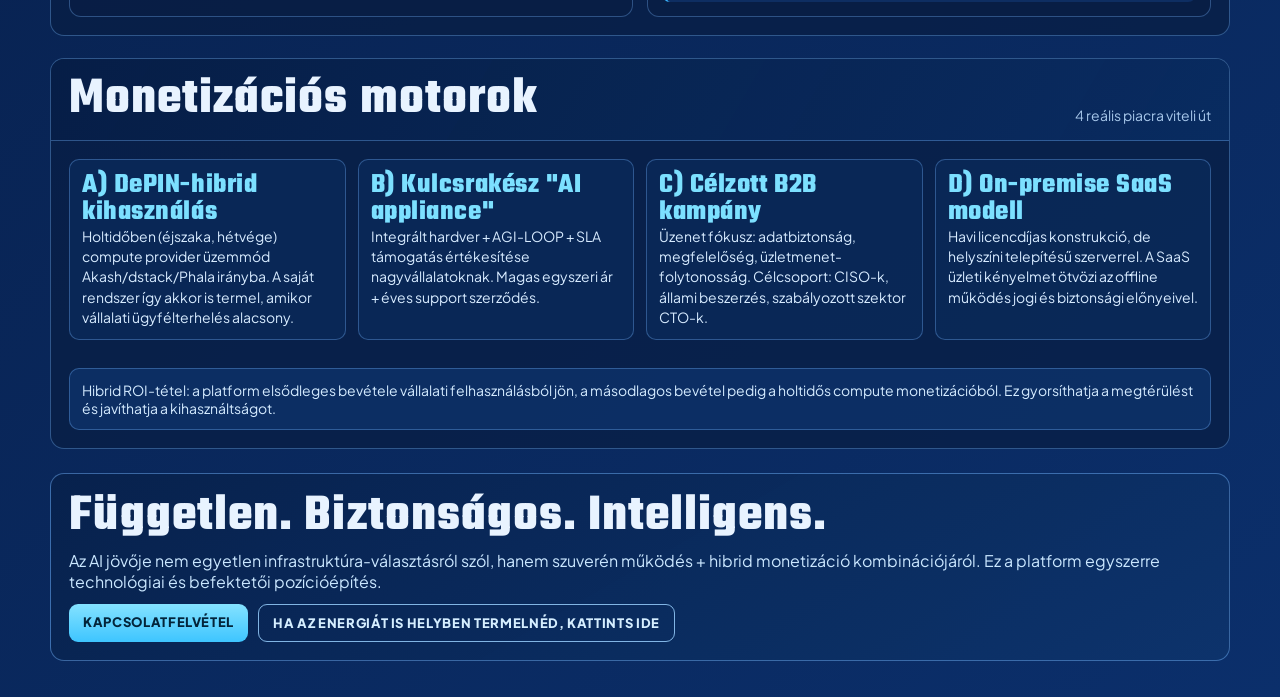
<file: landing_pages/offline-ai-landing.html>
<!doctype html>
<html lang="hu">
  <head>
    <meta charset="UTF-8" />
    <meta name="viewport" content="width=device-width, initial-scale=1" />
    <title>Offline AI infrastruktúra és intelligens vezérlőrendszer</title>
    <link rel="preconnect" href="https://fonts.googleapis.com" />
    <link rel="preconnect" href="https://fonts.gstatic.com" crossorigin />
    <link href="https://fonts.googleapis.com/css2?family=Plus+Jakarta+Sans:wght@400;500;700;800&family=Teko:wght@500;700&display=swap" rel="stylesheet" />
    <style>
      :root {
        --bg-0: #050d23;
        --bg-1: #06193e;
        --bg-2: #0b2f6b;
        --surface: rgba(9, 31, 69, 0.76);
        --surface-2: rgba(9, 31, 69, 0.9);
        --line: rgba(117, 182, 255, 0.36);
        --txt: #e8f3ff;
        --muted: #a8c8eb;
        --accent: #39b6ff;
        --accent-2: #7ce0ff;
        --max: 1180px;
      }

      * {
        box-sizing: border-box;
      }

      body {
        margin: 0;
        color: var(--txt);
        font-family: "Plus Jakarta Sans", sans-serif;
        background:
          radial-gradient(1000px 700px at 90% 0%, rgba(41, 128, 248, 0.24), transparent 56%),
          radial-gradient(800px 600px at 0% 0%, rgba(14, 165, 233, 0.15), transparent 60%),
          linear-gradient(140deg, var(--bg-0), var(--bg-1) 48%, var(--bg-2));
      }

      .grain::before {
        content: "";
        position: fixed;
        inset: 0;
        pointer-events: none;
        opacity: 0.06;
        background-image: radial-gradient(circle at 1px 1px, #fff 1px, transparent 0);
        background-size: 3px 3px;
      }

      .shell {
        width: min(var(--max), calc(100% - 28px));
        margin: 0 auto;
      }

      .hero {
        margin-top: 24px;
        border: 1px solid var(--line);
        border-radius: 16px;
        overflow: hidden;
        background: rgba(3, 17, 43, 0.5);
      }

      .hero-grid {
        display: grid;
        grid-template-columns: 1.05fr 0.95fr;
      }

      .hero-copy {
        padding: 26px;
      }

      .badge {
        display: inline-flex;
        border: 1px solid rgba(105, 200, 255, 0.55);
        color: var(--accent-2);
        border-radius: 999px;
        padding: 6px 12px;
        letter-spacing: 0.1em;
        text-transform: uppercase;
        font-size: 12px;
        font-weight: 700;
      }

      h1,
      h2,
      h3 {
        margin: 0;
        font-family: "Teko", sans-serif;
        line-height: 0.95;
        letter-spacing: 0.02em;
      }

      h1 {
        margin-top: 12px;
        font-size: clamp(44px, 7vw, 88px);
      }

      h1 .accent {
        color: var(--accent);
      }

      .lead {
        margin-top: 14px;
        color: #cae6ff;
        max-width: 60ch;
        font-size: clamp(16px, 1.8vw, 20px);
      }

      .hero-image {
        min-height: 100%;
      }

      .hero-image img {
        width: 100%;
        height: 100%;
        object-fit: cover;
        display: block;
      }

      .kpis {
        padding: 14px;
        border-top: 1px solid var(--line);
        display: grid;
        grid-template-columns: repeat(4, minmax(0, 1fr));
        gap: 12px;
      }

      .kpi {
        border: 1px solid rgba(112, 189, 255, 0.52);
        border-radius: 12px;
        background: linear-gradient(170deg, rgba(32, 108, 201, 0.24), rgba(13, 42, 92, 0.58));
        min-height: 92px;
        padding: 12px;
        display: grid;
        place-content: center;
        text-align: center;
      }

      .kpi strong {
        display: block;
        font-size: clamp(20px, 2.8vw, 34px);
      }

      .kpi span {
        margin-top: 4px;
        color: var(--muted);
        font-size: 12px;
        text-transform: uppercase;
        letter-spacing: 0.08em;
      }

      .section {
        margin-top: 22px;
        border: 1px solid var(--line);
        border-radius: 14px;
        overflow: hidden;
        background: var(--surface);
      }

      .section-head {
        padding: 16px 18px;
        border-bottom: 1px solid var(--line);
        display: flex;
        justify-content: space-between;
        align-items: end;
        gap: 12px;
        background: linear-gradient(120deg, rgba(6, 30, 70, 0.85), rgba(9, 44, 98, 0.92));
      }

      .section-head h2 {
        font-size: clamp(30px, 5vw, 52px);
      }

      .section-head p {
        margin: 0;
        color: var(--muted);
        font-size: 14px;
      }

      .content {
        padding: 18px;
      }

      .two {
        display: grid;
        grid-template-columns: 1fr 1fr;
        gap: 14px;
      }

      .card {
        border: 1px solid rgba(117, 182, 255, 0.34);
        border-radius: 12px;
        background: var(--surface-2);
        padding: 14px;
      }

      .card h3 {
        font-size: 34px;
        color: var(--accent-2);
      }

      .card p,
      .card li {
        color: #d7ebff;
        line-height: 1.5;
        font-size: 15px;
      }

      ul {
        margin: 10px 0 0;
        padding-left: 18px;
      }

      li {
        margin: 6px 0;
      }

      .keyline {
        margin-top: 12px;
        padding: 12px;
        border-left: 4px solid var(--accent);
        background: rgba(26, 78, 151, 0.35);
        border-radius: 8px;
      }

      .arch {
        margin-top: 12px;
        display: grid;
        grid-template-columns: repeat(3, minmax(0, 1fr));
        gap: 12px;
      }

      .tier {
        border: 1px solid rgba(117, 182, 255, 0.36);
        border-radius: 10px;
        padding: 12px;
        background: rgba(13, 46, 98, 0.68);
      }

      .tier .idx {
        font-family: "Teko", sans-serif;
        font-size: 42px;
        color: var(--accent);
        line-height: 1;
      }

      .tier h3 {
        font-size: 28px;
      }

      .table-wrap {
        overflow: auto;
        border: 1px solid rgba(117, 182, 255, 0.38);
        border-radius: 10px;
      }

      table {
        width: 100%;
        border-collapse: collapse;
      }

      th,
      td {
        padding: 10px 12px;
        border-bottom: 1px solid rgba(117, 182, 255, 0.24);
        text-align: left;
        font-size: 14px;
      }

      th {
        color: var(--accent-2);
        font-size: 12px;
        text-transform: uppercase;
        letter-spacing: 0.08em;
        background: rgba(9, 41, 88, 0.94);
      }

      tr:last-child td {
        border-bottom: none;
      }

      .stat {
        margin-top: 10px;
        border: 1px solid rgba(117, 182, 255, 0.34);
        border-radius: 10px;
        padding: 12px;
        font-size: 14px;
        color: #d4ebff;
        background: rgba(18, 65, 132, 0.45);
      }

      .gallery {
        display: grid;
        grid-template-columns: repeat(3, minmax(0, 1fr));
        gap: 12px;
      }

      .quad {
        display: grid;
        grid-template-columns: repeat(4, minmax(0, 1fr));
        gap: 12px;
      }

      .mini {
        border: 1px solid rgba(117, 182, 255, 0.34);
        border-radius: 10px;
        background: rgba(12, 44, 92, 0.72);
        padding: 12px;
      }

      .mini h3 {
        font-size: 28px;
        color: var(--accent-2);
      }

      .mini p,
      .mini li {
        margin: 0;
        color: #d7ebff;
        font-size: 14px;
        line-height: 1.45;
      }

      .split-compare {
        display: grid;
        grid-template-columns: 1fr 1fr;
        gap: 12px;
      }

      .showcase {
        border: 1px solid rgba(117, 182, 255, 0.34);
        border-radius: 12px;
        overflow: hidden;
        background: rgba(10, 35, 79, 0.76);
      }

      .showcase img {
        width: 100%;
        display: block;
      }

      .showcase p {
        margin: 0;
        padding: 10px 12px;
        color: #cfe7ff;
        font-size: 14px;
      }

      .photo {
        border: 1px solid rgba(117, 182, 255, 0.38);
        border-radius: 10px;
        overflow: hidden;
        background: #081a3d;
      }

      .photo img {
        width: 100%;
        height: 170px;
        object-fit: cover;
        display: block;
      }

      .photo p {
        margin: 0;
        padding: 10px;
        color: #cfe7ff;
        font-size: 14px;
      }

      .cta {
        margin: 24px 0 36px;
        border: 1px solid rgba(117, 182, 255, 0.46);
        border-radius: 14px;
        padding: 18px;
        background: linear-gradient(150deg, rgba(8, 33, 76, 0.92), rgba(13, 52, 108, 0.9));
      }

      .cta h2 {
        font-size: clamp(32px, 5vw, 52px);
      }

      .cta p {
        margin: 8px 0 0;
        color: #cae7ff;
      }

      .actions {
        margin-top: 12px;
        display: flex;
        flex-wrap: wrap;
        gap: 10px;
      }

      .btn {
        text-decoration: none;
        text-transform: uppercase;
        letter-spacing: 0.05em;
        border-radius: 9px;
        padding: 10px 14px;
        font-weight: 800;
        font-size: 13px;
      }

      .btn.main {
        color: #03243a;
        background: linear-gradient(180deg, #84e2ff, #3ec5ff);
      }

      .btn.ghost {
        color: #d5eeff;
        border: 1px solid rgba(153, 209, 255, 0.84);
      }

      .reveal {
        opacity: 0;
        transform: translateY(12px);
        transition: opacity 0.55s ease, transform 0.55s ease;
      }

      .reveal.show {
        opacity: 1;
        transform: translateY(0);
      }

      @media (max-width: 980px) {
        .hero-grid,
        .kpis,
        .two,
        .arch,
        .gallery,
        .quad,
        .split-compare {
          grid-template-columns: 1fr;
        }

        .hero-image {
          max-height: 360px;
        }
      }
    </style>
  </head>
  <body>
    <div class="grain"></div>
    <main class="shell">
      <section class="hero reveal">
        <div class="hero-grid">
          <div class="hero-copy">
            <span class="badge">Befektetői tájékoztató · Bizalmas</span>
            <h1>
              <span class="accent">Offline AI</span><br />
              infrastruktúra és<br />
              intelligens vezérlőrendszer
            </h1>
            <p class="lead">
              Nagy teljesítményű, teljesen offline működő mesterséges intelligencia platform saját fejlesztésű
              intelligens vezérlőréteggel és ipari GPU infrastruktúrával. Teljes adatkontroll, internet nélkül.
            </p>
          </div>
          <div class="hero-image">
            <img src="../aiofflinebefektetianyag/pdf_images/img-003.png" alt="Ipari NVIDIA H100 szerver infrastruktúra" />
          </div>
        </div>

        <div class="kpis">
          <article class="kpi"><strong>180–260 M Ft</strong><span>Beruházás</span></article>
          <article class="kpi"><strong>1–3 év</strong><span>Megtérülés</span></article>
          <article class="kpi"><strong>5–8+ év</strong><span>Működési időtáv</span></article>
          <article class="kpi"><strong>8× H100</strong><span>NVIDIA GPU</span></article>
        </div>
      </section>

      <section class="section reveal">
        <header class="section-head">
          <h2>Projektösszefoglaló</h2>
          <p>AI platform alapinfrastruktúra</p>
        </header>
        <div class="content two">
          <article class="card">
            <h3>Mi ez a projekt?</h3>
            <p>
              Egy olyan offline AI platform, amely internetkapcsolat nélkül is képes komplex döntéstámogatási feladatokat
              ellátni. A rendszer három elemből áll:
            </p>
            <ul>
              <li>150B paraméteres LLM mint feldolgozási motor.</li>
              <li>Saját fejlesztésű vezérlőrendszer: értelmezés, döntéshozatal, feladatbontás.</li>
              <li>Ipari hardverréteg: 8× NVIDIA H100 alapú infrastruktúra.</li>
            </ul>
          </article>
          <article class="card">
            <h3>Befektetői állítás</h3>
            <p>
              A hardver önmagában nem versenyelőny. A valódi értéket a saját orchestration és vezérlőlogika adja, amely
              nehezen másolható, skálázható és több iparágban értékesíthető.
            </p>
            <div class="keyline">
              Kulcsüzenet: a befektető nem gépet vásárol, hanem egy többrétegű, bevételtermelő AI platformot épít.
            </div>
          </article>
        </div>
      </section>

      <section class="section reveal">
        <header class="section-head">
          <h2>Mi ez a projekt?</h2>
          <p>Befektetői értékajánlat röviden</p>
        </header>
        <div class="content two">
          <article class="card">
            <p>
              Egy nagy teljesítményű, teljesen offline működő mesterséges intelligencia platform, amely saját
              fejlesztésű intelligens vezérlőrendszerre és ipari GPU infrastruktúrára épül.
            </p>
            <ul>
              <li><strong>Nagy nyelvi modell (150B paraméteres LLM)</strong> – feldolgozási motor.</li>
              <li><strong>Saját fejlesztésű vezérlőrendszer</strong> – értelmező, döntéshozó és feladatbontó intelligencia.</li>
              <li><strong>Ipari GPU infrastruktúra</strong> – számítási alap (8× NVIDIA H100).</li>
            </ul>
            <div class="keyline">
              Kulcsüzenet: Ez egy AI platform alapinfrastruktúra, amelyre több iparági megoldás és bevételi forrás
              építhető. A befektető nem gépet vásárol, hanem platformot épít.
            </div>
          </article>
          <article class="showcase">
            <img src="../aiofflinebefektetianyag/pdf_images/img-012.png" alt="Platform architektúra vizuális összefoglaló" />
            <p>Háromrétegű, intelligens rendszerfelépítés: hardver infrastruktúra, AI modellréteg, intelligens vezérlőréteg.</p>
          </article>
        </div>
      </section>

      <section class="section reveal">
        <header class="section-head">
          <h2>Piaci helyzet és probléma</h2>
          <p>Offline-first pozicionálás</p>
        </header>
        <div class="content two">
          <article class="card">
            <h3>A probléma</h3>
            <ul>
              <li>Felhőfüggő AI megoldások internetkiesésnél leállnak.</li>
              <li>Érzékeny adatok külső infrastruktúrán futnak.</li>
              <li>Szabályozott iparágakban a felhő sok esetben nem opció.</li>
              <li>Változó API-költség és szolgáltatói függőség.</li>
              <li>Geopolitikai kitettség külföldi szolgáltatók felé.</li>
            </ul>
          </article>
          <article class="card">
            <h3>A piaci rés</h3>
            <p>
              Az SME és enterprise szegmensben kevés elérhető, saját tulajdonú, compliance-képes, teljesen offline AI
              infrastruktúra található. Ez a projekt ezt a rést tölti be.
            </p>
            <div class="keyline">
              Stratégiai előny: függetlenség + kontroll + auditálhatóság.
            </div>
          </article>
        </div>
      </section>

      <section class="section reveal">
        <header class="section-head">
          <h2>Cloud GPU vs. saját offline klaszter</h2>
          <p>Valós befektetői döntési keret</p>
        </header>
        <div class="content split-compare">
          <article class="card">
            <h3>A felhős / DePIN opció előnye</h3>
            <ul>
              <li>Alacsony belépési küszöb, óradíjas GPU-bérlés.</li>
              <li>Gyors pilot indulás nagy CAPEX nélkül.</li>
              <li>Rugalmas skálázás rövid távú projektekre.</li>
            </ul>
          </article>
          <article class="card">
            <h3>A saját offline rendszer előnye</h3>
            <ul>
              <li>Fizikai air-gapping és abszolút adatkontroll szabályozott szektorokban.</li>
              <li>Kiszámítható költségstruktúra magas, 24/7 terhelés mellett.</li>
              <li>Válságállóság: internet- vagy szolgáltatói kiesés esetén is működőképes.</li>
            </ul>
            <div class="keyline">
              Nem "vagy-vagy" döntés: a stratégiai célpiacon offline szuverenitás kell, a holtidő monetizálására pedig
              DePIN integráció adható.
            </div>
          </article>
        </div>
      </section>

      <section class="section reveal">
        <header class="section-head">
          <h2>Háromrétegű architektúra</h2>
          <p>Teljes kontroll, moduláris felépítés</p>
        </header>
        <div class="content">
          <div class="arch">
            <article class="tier">
              <div class="idx">1</div>
              <h3>Hardver infrastruktúra</h3>
              <p>GPU/CPU klaszterek, NVMe RAID, redundáns tápellátás, üzembiztos fizikai alap.</p>
            </article>
            <article class="tier">
              <div class="idx">2</div>
              <h3>AI modellréteg</h3>
              <p>LLM-ek és domain-specifikus modellek mint számítási és elemzési motor.</p>
            </article>
            <article class="tier">
              <div class="idx">3</div>
              <h3>Intelligens vezérlőréteg</h3>
              <p>Döntési logika, feladatbontás, kontextuskezelés, audit- és biztonsági szabályrendszer.</p>
            </article>
          </div>
          <div class="keyline">
            A versenyelőny magja a vezérlőréteg: ez csökkenti a hallucinációt, javítja a konzisztenciát és
            biztosítja az auditálhatóságot.
          </div>
        </div>
      </section>

      <section class="section reveal">
        <header class="section-head">
          <h2>Hardver és biztonság</h2>
          <p>Offline működés, adatbiztonság, üzletmenet-folytonosság</p>
        </header>
        <div class="content two">
          <article class="showcase">
            <img src="../aiofflinebefektetianyag/pdf_images/img-013.png" alt="Hardver és biztonsági mechanizmusok" />
            <p>Fizikai leválasztás, adattitkosítás, hozzáférés-védelem és audit naplózás egy rendszerben.</p>
          </article>
          <article class="card">
            <h3>Miért kritikus ez befektetőként?</h3>
            <ul>
              <li>Szabályozott szektorokban a felhő gyakran tiltott vagy vállalhatatlan kockázat.</li>
              <li>Offline üzem esetén internetkimaradásnál is folyamatos a működés.</li>
              <li>A szuverén infrastruktúra nehezebben másolható, tartósabb versenyelőnyt ad.</li>
              <li>Kiszámíthatóbb TCO magas kihasználtságú, 24/7 használati modellnél.</li>
            </ul>
          </article>
        </div>
      </section>

      <section class="section reveal">
        <header class="section-head">
          <h2>Hardver és beruházás</h2>
          <p>Részletes költségkép</p>
        </header>
        <div class="content">
          <div class="table-wrap">
            <table>
              <thead>
                <tr>
                  <th>Összetevő</th>
                  <th>Konfiguráció</th>
                  <th>Becsült ár</th>
                </tr>
              </thead>
              <tbody>
                <tr><td>GPU réteg</td><td>8× NVIDIA H100 80GB</td><td>50–100 M Ft</td></tr>
                <tr><td>Szerver platform</td><td>HGX / Supermicro ipari</td><td>25–50 M Ft</td></tr>
                <tr><td>CPU rendszer</td><td>1–2× AMD EPYC 9654</td><td>4–8 M Ft</td></tr>
                <tr><td>Memória</td><td>512 GB – 1 TB DDR5 ECC</td><td>3–8 M Ft</td></tr>
                <tr><td>Tárolás</td><td>2×4 TB + 8–16 TB NVMe</td><td>2–6 M Ft</td></tr>
                <tr><td>Tápellátás / hűtés</td><td>Redundáns PSU + ipari hűtés</td><td>5–15 M Ft</td></tr>
                <tr><td>Rack / infrastruktúra</td><td>Rack, UPS, kábelezés</td><td>3–10 M Ft</td></tr>
              </tbody>
            </table>
          </div>
          <div class="stat">
            Összesített beruházás: minimum ~180 M Ft · reális 200–240 M Ft · felső tartomány ~260 M Ft.
            A költség 70–80%-a a GPU rétegen koncentrálódik.
          </div>
        </div>
      </section>

      <section class="section reveal">
        <header class="section-head">
          <h2>Felhasználási területek</h2>
          <p>Iparági skálázhatóság</p>
        </header>
        <div class="content">
          <div class="table-wrap">
            <table>
              <thead>
                <tr>
                  <th>Iparág</th>
                  <th>Alkalmazás</th>
                  <th>Üzleti érték</th>
                </tr>
              </thead>
              <tbody>
                <tr><td>Mérnöki / ipari</td><td>Géptervezés, műszaki elemzés, automatizált dokumentáció</td><td>Fejlesztési idő csökkentése</td></tr>
                <tr><td>Orvosi / kutatás</td><td>Szakirodalom feldolgozás, klinikai döntéstámogatás</td><td>Információfeldolgozás gyorsítása</td></tr>
                <tr><td>Jogi</td><td>Szerződéselemzés, precedens keresés, dokumentumgenerálás</td><td>Munkaidő radikális csökkentése</td></tr>
                <tr><td>Vállalati</td><td>Belső tudásbázis, döntéstámogató rendszer, workflow</td><td>Működési hatékonyság növelése</td></tr>
                <tr><td>Kritikus infrastruktúra</td><td>Energetika, logisztika, gyártás – krízisidőszaki döntéstámogatás</td><td>Üzletmenet-folytonosság</td></tr>
              </tbody>
            </table>
          </div>
          <div class="keyline">
            A platform különösen erős ott, ahol az adat nem hagyhatja el a szervezet fizikai határát, de magas
            teljesítményű AI döntéstámogatásra van szükség.
          </div>
        </div>
      </section>

      <section class="section reveal">
        <header class="section-head">
          <h2>Üzleti modell és megtérülés</h2>
          <p>Párhuzamos bevételi csatornák</p>
        </header>
        <div class="content two">
          <article class="card">
            <h3>Bevételi lábak</h3>
            <ul>
              <li>Enterprise licenc: 2–10 M Ft / ügyfél / hó.</li>
              <li>Dedikált platform-telepítés vállalati igényre.</li>
              <li>Integráció és testreszabás meglévő rendszerekbe.</li>
              <li>Szektorspecifikus (jogi, orvosi, ipari) csomagok.</li>
            </ul>
          </article>
          <article class="card">
            <h3>Megtérülési logika</h3>
            <ul>
              <li>1–3 év: beruházás megtérülése.</li>
              <li>3–5 év: magasabb nettó profitfázis.</li>
              <li>5+ év: stabil, hosszú távú bevételi időszak.</li>
            </ul>
            <div class="keyline">
              Egyszerűsített példa: 220 M Ft beruházás mellett 3 ügyfél × 5 M Ft/hó = 15 M Ft/hó,
              ami kb. 15 hónapos megtérülést eredményez.
            </div>
          </article>
        </div>
      </section>

      <section class="section reveal">
        <header class="section-head">
          <h2>Monetizációs motorok</h2>
          <p>4 reális piacra viteli út</p>
        </header>
        <div class="content quad">
          <article class="mini">
            <h3>A) DePIN-hibrid kihasználás</h3>
            <p>
              Holtidőben (éjszaka, hétvége) compute provider üzemmód Akash/dstack/Phala irányba. A saját rendszer így
              akkor is termel, amikor vállalati ügyfélterhelés alacsony.
            </p>
          </article>
          <article class="mini">
            <h3>B) Kulcsrakész "AI appliance"</h3>
            <p>
              Integrált hardver + AGI-LOOP + SLA támogatás értékesítése nagyvállalatoknak. Magas egyszeri ár + éves
              support szerződés.
            </p>
          </article>
          <article class="mini">
            <h3>C) Célzott B2B kampány</h3>
            <p>
              Üzenet fókusz: adatbiztonság, megfelelőség, üzletmenet-folytonosság. Célcsoport: CISO-k, állami beszerzés,
              szabályozott szektor CTO-k.
            </p>
          </article>
          <article class="mini">
            <h3>D) On-premise SaaS modell</h3>
            <p>
              Havi licencdíjas konstrukció, de helyszíni telepítésű szerverrel. A SaaS üzleti kényelmet ötvözi az offline
              működés jogi és biztonsági előnyeivel.
            </p>
          </article>
        </div>
        <div class="content" style="padding-top: 0;">
          <div class="stat">
            Hibrid ROI-tétel: a platform elsődleges bevétele vállalati felhasználásból jön, a másodlagos bevétel pedig a
            holtidős compute monetizációból. Ez gyorsíthatja a megtérülést és javíthatja a kihasználtságot.
          </div>
        </div>
      </section>

      <section class="cta reveal">
        <h2>Független. Biztonságos. Intelligens.</h2>
        <p>
          Az AI jövője nem egyetlen infrastruktúra-választásról szól, hanem szuverén működés + hibrid monetizáció
          kombinációjáról. Ez a platform egyszerre technológiai és befektetői pozícióépítés.
        </p>
        <div class="actions">
          <a class="btn main" href="mailto:info@newtonszimulator.hu?subject=Landinggel%20kapcsolatos%20megkeres%C3%A9s%20-%20Offline%20AI">Kapcsolatfelvétel</a>
          <a class="btn ghost" href="https://www.newtonszimulator.hu/napelem-kontenerre">Ha az energiát is helyben termelnéd, kattints ide</a>
        </div>
      </section>
    </main>

    <script>
      const observer = new IntersectionObserver(
        (entries) => {
          entries.forEach((entry) => {
            if (entry.isIntersecting) entry.target.classList.add("show");
          });
        },
        { threshold: 0.14 }
      );

      document.querySelectorAll(".reveal").forEach((node, i) => {
        node.style.transitionDelay = `${Math.min(i * 50, 260)}ms`;
        observer.observe(node);
      });
    </script>
  </body>
</html>
</file>
<file: assets/styles.css>
/* ===== Reset & Base ===== */
*, *::before, *::after { box-sizing: border-box; margin: 0; padding: 0; }

:root {
  /* Dark theme (default) */
  --bg: #0a0a0f;
  --bg-alt: #12121a;
  --bg-card: #1a1a26;
  --bg-card-hover: #22222e;
  --text: #e8e8f0;
  --text-muted: #9999aa;
  --text-dim: #6b6b80;
  --border: #2a2a3a;
  --accent: #f5a623;
  --accent-2: #6c5ce7;
  --accent-3: #00d2a0;
  --accent-glow: rgba(245, 166, 35, 0.15);
  --gradient: linear-gradient(135deg, #f5a623 0%, #ff6b6b 50%, #6c5ce7 100%);
  --gradient-text: linear-gradient(135deg, #f5a623 0%, #ff8c42 100%);
  --shadow: 0 8px 32px rgba(0, 0, 0, 0.4);
  --shadow-lg: 0 16px 64px rgba(0, 0, 0, 0.5);
  --radius: 16px;
  --radius-sm: 10px;
  --max-width: 1200px;
  --font: 'Inter', -apple-system, BlinkMacSystemFont, 'Segoe UI', sans-serif;
  --font-mono: 'JetBrains Mono', 'Fira Code', monospace;
}

[data-theme="light"] {
  --bg: #fafafa;
  --bg-alt: #f0f0f5;
  --bg-card: #ffffff;
  --bg-card-hover: #f8f8fc;
  --text: #1a1a2e;
  --text-muted: #555566;
  --text-dim: #888899;
  --border: #e0e0ea;
  --accent: #e8941a;
  --accent-2: #5a4dd1;
  --accent-3: #00a87e;
  --accent-glow: rgba(232, 148, 26, 0.1);
  --gradient: linear-gradient(135deg, #e8941a 0%, #e85d5d 50%, #5a4dd1 100%);
  --gradient-text: linear-gradient(135deg, #e8941a 0%, #d9783a 100%);
  --shadow: 0 8px 32px rgba(0, 0, 0, 0.08);
  --shadow-lg: 0 16px 64px rgba(0, 0, 0, 0.12);
}

html { scroll-behavior: smooth; }

body {
  font-family: var(--font);
  background: var(--bg);
  color: var(--text);
  line-height: 1.6;
  overflow-x: hidden;
  -webkit-font-smoothing: antialiased;
}

a { color: inherit; text-decoration: none; }

/* ===== Nav ===== */
.nav {
  position: fixed;
  top: 0; left: 0; right: 0;
  z-index: 100;
  background: rgba(10, 10, 15, 0.8);
  backdrop-filter: blur(20px);
  border-bottom: 1px solid var(--border);
  transition: background 0.3s;
}
[data-theme="light"] .nav { background: rgba(250, 250, 250, 0.8); }

.nav__inner {
  max-width: var(--max-width);
  margin: 0 auto;
  display: flex;
  align-items: center;
  justify-content: space-between;
  padding: 0 24px;
  height: 64px;
}

.nav__logo {
  display: flex;
  align-items: center;
  gap: 8px;
  font-weight: 800;
  font-size: 1.25rem;
}

.nav__logo-icon { font-size: 1.5rem; }

.nav__links {
  display: flex;
  gap: 28px;
}

.nav__links a {
  font-size: 0.9rem;
  font-weight: 500;
  color: var(--text-muted);
  transition: color 0.2s;
}

.nav__links a:hover { color: var(--accent); }

.nav__theme {
  background: var(--bg-card);
  border: 1px solid var(--border);
  border-radius: 50%;
  width: 40px; height: 40px;
  cursor: pointer;
  font-size: 1.1rem;
  display: flex;
  align-items: center;
  justify-content: center;
  transition: all 0.2s;
}

.nav__theme:hover { border-color: var(--accent); }

@media (max-width: 768px) {
  .nav__links { display: none; }
}

/* ===== Hero ===== */
.hero {
  position: relative;
  min-height: 100vh;
  display: flex;
  align-items: center;
  justify-content: center;
  overflow: hidden;
  padding: 80px 24px 60px;
}

.hero__bg {
  position: absolute;
  top: 0; left: 0; right: 0; bottom: 0;
  z-index: 0;
}

.hero__orb {
  position: absolute;
  border-radius: 50%;
  filter: blur(80px);
  opacity: 0.3;
  animation: float 8s ease-in-out infinite;
}

.hero__orb--1 {
  width: 400px; height: 400px;
  background: var(--accent);
  top: 10%; left: 5%;
}

.hero__orb--2 {
  width: 350px; height: 350px;
  background: var(--accent-2);
  bottom: 10%; right: 10%;
  animation-delay: 2s;
}

.hero__orb--3 {
  width: 300px; height: 300px;
  background: var(--accent-3);
  top: 50%; left: 50%;
  transform: translate(-50%, -50%);
  animation-delay: 4s;
}

@keyframes float {
  0%, 100% { transform: translateY(0) scale(1); }
  50% { transform: translateY(-30px) scale(1.05); }
}

.hero__content {
  position: relative;
  z-index: 1;
  max-width: 800px;
  text-align: center;
}

.hero__badge {
  display: inline-flex;
  align-items: center;
  gap: 8px;
  padding: 6px 16px;
  background: var(--bg-card);
  border: 1px solid var(--border);
  border-radius: 100px;
  font-size: 0.85rem;
  color: var(--text-muted);
  margin-bottom: 24px;
}

.hero__badge-dot {
  width: 8px; height: 8px;
  background: var(--accent-3);
  border-radius: 50%;
  box-shadow: 0 0 12px var(--accent-3);
  animation: pulse 2s ease-in-out infinite;
}

@keyframes pulse {
  0%, 100% { opacity: 1; }
  50% { opacity: 0.5; }
}

.hero__title {
  font-size: clamp(2.5rem, 6vw, 4.5rem);
  font-weight: 800;
  line-height: 1.1;
  letter-spacing: -0.03em;
  margin-bottom: 24px;
}

.hero__title-gradient {
  background: var(--gradient-text);
  -webkit-background-clip: text;
  background-clip: text;
  -webkit-text-fill-color: transparent;
}

.hero__subtitle {
  font-size: 1.15rem;
  color: var(--text-muted);
  max-width: 600px;
  margin: 0 auto 36px;
}

.hero__subtitle strong { color: var(--text); }

.hero__cta {
  display: flex;
  gap: 16px;
  justify-content: center;
  flex-wrap: wrap;
  margin-bottom: 60px;
}

.btn {
  display: inline-flex;
  align-items: center;
  gap: 8px;
  padding: 14px 28px;
  border-radius: var(--radius-sm);
  font-weight: 600;
  font-size: 1rem;
  cursor: pointer;
  border: none;
  transition: all 0.2s;
}

.btn--primary {
  background: var(--gradient);
  color: #fff;
  box-shadow: 0 4px 20px var(--accent-glow);
}

.btn--primary:hover {
  transform: translateY(-2px);
  box-shadow: 0 8px 30px var(--accent-glow);
}

.btn--ghost {
  background: transparent;
  border: 1px solid var(--border);
  color: var(--text);
}

.btn--ghost:hover { border-color: var(--accent); }

.hero__stats {
  display: flex;
  gap: 48px;
  justify-content: center;
  flex-wrap: wrap;
}

.hero__stat-num {
  font-size: 2rem;
  font-weight: 800;
  background: var(--gradient-text);
  -webkit-background-clip: text;
  background-clip: text;
  -webkit-text-fill-color: transparent;
}

.hero__stat-label {
  font-size: 0.85rem;
  color: var(--text-dim);
}

/* ===== Sections ===== */
.section {
  max-width: var(--max-width);
  margin: 0 auto;
  padding: 100px 24px;
}

.section--alt {
  max-width: none;
  background: var(--bg-alt);
}

.section--alt > * { max-width: var(--max-width); margin: 0 auto; }

.section__header {
  text-align: center;
  margin-bottom: 60px;
}

.section__eyebrow {
  display: inline-block;
  font-size: 0.8rem;
  font-weight: 600;
  text-transform: uppercase;
  letter-spacing: 0.1em;
  color: var(--accent);
  margin-bottom: 12px;
}

.section__title {
  font-size: clamp(2rem, 4vw, 3rem);
  font-weight: 800;
  letter-spacing: -0.02em;
  margin-bottom: 16px;
}

.section__lead {
  font-size: 1.1rem;
  color: var(--text-muted);
  max-width: 700px;
  margin: 0 auto;
}

.section__lead strong { color: var(--text); }

/* ===== Problem Cards ===== */
.problem-grid {
  display: grid;
  grid-template-columns: repeat(auto-fit, minmax(260px, 1fr));
  gap: 24px;
}

.problem-card {
  background: var(--bg-card);
  border: 1px solid var(--border);
  border-radius: var(--radius);
  padding: 32px;
  transition: all 0.3s;
}

.problem-card:hover {
  background: var(--bg-card-hover);
  transform: translateY(-4px);
  border-color: var(--accent);
}

.problem-card__icon {
  font-size: 2.5rem;
  margin-bottom: 16px;
}

.problem-card h3 {
  font-size: 1.25rem;
  font-weight: 700;
  margin-bottom: 12px;
}

.problem-card p {
  color: var(--text-muted);
  font-size: 0.95rem;
}

.problem-card strong { color: var(--text); }

/* ===== Solution Flow ===== */
.solution-flow {
  display: grid;
  grid-template-columns: repeat(auto-fit, minmax(200px, 1fr));
  gap: 24px;
}

.solution-step {
  text-align: center;
  position: relative;
  padding: 32px 24px;
  background: var(--bg-card);
  border: 1px solid var(--border);
  border-radius: var(--radius);
  transition: all 0.3s;
}

.solution-step:hover {
  border-color: var(--accent);
  transform: translateY(-4px);
}

.solution-step__num {
  width: 48px; height: 48px;
  margin: 0 auto 20px;
  display: flex;
  align-items: center;
  justify-content: center;
  background: var(--gradient);
  color: #fff;
  font-weight: 800;
  font-size: 1.25rem;
  border-radius: 50%;
  box-shadow: 0 4px 20px var(--accent-glow);
}

.solution-step h3 {
  font-size: 1.1rem;
  font-weight: 700;
  margin-bottom: 8px;
}

.solution-step p {
  color: var(--text-muted);
  font-size: 0.9rem;
}

/* ===== Walkthrough ===== */
.walkthrough {
  display: grid;
  grid-template-columns: 320px 1fr;
  gap: 32px;
  background: var(--bg-card);
  border: 1px solid var(--border);
  border-radius: var(--radius);
  overflow: hidden;
}

@media (max-width: 768px) {
  .walkthrough { grid-template-columns: 1fr; }
}

.walkthrough__steps {
  display: flex;
  flex-direction: column;
  border-right: 1px solid var(--border);
}

@media (max-width: 768px) {
  .walkthrough__steps { border-right: none; border-bottom: 1px solid var(--border); }
}

.walkthrough__step {
  display: flex;
  align-items: center;
  gap: 16px;
  padding: 20px 24px;
  background: transparent;
  border: none;
  border-bottom: 1px solid var(--border);
  cursor: pointer;
  text-align: left;
  color: var(--text-muted);
  transition: all 0.2s;
  font-family: var(--font);
}

.walkthrough__step:last-child { border-bottom: none; }

.walkthrough__step:hover { background: var(--bg-card-hover); }

.walkthrough__step.is-active {
  background: var(--bg-card-hover);
  color: var(--text);
  border-left: 3px solid var(--accent);
  padding-left: 21px;
}

.walkthrough__step-num {
  font-family: var(--font-mono);
  font-size: 0.8rem;
  font-weight: 600;
  color: var(--accent);
  min-width: 24px;
}

.walkthrough__step-label {
  font-size: 0.95rem;
  font-weight: 500;
}

.walkthrough__panel {
  padding: 40px;
  min-height: 320px;
}

.walkthrough__panel h3 {
  font-size: 1.5rem;
  font-weight: 700;
  margin-bottom: 16px;
}

.walkthrough__panel p {
  color: var(--text-muted);
  margin-bottom: 20px;
  font-size: 1rem;
}

.walkthrough__panel code {
  font-family: var(--font-mono);
  background: var(--bg);
  padding: 2px 8px;
  border-radius: 6px;
  font-size: 0.9rem;
  color: var(--accent-3);
}

.walkthrough__panel .walkthrough__code {
  background: var(--bg);
  border: 1px solid var(--border);
  border-radius: var(--radius-sm);
  padding: 20px;
  font-family: var(--font-mono);
  font-size: 0.85rem;
  overflow-x: auto;
  color: var(--text-muted);
  line-height: 1.5;
}

/* ===== Routing ===== */
.routing-layout {
  display: block;
  margin-bottom: 60px;
  max-width: 820px;
  margin-left: auto;
  margin-right: auto;
}

.routing-demo {
  background: var(--bg-card);
  border: 1px solid var(--border);
  border-radius: var(--radius);
  padding: 32px;
}

.routing-demo h3 {
  font-size: 1.1rem;
  font-weight: 700;
  margin-bottom: 20px;
}

.routing-demo__buttons {
  display: flex;
  flex-wrap: wrap;
  gap: 10px;
  margin-bottom: 24px;
}

.routing-btn {
  padding: 10px 18px;
  background: var(--bg);
  border: 1px solid var(--border);
  border-radius: var(--radius-sm);
  color: var(--text-muted);
  font-family: var(--font);
  font-size: 0.9rem;
  font-weight: 500;
  cursor: pointer;
  transition: all 0.2s;
}

.routing-btn:hover { border-color: var(--accent); color: var(--text); }

.routing-btn.is-active {
  background: var(--gradient);
  border-color: transparent;
  color: #fff;
}

.routing-demo__result {
  background: var(--bg);
  border: 1px solid var(--border);
  border-radius: var(--radius-sm);
  padding: 24px;
  min-height: 200px;
}

.routing-result__label {
  font-size: 0.8rem;
  text-transform: uppercase;
  letter-spacing: 0.05em;
  color: var(--text-dim);
  margin-bottom: 8px;
}

.routing-result__provider {
  font-size: 1.5rem;
  font-weight: 800;
  color: var(--accent);
  margin-bottom: 16px;
}

.routing-result__reason {
  color: var(--text-muted);
  font-size: 0.95rem;
  margin-bottom: 16px;
}

.routing-result__meta {
  display: flex;
  gap: 16px;
  flex-wrap: wrap;
}

.routing-result__chip {
  display: inline-flex;
  align-items: center;
  gap: 6px;
  padding: 6px 12px;
  background: var(--bg-card);
  border: 1px solid var(--border);
  border-radius: 100px;
  font-size: 0.8rem;
  color: var(--text-muted);
}

.routing-result__chip strong { color: var(--text); }

/* ===== Steps Vertical (non-JS) ===== */
.steps-vertical {
  display: flex;
  flex-direction: column;
  gap: 16px;
  margin: 40px 0;
}

.step-item {
  display: flex;
  align-items: flex-start;
  gap: 16px;
  padding: 20px;
  background: var(--bg-card);
  border: 1px solid var(--border);
  border-radius: var(--radius);
  transition: all 0.25s;
}

.step-item:hover {
  border-color: var(--accent);
  transform: translateX(4px);
  box-shadow: var(--shadow);
}

.step-item__num {
  font-family: var(--font-mono);
  font-size: 1.8rem;
  font-weight: 700;
  color: var(--accent);
  flex-shrink: 0;
  width: 48px;
  text-align: center;
  line-height: 1;
}

.step-item__content h3 {
  font-size: 1.05rem;
  font-weight: 700;
  margin: 0 0 8px 0;
  color: var(--text);
}

.step-item__content p {
  font-size: 0.9rem;
  color: var(--text-muted);
  line-height: 1.5;
  margin: 0 0 10px 0;
}

.step-item__meta {
  font-size: 0.82rem;
  color: var(--text-dim);
  padding: 10px;
  background: var(--bg-alt);
  border-radius: 8px;
  line-height: 1.5;
}

.step-item__meta strong {
  color: var(--accent);
}

@media (max-width: 768px) {
  .steps-vertical {
    gap: 12px;
  }
  
  .step-item {
    padding: 16px;
  }
  
  .step-item__num {
    font-size: 1.4rem;
    width: 40px;
  }
}

/* ===== Routing Static ===== */
.routing-demo-static {
  background: var(--bg-card);
  border: 1px solid var(--border);
  border-radius: var(--radius);
  padding: 28px;
}

.routing-demo-static h3 {
  font-size: 1.2rem;
  font-weight: 700;
  margin: 0 0 8px 0;
  color: var(--text);
}

.routing-demo-static__hint {
  color: var(--text-muted);
  font-size: 0.9rem;
  margin-bottom: 24px;
}

.routing-flow {
  display: flex;
  flex-direction: column;
  gap: 16px;
}

.routing-flow__step {
  display: flex;
  align-items: flex-start;
  gap: 14px;
  padding: 14px;
  background: var(--bg-alt);
  border-radius: 10px;
}

.routing-flow__step--check {
  border-left: 3px solid var(--accent);
}

.routing-flow__step--success {
  border-left: 3px solid #00d2a0;
  background: rgba(0, 210, 160, 0.05);
}

.routing-flow__icon {
  font-size: 1.5rem;
  flex-shrink: 0;
  width: 40px;
  height: 40px;
  display: flex;
  align-items: center;
  justify-content: center;
  background: var(--bg);
  border-radius: 10px;
}

.routing-flow__content {
  flex: 1;
}

.routing-flow__content strong {
  color: var(--text);
}

.routing-flow__capability {
  display: block;
  font-family: var(--font-mono);
  font-size: 0.8rem;
  color: var(--accent-3);
  margin-top: 4px;
}

.routing-flow__result {
  display: inline-block;
  font-family: var(--font-mono);
  font-size: 0.8rem;
  font-weight: 700;
  padding: 4px 10px;
  border-radius: 6px;
  margin-top: 6px;
}

.routing-flow__result--hit {
  background: rgba(0, 210, 160, 0.15);
  color: #00d2a0;
}

.routing-flow__arrow {
  text-align: center;
  font-size: 1.2rem;
  color: var(--text-dim);
  margin: -4px 0;
}

.routing-flow__detail {
  font-size: 0.82rem;
  color: var(--text-dim);
  margin-top: 4px;
}

.routing-alternative {
  margin-top: 28px;
  padding-top: 20px;
  border-top: 1px solid var(--border);
}

.routing-alternative p {
  font-size: 0.95rem;
  font-weight: 600;
  color: var(--text);
  margin: 0 0 12px 0;
}

.routing-alternative__steps {
  font-size: 0.9rem;
  color: var(--text-muted);
  line-height: 1.6;
  padding-left: 20px;
  margin: 0;
}

.routing-alternative__steps li {
  margin-bottom: 6px;
}

@media (max-width: 768px) {
  .steps-static {
    grid-template-columns: 1fr;
  }
  
  .routing-demo-static {
    padding: 20px;
  }
}
.routing-why h3 {
  text-align: center;
  font-size: 1.5rem;
  font-weight: 700;
  margin-bottom: 32px;
}

.routing-why__grid {
  display: grid;
  grid-template-columns: repeat(auto-fit, minmax(240px, 1fr));
  gap: 24px;
}

.routing-why__card {
  background: var(--bg-card);
  border: 1px solid var(--border);
  border-radius: var(--radius);
  padding: 28px;
  transition: all 0.3s;
}

.routing-why__card:hover {
  border-color: var(--accent);
  transform: translateY(-4px);
}

.routing-why__card h4 {
  font-size: 1.1rem;
  font-weight: 700;
  margin-bottom: 12px;
}

.routing-why__card p {
  color: var(--text-muted);
  font-size: 0.9rem;
}

/* ===== Registry ===== */
.registry-layout {
  display: grid;
  grid-template-columns: 1fr 1.5fr;
  gap: 48px;
  align-items: start;
}

@media (max-width: 900px) {
  .registry-layout { grid-template-columns: 1fr; }
}

.registry-diagram {
  display: flex;
  flex-direction: column;
  align-items: center;
  gap: 8px;
}

.registry-node {
  display: flex;
  flex-direction: column;
  align-items: center;
  gap: 4px;
  padding: 24px 32px;
  background: var(--bg-card);
  border: 2px solid var(--border);
  border-radius: var(--radius);
  text-align: center;
  min-width: 220px;
  transition: all 0.3s;
}

.registry-node:hover {
  border-color: var(--accent);
  transform: scale(1.03);
}

.registry-node--swarm { border-color: var(--accent-2); }
.registry-node--manifest { border-color: var(--accent-3); }
.registry-node--agent { border-color: var(--accent); }

.registry-node__icon { font-size: 2rem; }

.registry-node__label {
  font-weight: 700;
  font-size: 0.95rem;
}

.registry-node__sub {
  font-family: var(--font-mono);
  font-size: 0.75rem;
  color: var(--text-dim);
}

.registry-arrow {
  font-size: 1.5rem;
  color: var(--text-dim);
  animation: bounce 2s ease-in-out infinite;
}

@keyframes bounce {
  0%, 100% { transform: translateY(0); }
  50% { transform: translateY(4px); }
}

.registry-features {
  display: grid;
  grid-template-columns: repeat(auto-fit, minmax(240px, 1fr));
  gap: 20px;
}

.registry-feature {
  background: var(--bg-card);
  border: 1px solid var(--border);
  border-radius: var(--radius);
  padding: 24px;
  transition: all 0.3s;
}

.registry-feature:hover {
  border-color: var(--accent);
  transform: translateY(-2px);
}

.registry-feature h3 {
  font-size: 1rem;
  font-weight: 700;
  margin-bottom: 8px;
}

.registry-feature p {
  color: var(--text-muted);
  font-size: 0.88rem;
}

/* ===== Provider Grid ===== */
.provider-grid {
  display: grid;
  grid-template-columns: repeat(auto-fill, minmax(260px, 1fr));
  gap: 16px;
  margin: 40px 0;
}

.provider {
  background: var(--bg-card);
  border: 1px solid var(--border);
  border-radius: var(--radius);
  padding: 18px;
  display: flex;
  flex-direction: column;
  gap: 12px;
  transition: all 0.25s;
  position: relative;
  overflow: hidden;
}

.provider::before {
  content: '';
  position: absolute;
  inset: 0;
  pointer-events: none;
  background: radial-gradient(600px circle at var(--mx, 50%) var(--my, 0%),
    rgba(0, 210, 160, 0.06), transparent 40%);
  opacity: 0;
  transition: opacity 0.25s;
}

.provider:hover {
  border-color: var(--accent);
  transform: translateY(-3px);
  box-shadow: var(--shadow);
}

.provider:hover::before {
  opacity: 1;
}

.provider__head {
  display: flex;
  align-items: center;
  gap: 10px;
  padding-bottom: 10px;
  border-bottom: 1px solid var(--border);
}

.provider__icon {
  font-size: 1.6rem;
  line-height: 1;
  flex-shrink: 0;
  width: 36px;
  height: 36px;
  display: flex;
  align-items: center;
  justify-content: center;
  background: var(--bg-alt);
  border-radius: 10px;
}

.provider__name {
  font-size: 0.95rem;
  font-weight: 700;
  margin: 0;
  color: var(--text);
  line-height: 1.2;
}

.provider__src {
  display: block;
  font-size: 0.7rem;
  font-family: var(--font-mono);
  color: var(--text-dim);
  margin-top: 2px;
}

.provider__head > div {
  flex: 1;
  min-width: 0;
}

.provider__type {
  font-family: var(--font-mono);
  font-size: 0.65rem;
  font-weight: 700;
  text-transform: uppercase;
  letter-spacing: 0.04em;
  color: var(--accent);
  background: var(--bg-alt);
  border: 1px solid var(--border);
  padding: 3px 8px;
  border-radius: 4px;
  flex-shrink: 0;
}

.provider__uses {
  list-style: none;
  padding: 0;
  margin: 0;
  display: flex;
  flex-direction: column;
  gap: 6px;
}

.provider__uses li {
  font-size: 0.82rem;
  line-height: 1.45;
  color: var(--text-muted);
  padding-left: 16px;
  position: relative;
}

.provider__uses li::before {
  content: '→';
  position: absolute;
  left: 0;
  color: var(--accent-3);
  font-family: var(--font-mono);
  font-weight: 700;
}

.provider__uses code {
  font-family: var(--font-mono);
  font-size: 0.85em;
  background: var(--bg-alt);
  padding: 1px 4px;
  border-radius: 3px;
  color: var(--accent-3);
}

.provider-grid__footer {
  text-align: center;
  color: var(--text-dim);
  font-size: 0.85rem;
  margin-top: 8px;
  padding: 16px;
  border: 1px dashed var(--border);
  border-radius: var(--radius);
}

.provider-grid__footer strong {
  color: var(--accent);
  font-weight: 700;
}

@media (max-width: 768px) {
  .provider-grid {
    grid-template-columns: repeat(auto-fill, minmax(220px, 1fr));
    gap: 12px;
  }
}

@media (max-width: 480px) {
  .provider-grid {
    grid-template-columns: 1fr;
  }
}

/* ===== Comparison Table ===== */
.compare-table-wrap {
  overflow-x: auto;
  border-radius: var(--radius);
  border: 1px solid var(--border);
}

.compare-table {
  width: 100%;
  border-collapse: collapse;
  min-width: 700px;
}

.compare-table th,
.compare-table td {
  padding: 16px 20px;
  text-align: left;
  border-bottom: 1px solid var(--border);
  font-size: 0.9rem;
}

.compare-table th {
  background: var(--bg-card);
  font-weight: 700;
  font-size: 0.85rem;
  text-transform: uppercase;
  letter-spacing: 0.05em;
  color: var(--text-muted);
}

.compare-table__highlight {
  background: var(--accent-glow);
  color: var(--text);
  font-weight: 600;
}

.compare-table tbody tr:hover {
  background: var(--bg-card);
}

.compare-table td.compare-table__highlight {
  color: var(--accent);
  font-weight: 600;
}

/* ===== Use Cases ===== */
.usecase-grid {
  display: grid;
  grid-template-columns: repeat(auto-fit, minmax(280px, 1fr));
  gap: 24px;
}

.usecase-card {
  background: var(--bg-card);
  border: 1px solid var(--border);
  border-radius: var(--radius);
  padding: 32px;
  transition: all 0.3s;
}

.usecase-card:hover {
  border-color: var(--accent);
  transform: translateY(-4px);
}

.usecase-card__icon {
  font-size: 2.5rem;
  margin-bottom: 16px;
}

.usecase-card h3 {
  font-size: 1.2rem;
  font-weight: 700;
  margin-bottom: 12px;
}

.usecase-card p {
  color: var(--text-muted);
  font-size: 0.92rem;
}

/* ===== FAQ ===== */
.faq-list {
  max-width: 800px;
  margin: 0 auto;
}

.faq-item {
  background: var(--bg-card);
  border: 1px solid var(--border);
  border-radius: var(--radius-sm);
  margin-bottom: 12px;
  overflow: hidden;
  transition: border-color 0.2s;
}

.faq-item:hover { border-color: var(--accent); }

.faq-item summary {
  padding: 20px 24px;
  font-weight: 600;
  font-size: 1rem;
  cursor: pointer;
  list-style: none;
  display: flex;
  justify-content: space-between;
  align-items: center;
}

.faq-item summary::-webkit-details-marker { display: none; }

.faq-item summary::after {
  content: '+';
  font-size: 1.5rem;
  color: var(--accent);
  transition: transform 0.2s;
}

.faq-item[open] summary::after {
  transform: rotate(45deg);
}

.faq-item p {
  padding: 0 24px 20px;
  color: var(--text-muted);
  font-size: 0.95rem;
}

.faq-item code {
  font-family: var(--font-mono);
  background: var(--bg);
  padding: 2px 6px;
  border-radius: 4px;
  font-size: 0.85rem;
  color: var(--accent-3);
}

/* ===== Footer ===== */
.footer {
  background: var(--bg-alt);
  border-top: 1px solid var(--border);
  padding: 60px 24px 32px;
}

.footer__inner {
  max-width: var(--max-width);
  margin: 0 auto;
  display: grid;
  grid-template-columns: 2fr 1fr 1fr 1fr;
  gap: 40px;
  margin-bottom: 40px;
}

@media (max-width: 700px) {
  .footer__inner { grid-template-columns: 1fr 1fr; }
}

.footer__logo {
  font-size: 1.5rem;
  font-weight: 800;
  margin-bottom: 8px;
}

.footer__tagline {
  color: var(--text-muted);
  font-size: 0.9rem;
}

.footer__col h4 {
  font-size: 0.8rem;
  text-transform: uppercase;
  letter-spacing: 0.05em;
  color: var(--text-dim);
  margin-bottom: 16px;
}

.footer__col a {
  display: block;
  color: var(--text-muted);
  font-size: 0.9rem;
  margin-bottom: 8px;
  transition: color 0.2s;
}

.footer__col a:hover { color: var(--accent); }

.footer__bottom {
  max-width: var(--max-width);
  margin: 0 auto;
  padding-top: 32px;
  border-top: 1px solid var(--border);
  text-align: center;
  color: var(--text-dim);
  font-size: 0.85rem;
}

/* ===== Animations ===== */
@keyframes fadeInUp {
  from { opacity: 0; transform: translateY(20px); }
  to { opacity: 1; transform: translateY(0); }
}

.section { animation: fadeInUp 0.6s ease-out; }

/* ===== Scrollbar ===== */
::-webkit-scrollbar { width: 10px; }
::-webkit-scrollbar-track { background: var(--bg); }
::-webkit-scrollbar-thumb { background: var(--border); border-radius: 5px; }
::-webkit-scrollbar-thumb:hover { background: var(--accent); }
</file>
